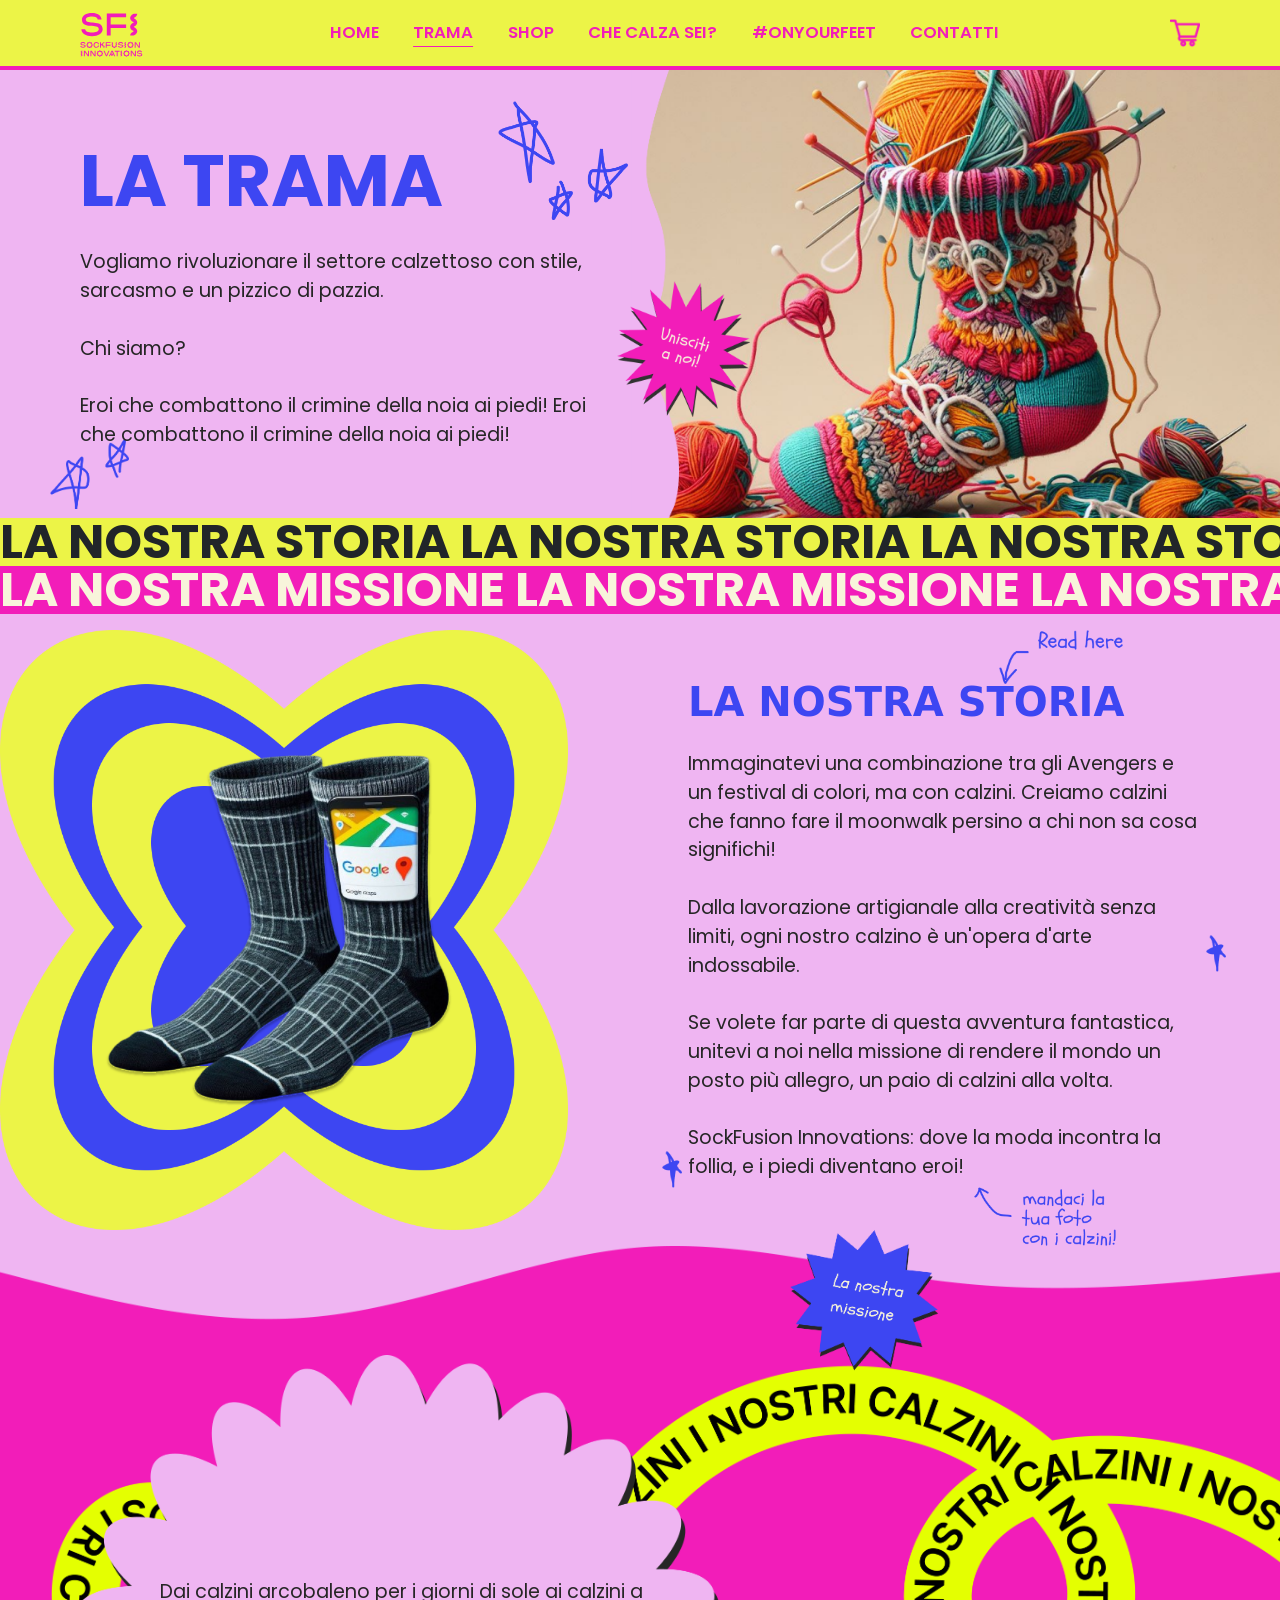
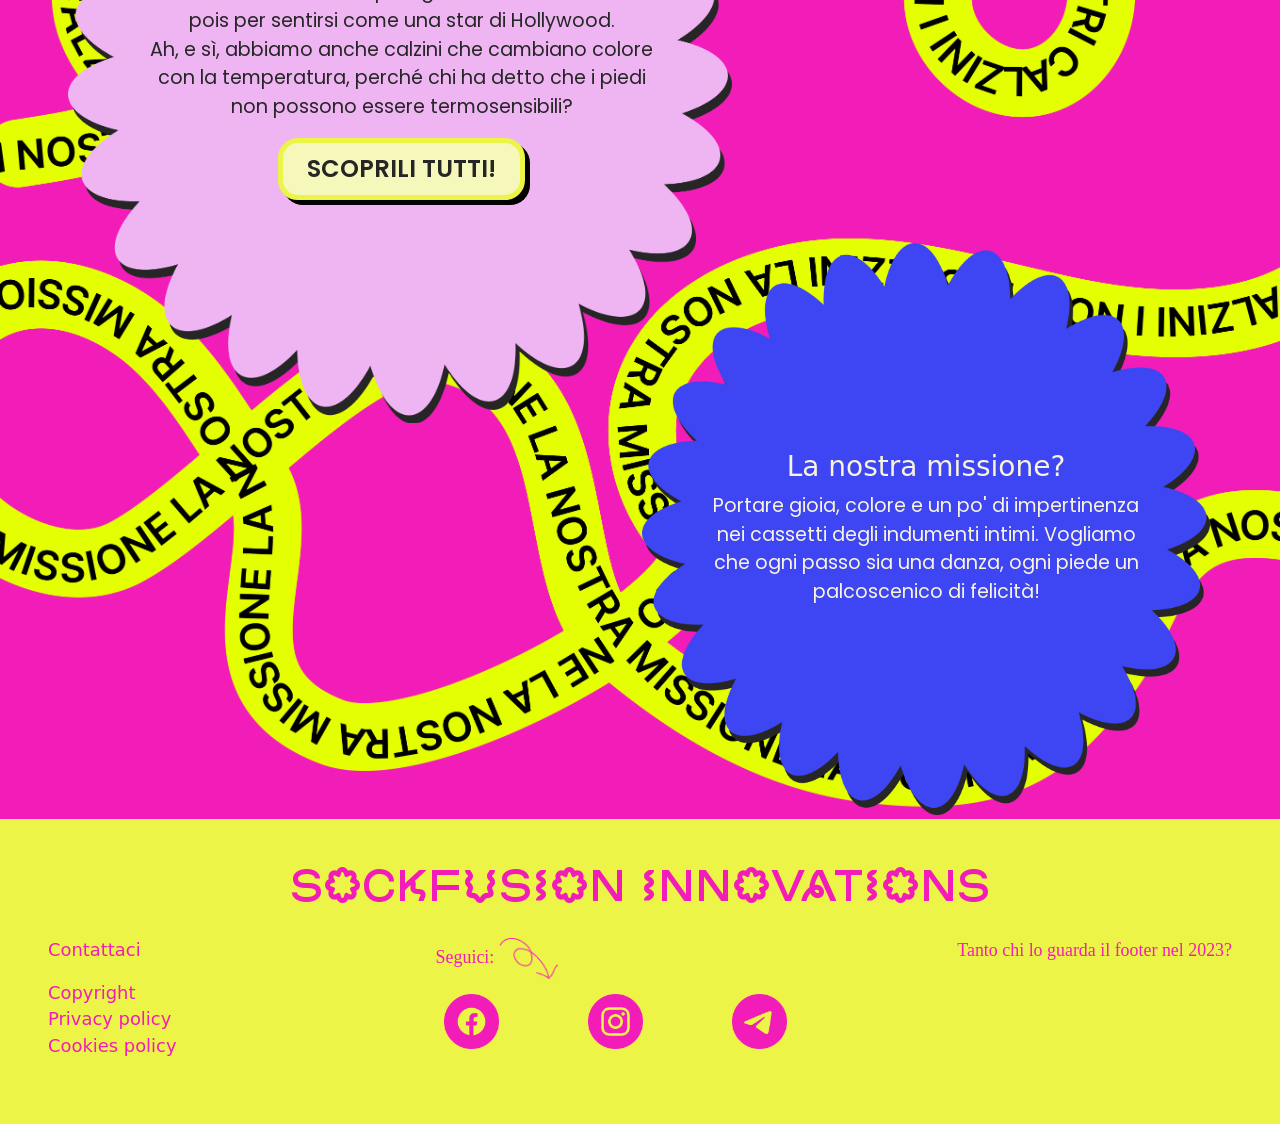
<file: 1_trama.html>
<!DOCTYPE html>
<html lang="it">
<head>
  <meta charset="UTF-8">
  <title>SFI | Trama</title>
  <meta name="viewport" content="width=device-width, initial-scale=1">
  <link href="https://cdn.jsdelivr.net/npm/bootstrap@5.3.2/dist/css/bootstrap.min.css" rel="stylesheet" integrity="sha384-T3c6CoIi6uLrA9TneNEoa7RxnatzjcDSCmG1MXxSR1GAsXEV/Dwwykc2MPK8M2HN" crossorigin="anonymous">
  <script src="https://cdn.jsdelivr.net/npm/bootstrap@5.3.2/dist/js/bootstrap.bundle.min.js" integrity="sha384-C6RzsynM9kWDrMNeT87bh95OGNyZPhcTNXj1NW7RuBCsyN/o0jlpcV8Qyq46cDfL" crossorigin="anonymous"></script>
  <link href="stili.css" rel="stylesheet" type="text/css">
  <link href="tramaCss.css" rel="stylesheet" type="text/css">
  <script src="https://cdnjs.cloudflare.com/ajax/libs/gsap/3.12.2/gsap.min.js"></script>
  <link href="font/font.css" rel="stylesheet" type="text/css">
  <script src="script.js"></script>
</head>
<body onload="onLoadCart()">


<!-- navbar -->

<nav class="navbar navbar-expand-md sticky-top grid-border grid-border-sm">
    <div class="container-fluid px-0">
        <a class="navbar-brand logo py-0" href="index.html"><img class="logo" src="immagini/logo.svg" alt="logo"></a>
        <button class="navbar-toggler shadow-none border-0 rounded-circle custom-toggler pe-0 py-0" type="button" data-bs-toggle="offcanvas" data-bs-target="#offcanvasNavbar" aria-controls="offcanvasNavbar">
            <span class="navbar-toggler-icon"></span>
        </button>
        <div class="sidebar offcanvas offcanvas-start" tabindex="-1" id="offcanvasNavbar" aria-labelledby="offcanvasNavbarLabel">
            <div class="offcanvas-header grid-border grid-border-sm py-2">
                <h5 class="offcanvas-title logo " id="offcanvasNavbarLabel"><img class="logo" src="immagini/logo.svg" alt="logo"></h5>
                <button type="button" class="shadow-none border-0 p-0" data-bs-dismiss="offcanvas" aria-label="Close" >
                    <img alt="" src="immagini/close.png" class="close-btn">
                </button>
            </div>
            <div class="offcanvas-body align-text-center p-0 flex">
                <ul class="navbar-nav justify-content-md-around  align-items-md-center justify-content-xl-evenly flex-grow-1 mx-lg-5 mx-md-1 px-lg-3 px-xl-5 px-md-0">
                    <li class="nav-item ms-md-5 me-md-0 grid-border-sm">
                        <a class="nav-link " aria-current="page" href="index.html">HOME</a>
                    </li>

                    <li class="nav-item mx-md-0 grid-border-sm">
                        <a class="nav-link active" href="1_trama.html">TRAMA</a>

                    </li>

                    <li class="nav-item mx-md-0  grid-border-sm">
                        <a class="nav-link" href="2_shop.html">SHOP</a>

                    </li>

                    <li class="nav-item mx-md-0 grid-border-sm">
                        <a class="nav-link" href="4_calza.html">CHE CALZA SEI?</a>

                    </li>

                    <li class="nav-item mx-md-0 grid-border-sm">
                        <a class="nav-link"  href="5_gallery.html">#ONYOURFEET</a>
                    </li>

                    <li class="nav-item me-md-5 ms-md-0 grid-border-sm">
                        <a class="nav-link" href="6_contatti.html">CONTATTI</a>
                    </li>

                </ul>

                <div id="carrello" class="d-flex align-items-center py-2 py-md-0 position-relative">
                    <img alt="" src="immagini/shopping-cart%20(1).png" class="cart">
                    <div id="counterCart" class="nonCart position-absolute">0</div>
                </div>
            </div>
        </div>
    </div>
</nav>



<!--- contenuto -->


<div class="container-fluid">
  <div class="row pink header position-relative">
    <img src="immagini/trama/stelline_3.png" alt="" class="position-absolute stars-3 d-lg-block">
    <img src="immagini/trama/stelline_2.png" alt="" class="position-absolute stars-2 d-lg-block">
    <div class="col-sm-6 grid-border-left grid-border-sm d-flex align-items-center py-3 py-sm-0">
      <div>
        <h1 class="inter bolder tBlue pb-3 title"> LA TRAMA</h1>
        <div class="position-relative">
          <p class="inter tBlack my-0 p pe-sm-4">
            Vogliamo rivoluzionare il settore calzettoso con stile, sarcasmo e un pizzico di pazzia.
            <br> <br>
            Chi siamo?
            <br> <br>
            Eroi che combattono il crimine della noia ai piedi!
            Eroi che combattono il crimine della noia ai piedi!



          </p>

          <img src="immagini/trama/sticker-uniscitiAnoi.png" alt="" class="position-absolute XSsticker z-3 pulse-on-hover">

        </div>
      </div>

    </div>
    <div class="col-sm-6 px-md-0 background-sm px-0 img-First">
      <div class="wave"></div>
    </div>
  </div>
</div>

<!-- strisce che scorrono con scritte -->

<div class="container-fluid wrapper w-100 p-0 m-0 yellow">
  <div class="scroll ">
    <div class="RightToLeft  inter bolder">
      <p>LA NOSTRA STORIA LA NOSTRA STORIA LA NOSTRA STORIA LA NOSTRA STORIA LA NOSTRA STORIA</p>
      <p>LA NOSTRA STORIA LA NOSTRA STORIA LA NOSTRA STORIA LA NOSTRA STORIA LA NOSTRA STORIA</p>
    </div>
  </div>
</div>
<div class="container-fluid wrapper w-100 p-0 m-0 fucsia">
  <div class="scroll ">
    <div class="LeftToRight tWhite inter bolder">
      <p>LA NOSTRA MISSIONE LA NOSTRA MISSIONE LA NOSTRA MISSIONE LA NOSTRA MISSIONE LA NOSTRA MISSIONE</p>
      <p>LA NOSTRA MISSIONE LA NOSTRA MISSIONE LA NOSTRA MISSIONE LA NOSTRA MISSIONE LA NOSTRA MISSIONE</p>
    </div>
  </div>
</div>

<!-- seconda sezione-->

<div class="container-fluid pink">
  <div class="row pink d-flex py-3">
    <div class="col-sm-6 order-2 order-sm-1 px-md-0 px-0 position-relative d-flex align-items-center">
      <div class="c-background mt-sm-0 mt-3"></div>
    </div>
    <div class="col-sm-6 order-1 order-sm-2 d-flex align-items-center grid-border grid-border-sm ps-md-5 ps-xxl-0 pt-4 pt-sm-0 ps-sm-3">
      <div class="position-relative">
        <img src="immagini/trama/Cread_here.png" alt="" class="position-absolute read-here d-lg-block">
        <img src="immagini/trama/stellina_1.png" alt="" class="position-absolute star-1 d-lg-block">
        <img src="immagini/trama/stellina_1.png" alt="" class="position-absolute starr-2 d-lg-block">
        <img src="immagini/trama/Cmandaci_foto.png" alt="" class="position-absolute send-pic d-lg-block">
        <div class="my-md-5">
          <h2 class="h1 tBlue fw-bold mb-4 my-4">LA NOSTRA STORIA</h2>
          <p class="p inter tBlack  my-md-2 my-0">
            Immaginatevi una combinazione tra gli Avengers e un festival di colori, ma con calzini. Creiamo calzini che fanno fare il moonwalk persino a chi non sa cosa significhi!<br><br>

            Dalla lavorazione artigianale alla creatività senza limiti, ogni nostro calzino è un'opera d'arte indossabile.<br><br>

            Se volete far parte di questa avventura fantastica, unitevi a noi nella missione di rendere il mondo un posto più allegro, un paio di calzini alla volta.<br><br>

            SockFusion Innovations: dove la moda incontra la follia, e i piedi diventano eroi!
          </p>
        </div>
      </div>
    </div>
  </div>
  <div class="row position-relative">
    <img src="immagini/trama/sticker-missione.png" alt="" class="position-absolute z-3 XSsticker2 roll">
    <img src="immagini/trama/onda_horizontal.png" alt="" class= "wave-hor">
  </div>
</div>

<!-- terza sezione -->

<!-- <div class="container-fluid fucsia total-background c-height">
  <div class="row position-relative grid-border grid-border-sm" style="height: 70vh">
    <div class="col-md-6 position-absolute Lpink-sticker">
      <div class="position-relative WPsticker">
        <p class="p inter tBlack">
          Dai calzini arcobaleno per i giorni di sole ai calzini a pois per sentirsi come una star di Hollywood, abbiamo tutto ciò che il vostro cuore (e i vostri piedi) desidera.<br><br>

          Ah, e sì, abbiamo anche calzini che cambiano colore con la temperatura, perché chi ha detto che i piedi non possono essere termosensibili?
        </p>
        <br>
        <div class="bottone px-md-4 py-md-2 btn-yellow tBlack">
          <a href="shop.html" style="text-decoration: none; color:#262626">SCOPRILI TUTTI!</a>
        </div>
        <img src="immagini/trama/click_here.png" alt="" class="position-absolute z-3 click-here">
      </div>
    </div>
    <div class="col-md-5 position-absolute Lblue-sticker">
      <div class="WBsticker">
        <h3 class="tWhite">
          La nostra missione?
        </h3>
        <br>
        <p class="p inter tWhite">
          Portare gioia, colore e un po' di impertinenza nei cassetti degli indumenti intimi. Vogliamo che ogni passo sia una danza, ogni piede un palcoscenico di felicità!
        </p>
      </div>
    </div>
  </div>
</div> -->

<div class="container-fluid fucsia total-background grid-border grid-border-sm" id="md-sm">
    <div class="row">
      <div class="col-md-7 col-sm-9  d-flex justify-content-center align-items-center flex-column Lpink-sticker">
        <div>


          <p class="inter tBlack text-center TS-padding mb-0">
            Dai calzini arcobaleno per i giorni di sole ai calzini a pois per sentirsi come una star di Hollywood.<br>
            Ah, e sì, abbiamo anche calzini che cambiano colore con la temperatura, perché chi ha detto che i piedi non possono essere termosensibili?
          </p>

            <div onclick="location.href='2_shop.html';" class="bottone c-btn mt-md-3 mt-sm-4  px-sm-4 py-2 btn-yellow tBlack">
              <a href="2_shop.html">SCOPRILI TUTTI!</a>
            </div>



        </div>
      </div>
    </div>
  <div class="row margin-flower">
    <div class="col-md-6 offset-md-6 offset-sm-5 col-sm-7 d-flex justify-content-center align-items-center text-center flex-column Lblue-sticker">
      <div>

       <h3 class="tWhite TS-padding">
        La nostra missione?
       </h3>
        <p class=" inter tWhite TS-padding mb-0">
          Portare gioia, colore e un po' di impertinenza nei cassetti degli indumenti intimi. Vogliamo che ogni passo sia una danza, ogni piede un palcoscenico di felicità!
        </p>
      </div>
    </div>
  </div>

</div>
<div class="container-fluid fucsia total-background" id="xs">
  <div class="row position-relative c-overflow">

      <div class="col-12 position-relative d-flex justify-content-center align-items-center Spink-sticker">
       <div>
         <p class="inter tBlack text-center">
           Dai calzini arcobaleno per i giorni di sole ai calzini a pois per sentirsi come una star di Hollywood.<br>
           Abbiamo anche calzini che cambiano colore con la temperatura, scoprili tutti!
         </p>

         <div class="bottone c-btn px-3 py-2  btn-yellow tBlack">
           <a href="2_shop.html">SCOPRILI TUTTI!</a>
         </div>
       </div>


      </div>
      <div class="col-12 position-relative d-flex justify-content-center align-items-center Sblue-sticker">
        <div class="align-text-center">
          <h3 class="tWhite text-center">
            La nostra missione?
          </h3>

          <p class=" inter tWhite text-center">
            Portare gioia, colore e un po' di impertinenza nei cassetti degli indumenti intimi. Vogliamo che ogni passo sia una danza, ogni piede un palcoscenico di felicità!
          </p>
        </div>

      </div>
  </div>
</div>
<!-- footer   -->

<div class="footer p-md-5 p-3 m-0 w-100">

  <div class="row text-center">
    <div class="col-12 comba"><h1>SOCKFUSION INNOVATIONS</h1></div>
  </div>


  <div class="row mt-3">
    <div class="col-md-3 col-6">
      <p><a class="fw-bolder nav-link" href="6_contatti.html">
        Contattaci
      </a></p>
      <p class="small">
        Copyright<br>
        Privacy policy<br>
        Cookies policy
      </p>
    </div>

    <div class="col-md-6 col-6 d-flex  justify-content-center ">
      <div class="m-0 p-0">
        <div class="row">
          <div class="col-md-12 col-6">
            <p  id="seguici" class="schoolbell" style="display: inline-block;" >Seguici:</p>
            <img id="freccia" src="immagini/freccia.png" alt="">
          </div>
          <div class="col-md-12 col-6">
            <div class="row">
              <div class="col-md-4 col-12">
                <img class="m-2 icona" src="immagini/facebook.png" alt="">
              </div>
              <div class="col-md-4 col-12">
                <img class="m-2 icona" src="immagini/instagram.png" alt="">
              </div>
              <div class="col-md-4 col-12">
                <img class="m-2 icona" src="immagini/telegram.png" alt="">
              </div>
            </div>
          </div>
        </div>
        <!--<div class="row">
          <div class="col-md-12 col-4">
            <p class="schoolbell" style="display: inline-block;" >Seguici:</p>
            <img src="immagini/freccia.png" width="60px">
          </div>
          <div class="col-md-4 d-flex justify-content-center ">
            <img class="m-2 icona" src="immagini/facebook.png" >
          </div>
          <div class="col-md-4 col-12 d-flex justify-content-center">
            <img class="m-2 icona" src="immagini/instagram.png">
          </div>
          <div class="col-md-4 col-12 d-flex justify-content-center">
            <img class="m-2 icona" src="immagini/telegram.png">
          </div>
        </div> -->

      </div>
    </div>

    <div class="col-md-3 ">
      <p class="schoolbell text-md-end text-center">Tanto chi lo guarda il footer nel 2023?</p>
    </div>
  </div>


</div>
</body>
</html>
</file>
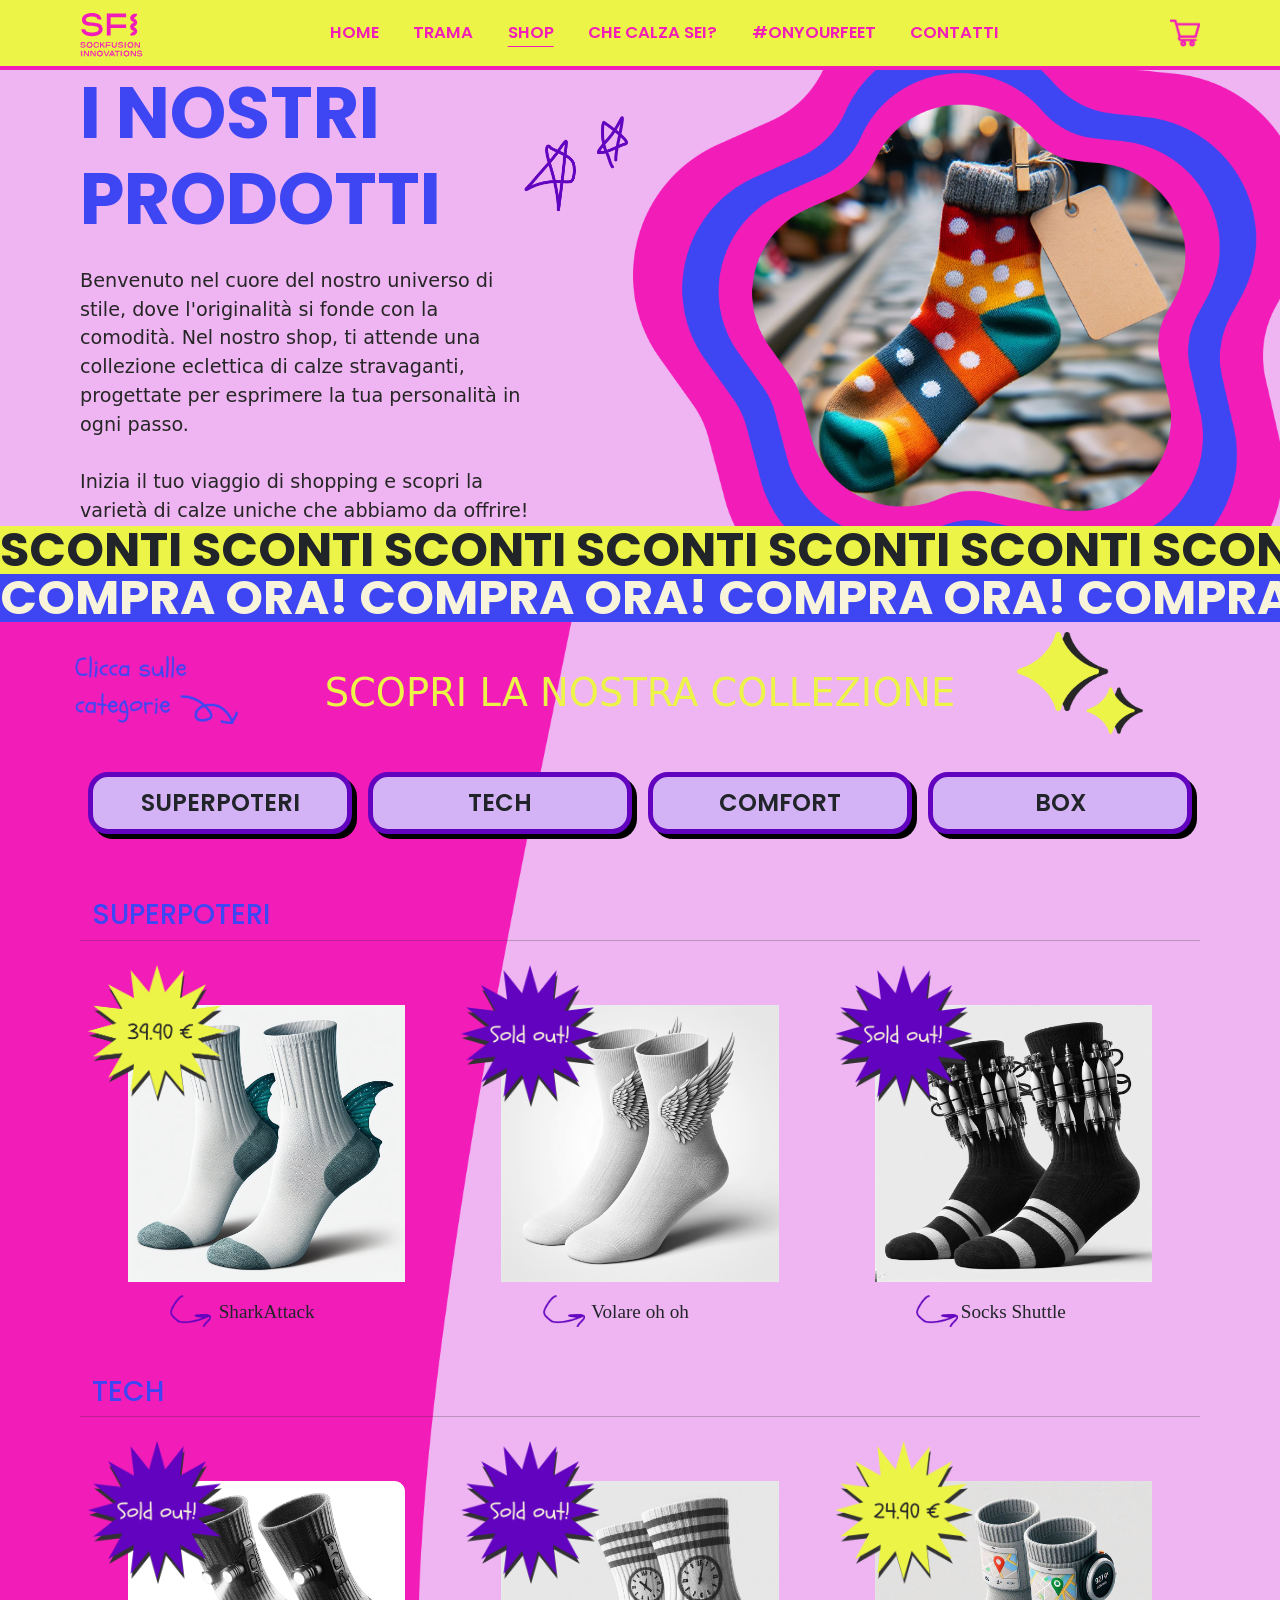
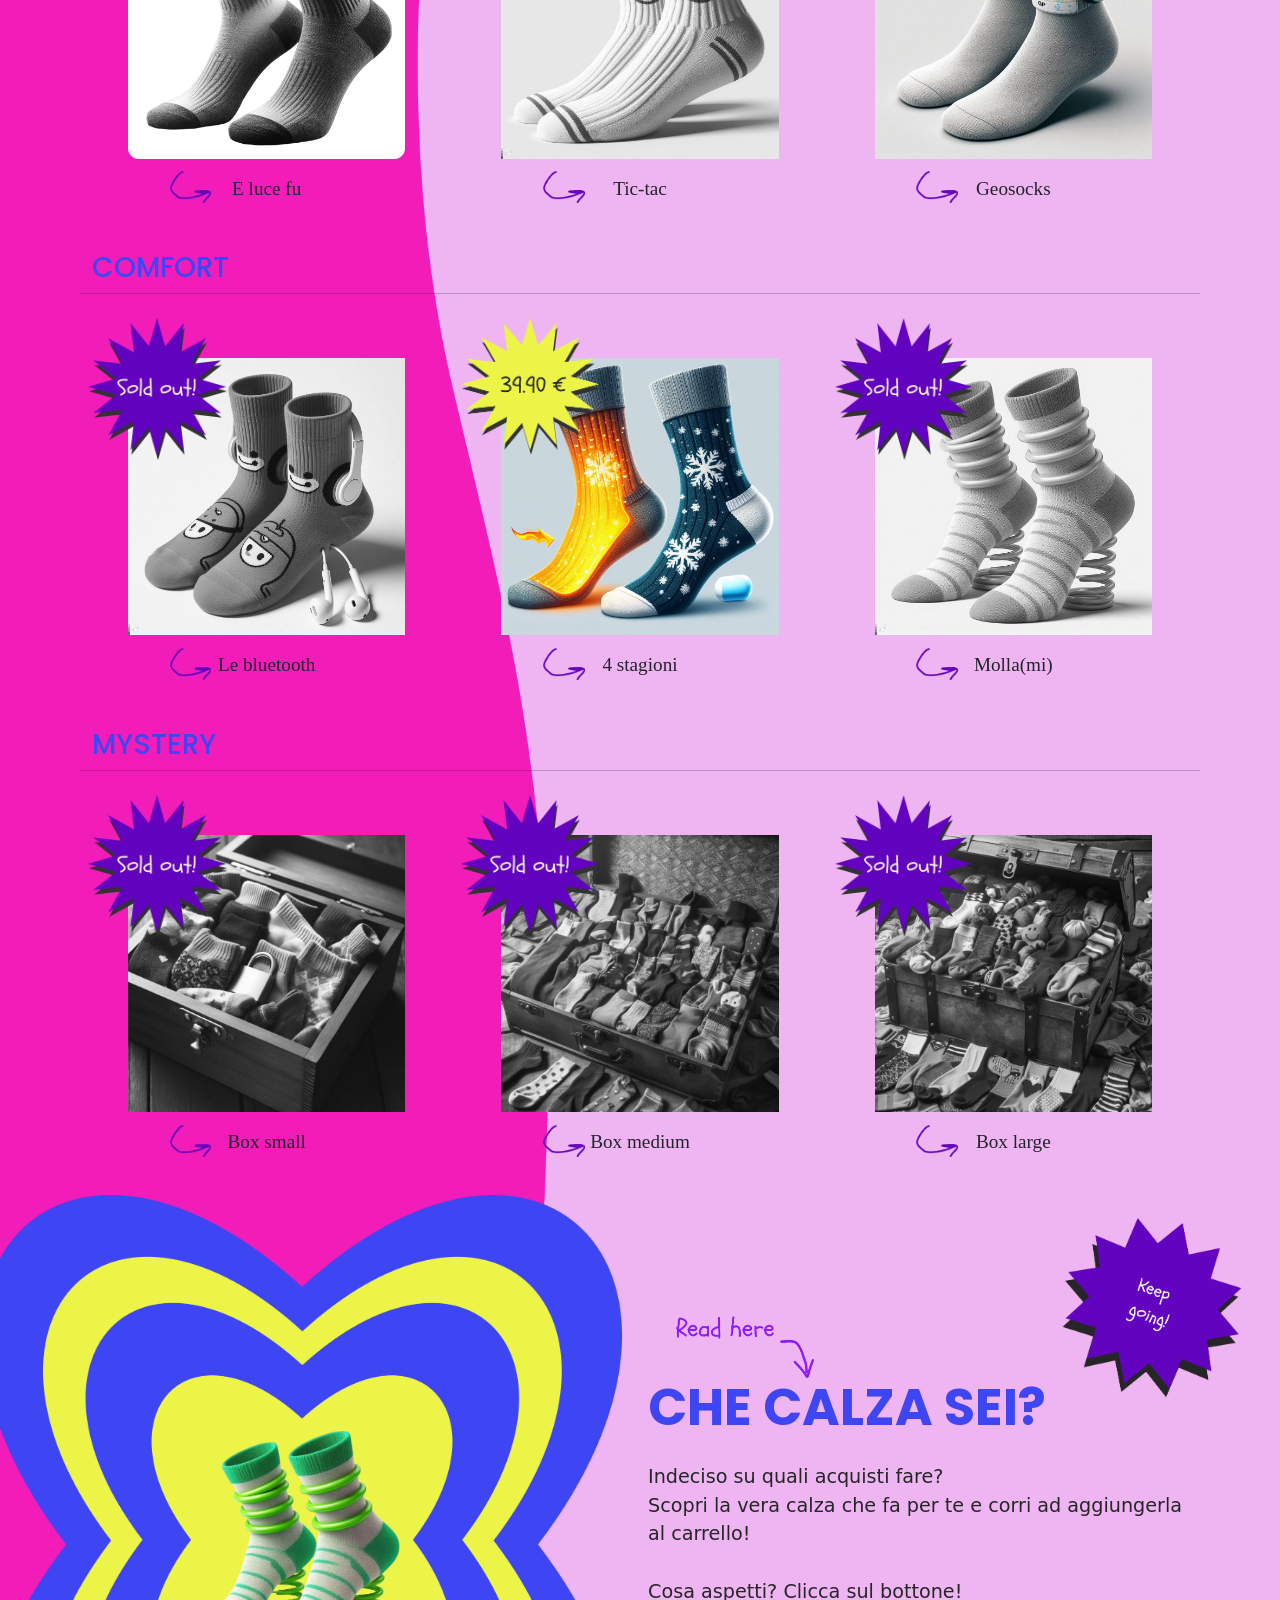
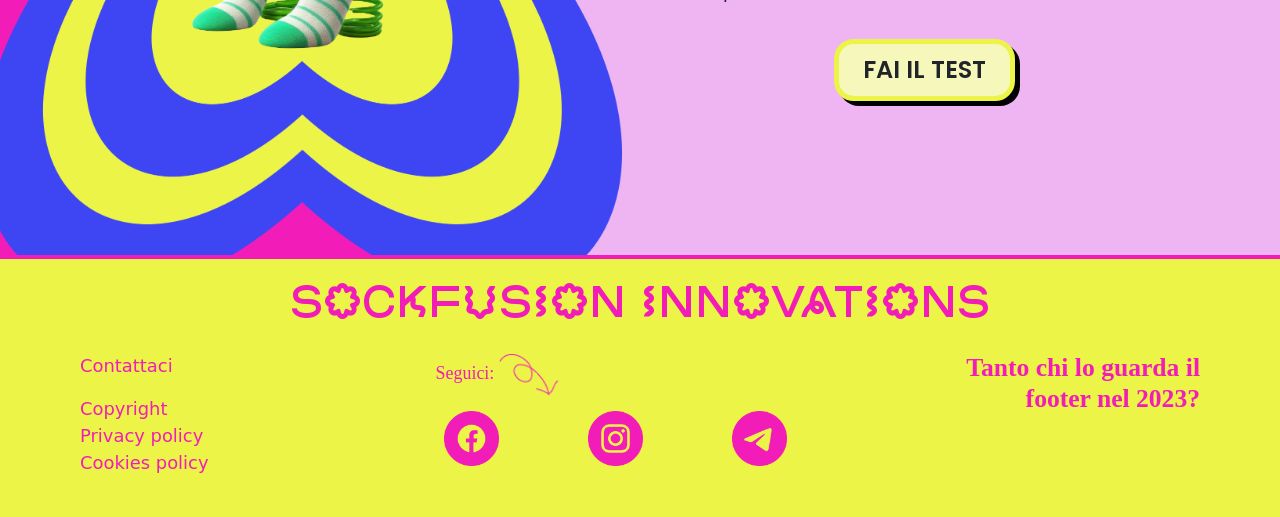
<file: 2_shop.html>
<!DOCTYPE html>
<html lang="it">
<head>
    <meta charset="UTF-8">
    <title>SFI | Shop</title>
    <meta name="viewport" content="width=device-width, initial-scale=1">
    <link href="https://cdn.jsdelivr.net/npm/bootstrap@5.3.2/dist/css/bootstrap.min.css" rel="stylesheet" integrity="sha384-T3c6CoIi6uLrA9TneNEoa7RxnatzjcDSCmG1MXxSR1GAsXEV/Dwwykc2MPK8M2HN" crossorigin="anonymous">
    <script src="https://cdn.jsdelivr.net/npm/bootstrap@5.3.2/dist/js/bootstrap.bundle.min.js" integrity="sha384-C6RzsynM9kWDrMNeT87bh95OGNyZPhcTNXj1NW7RuBCsyN/o0jlpcV8Qyq46cDfL" crossorigin="anonymous"></script>
    <link href="stili.css" rel="stylesheet" type="text/css">
    <link href="shopCss.css" rel="stylesheet" type="text/css">
    <script src="script.js"></script>
    <link href="https://unpkg.com/aos@2.3.1/dist/aos.css" rel="stylesheet">
    <script src="https://unpkg.com/aos@2.3.1/dist/aos.js"></script>
</head>
<body onload="onLoadCart()">
<script>
    AOS.init({offset:200,
        duration:1000}
    );
</script>
<nav class="navbar navbar-expand-md sticky-top grid-border grid-border-sm">
    <div class="container-fluid px-0">
        <a class="navbar-brand logo py-0" href="index.html"><img class="logo" src="immagini/logo.svg" alt="logo"></a>
        <button class="navbar-toggler shadow-none border-0 rounded-circle custom-toggler pe-0 py-0" type="button" data-bs-toggle="offcanvas" data-bs-target="#offcanvasNavbar" aria-controls="offcanvasNavbar">
            <span class="navbar-toggler-icon"></span>
        </button>
        <div class="sidebar offcanvas offcanvas-start" tabindex="-1" id="offcanvasNavbar" aria-labelledby="offcanvasNavbarLabel">
            <div class="offcanvas-header grid-border grid-border-sm py-2">
                <h5 class="offcanvas-title logo " id="offcanvasNavbarLabel"><img class="logo" src="immagini/logo.svg" alt="logo"></h5>
                <button type="button" class="shadow-none border-0 p-0" data-bs-dismiss="offcanvas" aria-label="Close" >
                    <img alt="" src="immagini/close.png" class="close-btn">
                </button>
            </div>
            <div class="offcanvas-body align-text-center p-0 flex">
                <ul class="navbar-nav justify-content-md-around  align-items-md-center justify-content-xl-evenly flex-grow-1 mx-lg-5 mx-md-1 px-lg-3 px-xl-5 px-md-0">
                    <li class="nav-item ms-md-5 me-md-0 grid-border-sm">
                        <a class="nav-link " aria-current="page" href="index.html">HOME</a>
                    </li>

                    <li class="nav-item mx-md-0 grid-border-sm">
                        <a class="nav-link " href="1_trama.html">TRAMA</a>

                    </li>

                    <li class="nav-item mx-md-0  grid-border-sm">
                        <a class="nav-link active" href="2_shop.html">SHOP</a>

                    </li>

                    <li class="nav-item mx-md-0 grid-border-sm">
                        <a class="nav-link" href="4_calza.html">CHE CALZA SEI?</a>

                    </li>

                    <li class="nav-item mx-md-0 grid-border-sm">
                        <a class="nav-link"  href="5_gallery.html">#ONYOURFEET</a>
                    </li>

                    <li class="nav-item me-md-5 ms-md-0 grid-border-sm">
                        <a class="nav-link" href="6_contatti.html">CONTATTI</a>
                    </li>

                </ul>

                <div id="carrello" class="d-flex align-items-center py-2 py-md-0 position-relative">
                    <img alt="" src="immagini/shopping-cart%20(1).png" class="cart">
                    <div id="counterCart" class="nonCart position-absolute">0</div>
                </div>
            </div>
        </div>
    </div>
</nav>
<!-- contenuto -->
<div class=" container-fluid pink" >
    <div class="row header position-relative" style="overflow-x: hidden">
        <img src="immagini/shop/s1.png" class="position-absolute star1" alt="">
        <div class="col-sm-5 d-flex flex-column align-self-center position-relative grid-border grid-border-sm d-flex align-items-center pe-sm-0 pt-5 pt-md-0">
            <div>
                <h1 class="inter title bolder tBlue position-relative" >
                    I NOSTRI <br>PRODOTTI
                </h1>
                <p class="mb-sm-0 pt-sm-3 tBlack" >
                <span id="text-hide"> Benvenuto nel cuore del nostro universo di stile, dove l'originalità si fonde con la comodità. Nel nostro shop, ti attende una collezione eclettica di calze stravaganti, progettate per esprimere la tua personalità in ogni passo.
                <br><br>
                Inizia il tuo viaggio di shopping e scopri la varietà di calze uniche che abbiamo da offrire! </span>
                    <span id="text-hide2" >Inizia il tuo viaggio di shopping e scopri la varietà di calze uniche che abbiamo da offrire, mi raccomando, ricordati di pagare!</span>
                </p>
            </div>


        </div>
        <div class="col-sm-7 px-sm-0 px-0" id="background1" data-aos="fade-left" >
            <div class="pbackground">

            </div>
        </div>
    </div>
</div>
<div class="container-fluid wrapper w-100 p-0 m-0 yellow">
    <div class="scroll ">
        <div class="RightToLeft  inter bolder">
            <p>SCONTI SCONTI SCONTI SCONTI SCONTI SCONTI SCONTI SCONTI SCONTI SCONTI SCONTI SCONTI</p>
            <p>SCONTI SCONTI SCONTI SCONTI SCONTI SCONTI SCONTI SCONTI SCONTI SCONTI SCONTI SCONTI</p>
        </div>
    </div>
</div>
<div class="container-fluid wrapper w-100 p-0 m-0 blu">
    <div class="scroll ">
        <div class="LeftToRight tWhite inter bolder">
            <p>COMPRA ORA! COMPRA ORA! COMPRA ORA! COMPRA ORA! COMPRA ORA! COMPRA ORA! COMPRA ORA!</p>
            <p>COMPRA ORA! COMPRA ORA! COMPRA ORA! COMPRA ORA! COMPRA ORA! COMPRA ORA! COMPRA ORA!</p>
        </div>
    </div>
</div>

<div class="container-fluid pVector pink" >
    <div style="position:relative;">
        <h2 class="py-sm-2 py-md-5 tYellow py-sm-0 py-3" style="text-align: center" > SCOPRI LA NOSTRA COLLEZIONE</h2>
        <img src="immagini/shop/stelleshop.png" class="starshop pulse-on-hover" alt="" >
        <img src="immagini/shop/scritta1.png" alt="" class="textshop1 position-absolute" >
    </div>
    <div class="row grid-border grid-border-sm" >
        <div class="col-md-3 col-6 my-3 my-md-0 ps-0  px-md-2">
            <div class="bottone btn-purple py-2 superpower" style="width: 100%; text-align: center" data-val="superpower" data-active="none" onclick="filterButtons(this)">
                SUPERPOTERI
            </div>
        </div>
        <div class="col-md-3 col-6 my-3 my-md-0 pe-0  px-md-2">
            <div class="bottone btn-purple py-2 tech" style="width: 100%;text-align: center" data-val="tech" data-active="none" onclick="filterButtons(this)">
                TECH
            </div>
        </div>
        <div class="col-md-3 col-6 mb-3 ps-0 px-md-2">
            <div class="bottone btn-purple py-2 comfort" style="width: 100%;text-align: center" data-val="comfort" data-active="none" onclick="filterButtons(this)">
                COMFORT
            </div>
        </div>
        <div class="col-md-3 col-6 mb-3 pe-0  px-md-2">
            <div class="bottone btn-purple py-2 mystery" style="width: 100%;text-align: center" data-val="mystery" data-active="none" onclick="filterButtons(this)">
                BOX
            </div>


        </div>
    </div>

    <div class="row grid-border grid-border-sm d-flex justify-content-between pt-sm-5 products" id="superpower">
        <h3 class="inter tBlue">SUPERPOTERI</h3>
        <hr>
        <div class="col-sm-4 px-sm-2 px-lg-4 px-xl-5 col-6 ps-0 pe-4 mt-3 mt-sm-0 mb-4 mb-sm-0">
            <div class="grid-item mt-md-5 " style="position: relative" >
                <a href="3_prodotto.html" onmouseover="document.getElementById('shark').style.display = 'none'; document.getElementById('shape1').style.display = 'inline';" onmouseout="document.getElementById('shape1').style.display = 'none'; document.getElementById('shark').style.display = 'inline';">
                    <img src="immagini/shop/sharkattack.png" id="shark" class="imgshop" alt="shark attack">
                    <img src="immagini/shop/formashark.png" id="shape1" class="shape1" alt="shark attack">
                </a>
                <img src="immagini/shop/stellina.png" class="price-position" alt="">
                <img src="immagini/shop/freccianome.png" class="arrow position-absolute" alt="">
                <p style="text-align: center" class="pt-md-3 schoolbell" >SharkAttack</p>
            </div>

        </div>
        <div class="col-sm-4 px-sm-2 px-lg-4 px-xl-5 col-6 ps-4 pe-0 mt-3 mt-sm-0">
            <div class="grid-item mt-md-5 " style="position: relative" >
                <a href="#" onmouseover="document.getElementById('volare').style.display = 'none'; document.getElementById('shape2').style.display = 'inline';" onmouseout="document.getElementById('shape2').style.display = 'none'; document.getElementById('volare').style.display = 'inline';">
                    <img src="immagini/shop/volare.png" id="volare" class="imgshop biancoenero" alt="volare oh oh">
                    <img src="immagini/shop/forma2.png" id="shape2" class="shape1 biancoenero" alt="volare oh oh">
                </a>
                <img src="immagini/shop/stellinasoldout.png" class="price-position" alt="">
                <img src="immagini/shop/freccianome.png" class="arrow position-absolute" alt="">
                <p style="text-align: center" class="pt-md-3 schoolbell" >Volare oh oh</p>
            </div>


        </div>
        <div class="col-sm-4 px-sm-2 px-lg-4 px-xl-5 col-6 ps-0 pe-4 ">
            <div class="grid-item mt-md-5" style="position: relative" >
                <a href="#" onmouseover="document.getElementById('razzi').style.display = 'none'; document.getElementById('shape3').style.display = 'inline';" onmouseout="document.getElementById('shape3').style.display = 'none'; document.getElementById('razzi').style.display = 'inline';">
                    <img src="immagini/shop/razzi.png" id="razzi" class="imgshop biancoenero" alt="Socks Shuttle">
                    <img src="immagini/shop/forma3.png" id="shape3" class="shape1 biancoenero" alt="Socks Shuttle">
                </a>
                <img src="immagini/shop/stellinasoldout.png" class="price-position" alt="">
                <img src="immagini/shop/freccianome.png" class="arrow position-absolute" alt="">
                <p style="text-align: center" class="pt-md-3 schoolbell" >Socks Shuttle</p>
            </div>

        </div>
    </div>

    <div class="row grid-border grid-border-sm d-flex justify-content-between pt-sm-5  products" id="tech">
        <h3 class="inter tBlue">TECH</h3>
        <hr>
        <div class="col-sm-4 px-sm-2 px-lg-4 px-xl-5 col-6 ps-0 pe-4 mt-3 mt-sm-0 mb-4 mb-sm-0">
            <div class="grid-item mt-md-5 " style="position: relative" >
                <a href="#" onmouseover="document.getElementById('torcia').style.display = 'none'; document.getElementById('shape4').style.display = 'inline';" onmouseout="document.getElementById('shape4').style.display = 'none'; document.getElementById('torcia').style.display = 'inline';">
                    <img src="immagini/shop/torcia.png" id="torcia" class="imgshop biancoenero" alt="E luce fu">
                    <img src="immagini/shop/forma6.png" id="shape4" class="shape1 biancoenero" alt="E luce fu">
                </a>
                <img src="immagini/shop/stellinasoldout.png" class="price-position" alt="">
                <img src="immagini/shop/freccianome.png" class="arrow position-absolute" alt="">
                <p style="text-align: center" class="pt-md-3 schoolbell" >E luce fu</p>
            </div>

        </div>
        <div class="col-sm-4 px-sm-2 px-lg-4 px-xl-5 col-6 ps-4 pe-0 mt-3 mt-sm-0">
            <div class="grid-item mt-md-5 " style="position: relative" >
                <a href="#" onmouseover="document.getElementById('tempo').style.display = 'none'; document.getElementById('shape5').style.display = 'inline';" onmouseout="document.getElementById('shape5').style.display = 'none'; document.getElementById('tempo').style.display = 'inline';">
                    <img src="immagini/shop/tempo.png" id="tempo" class="imgshop biancoenero" alt="Tic-tac">
                    <img src="immagini/shop/forma5.png" id="shape5" class="shape1 biancoenero" alt="Tic-tac">
                </a>
                <img src="immagini/shop/stellinasoldout.png" class="price-position" alt="">
                <img src="immagini/shop/freccianome.png" class="arrow position-absolute" alt="">
                <p style="text-align: center" class="pt-md-3 schoolbell" >Tic-tac</p>
            </div>

        </div>
        <div class="col-sm-4 px-sm-2 px-lg-4 px-xl-5 col-6 ps-0 pe-4">
            <div class="grid-item mt-md-5 " style="position: relative" >
                <a href="3.1_prodotto2.html" onmouseover="document.getElementById('geo').style.display = 'none'; document.getElementById('shape6').style.display = 'inline';" onmouseout="document.getElementById('shape6').style.display = 'none'; document.getElementById('geo').style.display = 'inline';">
                    <img src="immagini/shop/tech1.png" id="geo" class="imgshop" alt="Geosocks">
                    <img src="immagini/shop/forma.png" id="shape6" class="shape1" alt="Geosocks">
                </a>
                <img src="immagini/shop/stellinaventi.png" class="price-position" alt="">
                <img src="immagini/shop/freccianome.png" class="arrow position-absolute" alt="">
                <p style="text-align: center" class="pt-md-3 schoolbell" >Geosocks</p>
            </div>

        </div>
    </div>
    <div class="row grid-border grid-border-sm d-flex justify-content-between pt-sm-5  products" id="comfort">
        <h3 class="inter tBlue">COMFORT</h3>
        <hr>
        <div class="col-sm-4 px-sm-2 px-lg-4 px-xl-5 col-6 ps-0 pe-4 mt-3 mt-sm-0 mb-4 mb-sm-0">
            <div class="grid-item mt-md-5" style="position: relative" >
                <a href="#" onmouseover="document.getElementById('music').style.display = 'none'; document.getElementById('shape7').style.display = 'inline';" onmouseout="document.getElementById('shape7').style.display = 'none'; document.getElementById('music').style.display = 'inline';">
                    <img src="immagini/shop/music.png" id="music" class="imgshop biancoenero" alt="Le bluetooth">
                    <img src="immagini/shop/forma7.png" id="shape7" class="shape1 biancoenero" alt="Le bluetooth">
                </a>
                <img src="immagini/shop/stellinasoldout.png" class="price-position" alt="">
                <img src="immagini/shop/freccianome.png" class="arrow position-absolute" alt="">
                <p style="text-align: center" class="pt-md-3 schoolbell" >Le bluetooth</p>
            </div>

        </div>
        <div class="col-sm-4 px-sm-2 px-lg-4 px-xl-5 col-6 ps-4 pe-0 mt-3 mt-sm-0">
            <div class="grid-item mt-md-5 " style="position: relative" >
                <a href="3.2_prodotto3.html" onmouseover="document.getElementById('temperatura').style.display = 'none'; document.getElementById('shape8').style.display = 'inline';" onmouseout="document.getElementById('shape8').style.display = 'none'; document.getElementById('temperatura').style.display = 'inline';">
                    <img src="immagini/shop/temperatura.png" id="temperatura" class="imgshop" alt="4 stagioni">
                    <img src="immagini/shop/forma8.png" id="shape8" class="shape1" alt="4 stagioni">
                </a>
                <img src="immagini/shop/stellina.png" class="price-position" alt="">
                <img src="immagini/shop/freccianome.png" class="arrow position-absolute" alt="">
                <p style="text-align: center" class="pt-md-3 schoolbell" >4 stagioni</p>
            </div>

        </div>
        <div class="col-sm-4 px-sm-2 px-lg-4 px-xl-5 col-6 ps-0 pe-4">
            <div class="grid-item mt-md-5 " style="position: relative" >
                <a href="#" onmouseover="document.getElementById('molla').style.display = 'none'; document.getElementById('shape9').style.display = 'inline';" onmouseout="document.getElementById('shape9').style.display = 'none'; document.getElementById('molla').style.display = 'inline';">
                    <img src="immagini/shop/molla.png" id="molla" class="imgshop biancoenero" alt="Molla(mi)">
                    <img src="immagini/shop/forma9.png" id="shape9" class="shape1 biancoenero" alt="Molla(mi)">
                </a>
                <img src="immagini/shop/stellinasoldout.png" class="price-position" alt="">
                <img src="immagini/shop/freccianome.png" class="arrow position-absolute" alt="">
                <p style="text-align: center" class="pt-md-3 schoolbell" >Molla(mi)</p>
            </div>

        </div>
    </div>
    <div class="row grid-border grid-border-sm d-flex justify-content-between pt-sm-5  products" id="mystery">
        <h3 class="inter tBlue">MYSTERY</h3>
        <hr>
        <div class="col-sm-4 px-sm-2 px-lg-4 px-xl-5 col-6 ps-0 pe-4 mt-3 mt-sm-0 mb-4 mb-sm-0">
            <div class="grid-item mt-md-5 " style="position: relative" >
                <a href="#" onmouseover="document.getElementById('mysterys').style.display = 'none'; document.getElementById('shape11').style.display = 'inline';" onmouseout="document.getElementById('shape11').style.display = 'none'; document.getElementById('mysterys').style.display = 'inline';">
                    <img src="immagini/shop/mysterys.png" id="mysterys" class="imgshop biancoenero" alt="Box small">
                    <img src="immagini/shop/forma11.png" id="shape11" class="shape1 biancoenero" alt="Box small">
                </a>
                <img src="immagini/shop/stellinasoldout.png" class="price-position" alt="">
                <img src="immagini/shop/freccianome.png" class="arrow position-absolute" alt="">
                <p style="text-align: center" class="pt-md-3 schoolbell" >Box small</p>
            </div>

        </div>
        <div class="col-sm-4 px-sm-2 px-lg-4 px-xl-5 col-6 ps-4 pe-0 mt-3 mt-sm-0">
            <div class="grid-item mt-md-5 " style="position: relative" >
                <a href="#" onmouseover="document.getElementById('mysterym').style.display = 'none'; document.getElementById('shape12').style.display = 'inline';" onmouseout="document.getElementById('shape12').style.display = 'none'; document.getElementById('mysterym').style.display = 'inline';">
                    <img src="immagini/shop/mysterym.png" id="mysterym" class="imgshop biancoenero" alt="Box medium">
                    <img src="immagini/shop/forma12.png" id="shape12" class="shape1 biancoenero" alt="Box medium">
                </a>
                <img src="immagini/shop/stellinasoldout.png" class="price-position" alt="">
                <img src="immagini/shop/freccianome.png" class="arrow position-absolute" alt="">
                <p style="text-align: center" class="pt-md-3 schoolbell" >Box medium</p>
            </div>

        </div>
        <div class="col-sm-4 px-sm-2 px-lg-4 px-xl-5 col-6 ps-0 pe-4">
            <div class="grid-item mt-md-5 " style="position: relative" >
                <a href="#" onmouseover="document.getElementById('mysteryl').style.display = 'none'; document.getElementById('shape13').style.display = 'inline';" onmouseout="document.getElementById('shape13').style.display = 'none'; document.getElementById('mysteryl').style.display = 'inline';">
                    <img src="immagini/shop/mysteryl.png" id="mysteryl" class="imgshop biancoenero" alt="Box large">
                    <img src="immagini/shop/forma13.png" id="shape13" class="shape1 biancoenero" alt="Box large">
                </a>
                <img src="immagini/shop/stellinasoldout.png" class="price-position" alt="">
                <img src="immagini/shop/freccianome.png" class="arrow position-absolute" alt="">
                <p style="text-align: center" class="pt-md-3 schoolbell" >Box large</p>
            </div>

        </div>
    </div>

    <!--
    <div class="row px-md-5 px-4 d-flex justify-content-between pt-md-5">
        <div class="col-md-4 px-md-5 col-6 ps-0 pe-4 mt-5 mt-md-0">
            <div class="grid-item mt-md-5 " style="position: relative" >
                <a href="#" onmouseover="document.getElementById('tech1').style.display = 'none'; document.getElementById('shape1').style.display = 'inline';" onmouseout="document.getElementById('shape1').style.display = 'none'; document.getElementById('tech1').style.display = 'inline';">
                    <img src="immagini/shop/tech1.png" id="tech1" class="imgshop">
                    <img src="immagini/shop/forma.png" id="shape1" class="shape1">
                </a>
                <img src="immagini/shop/stellina.png" class="price-position">

            </div>
            <p style="text-align: center" class="pt-md-3 schoolbell" >Calza</p>
        </div>
        <div class="col-md-4 px-md-5 col-6 ps-4 pe-0 mt-5 mt-md-0">
            <div class="grid-item mt-md-5 " style="position: relative" >
                <a href="#" onmouseover="document.getElementById('volare').style.display = 'none'; document.getElementById('shape2').style.display = 'inline';" onmouseout="document.getElementById('shape2').style.display = 'none'; document.getElementById('volare').style.display = 'inline';">
                    <img src="immagini/shop/volare.png" id="volare" class="imgshop">
                    <img src="immagini/shop/forma2.png" id="shape2" class="shape1">
                </a>
                <img src="immagini/shop/stellina.png" class="price-position">

            </div>
            <p style="text-align: center" class="pt-md-3 schoolbell" >Calza</p>
        </div>
        <div class="col-md-4 px-md-5 col-6 ps-0 pe-4 ">
            <div class="grid-item mt-md-5" style="position: relative" >
                <a href="#" onmouseover="document.getElementById('razzi').style.display = 'none'; document.getElementById('shape3').style.display = 'inline';" onmouseout="document.getElementById('shape3').style.display = 'none'; document.getElementById('razzi').style.display = 'inline';">
                    <img src="immagini/shop/razzi.png" id="razzi" class="imgshop">
                    <img src="immagini/shop/forma3.png" id="shape3" class="shape1">
                </a>
                <img src="immagini/shop/stellina.png" class="price-position">

            </div>
            <p style="text-align: center" class="pt-md-3 schoolbell" >Calza</p>
        </div>
    <div>

    <div class="row px-md-5 px-4 d-flex justify-content-between pt-md-5">
        <div class="col-md-4 px-md-5 col-6 ps-4 pe-0">
            <div class="grid-item mt-md-5 " style="position: relative" >
                <a href="#" onmouseover="document.getElementById('astuccio').style.display = 'none'; document.getElementById('shape4').style.display = 'inline';" onmouseout="document.getElementById('shape4').style.display = 'none'; document.getElementById('astuccio').style.display = 'inline';">
                    <img src="immagini/shop/astuccio.png" id="astuccio" class="imgshop">
                    <img src="immagini/shop/forma4.png" id="shape4" class="shape1">
                </a>
                <img src="immagini/shop/stellina.png" class="price-position">

            </div>
            <p style="text-align: center" class="pt-md-3 schoolbell" >Calza</p>
        </div>
        <div class="col-md-4 px-md-5 col-6 ps-0 pe-4">
            <div class="grid-item mt-md-5 " style="position: relative" >
                <a href="#" onmouseover="document.getElementById('tempo').style.display = 'none'; document.getElementById('shape5').style.display = 'inline';" onmouseout="document.getElementById('shape5').style.display = 'none'; document.getElementById('tempo').style.display = 'inline';">
                    <img src="immagini/shop/tempo.png" id="tempo" class="imgshop">
                    <img src="immagini/shop/forma5.png" id="shape5" class="shape1">
                </a>
                <img src="immagini/shop/stellina.png" class="price-position">

            </div>
            <p style="text-align: center" class="pt-md-3 schoolbell" >Calza</p>
        </div>
        <div class="col-md-4 px-md-5 col-6 ps-4 pe-0">
            <div class="grid-item mt-md-5 " style="position: relative" >
                <a href="#" onmouseover="document.getElementById('torcia').style.display = 'none'; document.getElementById('shape6').style.display = 'inline';" onmouseout="document.getElementById('shape6').style.display = 'none'; document.getElementById('torcia').style.display = 'inline';">
                    <img src="immagini/shop/torcia.png" id="torcia" class="imgshop">
                    <img src="immagini/shop/forma6.png" id="shape6" class="shape1">
                </a>
                <img src="immagini/shop/stellina.png" class="price-position">

            </div>
            <p style="text-align: center" class="pt-md-3 schoolbell" >Calza</p>
        </div>
    <div>



    <div class="row px-md-5 px-4 d-flex justify-content-between pt-md-5">
        <div class="col-md-4 px-md-5 col-6 ps-4 pe-0">
            <div class="grid-item mt-md-5 " style="position: relative" >
                <a href="#" onmouseover="document.getElementById('elegante').style.display = 'none'; document.getElementById('shape10').style.display = 'inline';" onmouseout="document.getElementById('shape10').style.display = 'none'; document.getElementById('elegante').style.display = 'inline';">
                    <img src="immagini/shop/elegante.png" id="elegante" class="imgshop">
                    <img src="immagini/shop/forma10.png" id="shape10" class="shape1">
                </a>
                <img src="immagini/shop/stellina.png" class="price-position">

            </div>
            <p style="text-align: center" class="pt-md-3 schoolbell" >Calza</p>
        </div>
        <div class="col-md-4 px-md-5 col-6 ps-0 pe-4">
            <div class="grid-item mt-md-5 " style="position: relative" >
                <img src="immagini/shop/mysterys.png"  class="imgshop">
                <img src="immagini/shop/stellina.png" class="price-position">

            </div>
            <p style="text-align: center" class="pt-md-3 schoolbell" >Calza</p>
        </div>
        <div class="col-md-4 px-md-5 col-6 ps-4 pe-0">
            <div class="grid-item mt-md-5 " style="position: relative" >
                <img src="immagini/shop/mysteryl.png"  class="imgshop">
                <img src="immagini/shop/stellina.png" class="price-position">

            </div>
            <p style="text-align: center" class="pt-md-3 schoolbell" >Calza</p>
        </div>
    </div>
    -->
    <div class="row d-flex align-items-center position-relative" style="position: relative">
        <img src="immagini/shop/kg.png" class="position-absolute kg roll" style="z-index: 999" alt="">
        <div class="col-sm-6 px-sm-0 overflow-hidden-x text-center px-0">
            <img src="immagini/shop/s3.png" class="star3" alt="">

            <img class="pbackground2" src="immagini/shop/pBackground2.png" alt="">
            <img class="pbackground2-sm" src="immagini/shop/pBackground2-sm.png" alt="">

        </div>

        <div class="col-sm-6 d-flex align-items-center ps-sm-2 grid-border grid-border-sm " id="fucsia-sm">

            <div class="w-100">

                <h1 class="inter bolder tBlue " style="padding-top: 10vh; position: relative">
                    CHE CALZA SEI?
                    <img src="immagini/shop/scrittaread.png" class="position-absolute read-here" alt="">
                </h1>
                <p class="mb-md-0 py-md-3 py-3 tBlack">
                    Indeciso su quali acquisti fare?<br>
                    Scopri la vera calza che fa per te
                    e corri ad aggiungerla al carrello!
                    <br><br>
                    Cosa aspetti? Clicca sul bottone!
                </p>
                <div onclick="location.href='4_calza.html';" class="bottone mt-md-3 btn-yellow mb-4 px-4 py-2" style="margin: auto;">
                    FAI IL TEST
                </div>


            </div>
        </div>

    </div>
</div>

<!--- footer -->
<div class="footer py-4 grid-border grid-border-sm m-0 w-100 position-relative" style="z-index: 999">

    <div class="row text-center">
        <div class="col-12 comba"><h1>SOCKFUSION INNOVATIONS</h1></div>
    </div>


    <div class="row mt-3">
        <div class="col-sm-3 col-6">
            <p><a class="fw-bolder nav-link" href="6_contatti.html">
                Contattaci
            </a></p>
            <p class="small">
                Copyright<br>
                Privacy policy<br>
                Cookies policy
            </p>
        </div>

        <div class="col-sm-6 col-6 d-flex  justify-content-center ">
            <div class="m-0 p-0">
                <div class="row">
                    <div class="col-sm-12 col-6">
                        <p  id="seguici" class="schoolbell" style="display: inline-block;" >Seguici:</p>
                        <img id="freccia" src="immagini/freccia.png" alt="">
                    </div>
                    <div class="col-sm-12 col-6">
                        <div class="row">
                            <div class="col-sm-4 col-12 d-flex justify-content-end justify-content-sm-start">
                                <img class="m-2 icona grow" src="immagini/facebook.png" alt="">
                            </div>
                            <div class="col-sm-4 col-12 d-flex justify-content-end justify-content-sm-start">
                                <img class="m-2 icona grow" src="immagini/instagram.png" alt="">
                            </div>
                            <div class="col-sm-4 col-12 d-flex justify-content-end justify-content-sm-start">
                                <img class="m-2 icona grow" src="immagini/telegram.png" alt="">
                            </div>
                        </div>
                    </div>
                </div>
                <!--<div class="row">
                  <div class="col-md-12 col-4">
                    <p class="schoolbell" style="display: inline-block;" >Seguici:</p>
                    <img src="immagini/freccia.png" width="60px">
                  </div>
                  <div class="col-md-4 d-flex justify-content-center ">
                    <img class="m-2 icona" src="immagini/facebook.png" >
                  </div>
                  <div class="col-md-4 col-12 d-flex justify-content-center">
                    <img class="m-2 icona" src="immagini/instagram.png">
                  </div>
                  <div class="col-md-4 col-12 d-flex justify-content-center">
                    <img class="m-2 icona" src="immagini/telegram.png">
                  </div>
                </div> -->

            </div>
        </div>

        <div class="col-sm-3">
            <h3 class="schoolbell text-md-end text-center">Tanto chi lo guarda il footer nel 2023?</h3>
        </div>
    </div>


</div>
</body>
</html>
</file>
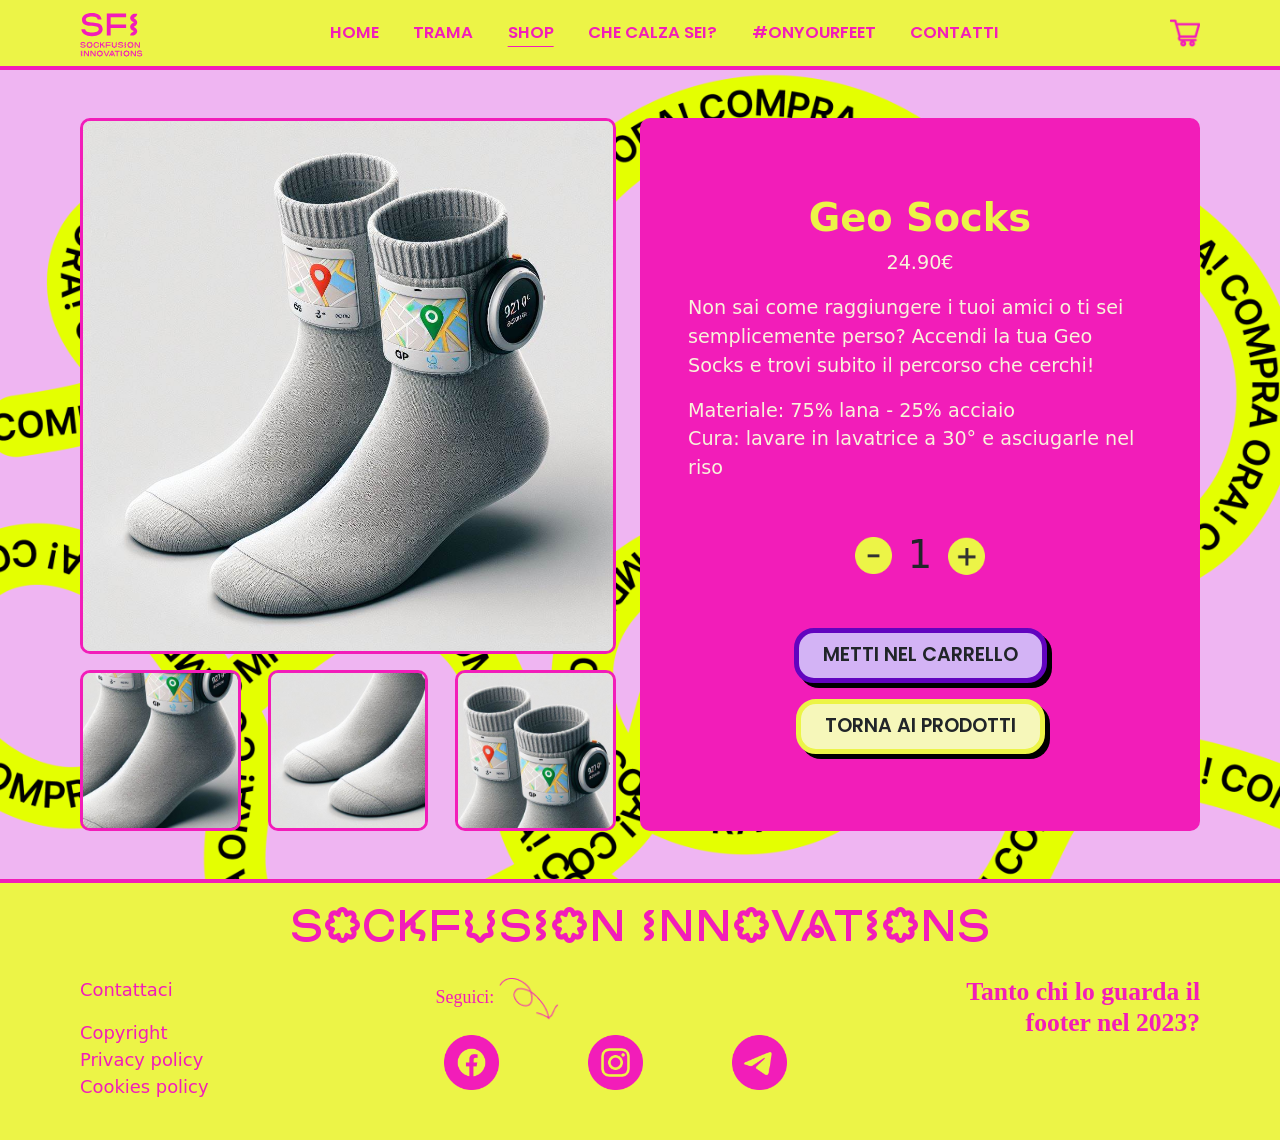
<file: 3.1_prodotto2.html>
<!DOCTYPE html>
<html lang="en">
<head>
  <meta charset="UTF-8">
  <title>Title</title>
  <meta name="viewport" content="width=device-width, initial-scale=1">
  <link href="https://cdn.jsdelivr.net/npm/bootstrap@5.3.2/dist/css/bootstrap.min.css" rel="stylesheet" integrity="sha384-T3c6CoIi6uLrA9TneNEoa7RxnatzjcDSCmG1MXxSR1GAsXEV/Dwwykc2MPK8M2HN" crossorigin="anonymous">
  <script src="https://cdn.jsdelivr.net/npm/bootstrap@5.3.2/dist/js/bootstrap.bundle.min.js" integrity="sha384-C6RzsynM9kWDrMNeT87bh95OGNyZPhcTNXj1NW7RuBCsyN/o0jlpcV8Qyq46cDfL" crossorigin="anonymous"></script>
  <link href="stili.css" rel="stylesheet" type="text/css">
  <link href="prodottoCss.css" rel="stylesheet" type="text/css">
  <script src="https://cdnjs.cloudflare.com/ajax/libs/gsap/3.12.2/gsap.min.js"></script>
  <script src="script.js"></script>
  <link href="font/font.css" rel="stylesheet" type="text/css">

</head>
<body onload="onLoadCart()">
<nav class="navbar navbar-expand-md sticky-top grid-border grid-border-sm">
  <div class="container-fluid px-0">
    <a class="navbar-brand logo py-0" href="index.html"><img class="logo" src="immagini/logo.svg" alt="logo"></a>
    <button class="navbar-toggler shadow-none border-0 rounded-circle custom-toggler pe-0 py-0" type="button" data-bs-toggle="offcanvas" data-bs-target="#offcanvasNavbar" aria-controls="offcanvasNavbar">
      <span class="navbar-toggler-icon"></span>
    </button>
    <div class="sidebar offcanvas offcanvas-start" tabindex="-1" id="offcanvasNavbar" aria-labelledby="offcanvasNavbarLabel">
      <div class="offcanvas-header grid-border grid-border-sm py-2">
        <h5 class="offcanvas-title logo " id="offcanvasNavbarLabel"><img class="logo" src="immagini/logo.svg" alt="logo"></h5>
        <button type="button" class="shadow-none border-0 p-0" data-bs-dismiss="offcanvas" aria-label="Close" >
          <img alt="" src="immagini/close.png" class="close-btn">
        </button>
      </div>
      <div class="offcanvas-body align-text-center p-0 flex">
        <ul class="navbar-nav justify-content-md-around  align-items-md-center justify-content-xl-evenly flex-grow-1 mx-lg-5 mx-md-1 px-lg-3 px-xl-5 px-md-0">
          <li class="nav-item ms-md-5 me-md-0 grid-border-sm">
            <a class="nav-link " aria-current="page" href="index.html">HOME</a>
          </li>

          <li class="nav-item mx-md-0 grid-border-sm">
            <a class="nav-link " href="1_trama.html">TRAMA</a>

          </li>

          <li class="nav-item mx-md-0  grid-border-sm">
            <a class="nav-link active" href="2_shop.html">SHOP</a>

          </li>

          <li class="nav-item mx-md-0 grid-border-sm">
            <a class="nav-link" href="4_calza.html">CHE CALZA SEI?</a>

          </li>

          <li class="nav-item mx-md-0 grid-border-sm">
            <a class="nav-link"  href="5_gallery.html">#ONYOURFEET</a>
          </li>

          <li class="nav-item me-md-5 ms-md-0 grid-border-sm">
            <a class="nav-link" href="6_contatti.html">CONTATTI</a>
          </li>

        </ul>

        <div id="carrello" class="d-flex align-items-center py-2 py-md-0 position-relative">
          <img alt="" src="immagini/shopping-cart%20(1).png" class="cart">
          <div id="counterCart" class="nonCart position-absolute">0</div>
        </div>
      </div>
    </div>
  </div>
</nav>
<div class=" container-fluid backgroundprodotto pink">
  <div class="row grid-border grid-border-sm py-3 py-md-5">
    <div id="carousel-md" class="col-md-6 pe-4 ps-0" >
      <img class="border-rounded border-fucsia" src="immagini/shop/tech1.png" id="thumbanil_active" style="width: 100%" alt="">
      <div class="d-flex justify-content-between pt-3">
        <img class="border-rounded border-fucsia thumbnail" src="immagini/prodotto/smart_1.png" style="width: 30%" onclick="switchImg(this)" alt="">
        <img class="border-rounded border-fucsia thumbnail" src="immagini/prodotto/smart_2.png" style="width: 30%" onclick="switchImg(this)" alt="">
        <img class="border-rounded border-fucsia thumbnail" src="immagini/prodotto/smart_3.png" style="width: 30%" onclick="switchImg(this)" alt="">
      </div>


    </div>
    <div id="carousel-sm" class="col-md-6 px-0 mb-4  " >
      <div id="demo" class="carousel slide" data-bs-ride="carousel">

        <!-- Indicators/dots -->
        <div class="carousel-indicators">
          <button type="button" data-bs-target="#demo" data-bs-slide-to="0" class="active"></button>
          <button type="button" data-bs-target="#demo" data-bs-slide-to="1"></button>
          <button type="button" data-bs-target="#demo" data-bs-slide-to="2"></button>
          <button type="button" data-bs-target="#demo" data-bs-slide-to="3"></button>
        </div>

        <!-- The slideshow/carousel -->
        <div class="carousel-inner">
          <div class="carousel-item active ">
            <img src="immagini/shop/tech1.png" alt="" class="d-block border-rounded border-fucsia" style="width:100%">
          </div>
          <div class="carousel-item ">
            <img src="immagini/prodotto/smart_1.png" alt="" class="d-block border-rounded border-fucsia" style="width:100%">
          </div>
          <div class="carousel-item ">
            <img src="immagini/prodotto/smart_2.png" alt="" class="d-block border-rounded border-fucsia" style="width:100%">
          </div>
          <div class="carousel-item  ">
            <img src="immagini/prodotto/smart_3.png" alt="" class="d-block border-rounded border-fucsia" style="width:100%">
          </div>

        </div>

        <!-- Left and right controls/icons -->
        <button class="carousel-control-prev" type="button" data-bs-target="#demo" data-bs-slide="prev">
          <span class="carousel-control-prev-icon"></span>
        </button>
        <button class="carousel-control-next" type="button" data-bs-target="#demo" data-bs-slide="next">
          <span class="carousel-control-next-icon"></span>
        </button>
      </div>



    </div>
    <div class="col-md-6 pe-md-0 px-0">
      <div class="fucsia px-5 py-md-0 py-5 py-md-3 border-rounded h-100 d-flex align-items-center">
        <div>


          <div class="d-flex justify-content-center">
            <h2 class="align-center tYellow bolder">Geo Socks </h2>
          </div>
          <div class="d-flex justify-content-center tWhite">
            <p>24.90€</p>
          </div>
          <p CLASS="tWhite">
            Non sai come raggiungere i tuoi amici o ti sei semplicemente perso? Accendi la tua Geo Socks e trovi subito il percorso che cerchi!
          </p>
          <p CLASS="tWhite">
            Materiale: 75% lana - 25% acciaio<br>
            Cura: lavare in lavatrice a 30° e asciugarle nel riso
          </p>
          <div class="d-flex justify-content-center align-items-center my-md-5">
            <img src="immagini/prodotto/less.png" style="width: 8%" id="less" onclick="addP(this)" alt="">

            <h2 class="mb-0 mx-3" id="p_counter">1</h2>
            <img src="immagini/prodotto/more.png" style="width: 8%" id="more" onclick="addP(this)" alt="">
          </div>

          <div class="d-flex justify-content-center my-3">
            <div class="bottone btn-purple px-md-4 py-md-2 px-2 py-1" onclick="addCart()">
              <p class="m-0">METTI NEL CARRELLO</p>
            </div>
          </div>

          <div class="d-flex justify-content-center ">
            <div onclick="location.href='2_shop.html';" class="bottone btn-yellow px-md-4 py-md-2 px-2 py-1">
              <p class="m-0">TORNA AI PRODOTTI</p>
            </div>
          </div>


        </div>
      </div>
    </div>

  </div>
</div>
<div class="footer py-4 grid-border grid-border-sm m-0 w-100 position-relative" style="z-index: 999">

  <div class="row text-center">
    <div class="col-12 comba"><h1>SOCKFUSION INNOVATIONS</h1></div>
  </div>


  <div class="row mt-3">
    <div class="col-sm-3 col-6">
      <p><a class="fw-bolder nav-link" href="6_contatti.html">
        Contattaci
      </a></p>
      <p class="small">
        Copyright<br>
        Privacy policy<br>
        Cookies policy
      </p>
    </div>

    <div class="col-sm-6 col-6 d-flex  justify-content-center ">
      <div class="m-0 p-0">
        <div class="row">
          <div class="col-sm-12 col-6">
            <p  id="seguici" class="schoolbell" style="display: inline-block;" >Seguici:</p>
            <img id="freccia" src="immagini/freccia.png" alt="">
          </div>
          <div class="col-sm-12 col-6">
            <div class="row">
              <div class="col-sm-4 col-12 d-flex justify-content-end justify-content-sm-start">
                <img class="m-2 icona grow" src="immagini/facebook.png" alt="">
              </div>
              <div class="col-sm-4 col-12 d-flex justify-content-end justify-content-sm-start">
                <img class="m-2 icona grow" src="immagini/instagram.png" alt="">
              </div>
              <div class="col-sm-4 col-12 d-flex justify-content-end justify-content-sm-start">
                <img class="m-2 icona grow" src="immagini/telegram.png" alt="">
              </div>
            </div>
          </div>
        </div>
        <!--<div class="row">
          <div class="col-md-12 col-4">
            <p class="schoolbell" style="display: inline-block;" >Seguici:</p>
            <img src="immagini/freccia.png" width="60px">
          </div>
          <div class="col-md-4 d-flex justify-content-center ">
            <img class="m-2 icona" src="immagini/facebook.png" >
          </div>
          <div class="col-md-4 col-12 d-flex justify-content-center">
            <img class="m-2 icona" src="immagini/instagram.png">
          </div>
          <div class="col-md-4 col-12 d-flex justify-content-center">
            <img class="m-2 icona" src="immagini/telegram.png">
          </div>
        </div> -->

      </div>
    </div>

    <div class="col-sm-3">
      <h3 class="schoolbell text-md-end text-center">Tanto chi lo guarda il footer nel 2023?</h3>
    </div>
  </div>


</div>
</body>
</html>
</file>
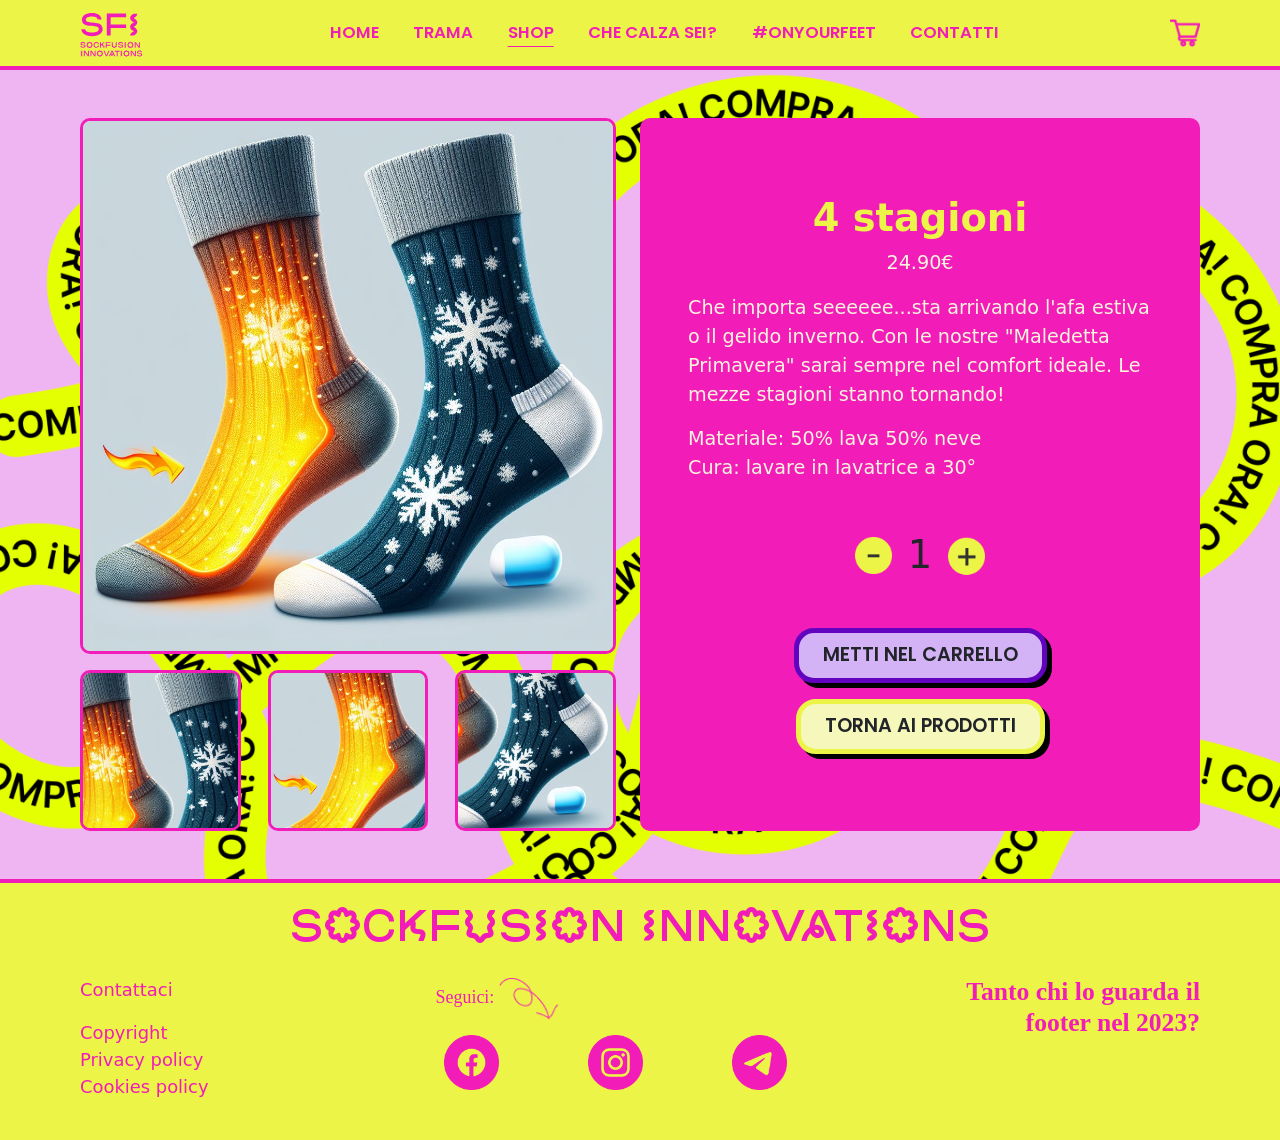
<file: 3.2_prodotto3.html>
<!DOCTYPE html>
<html lang="en">
<head>
  <meta charset="UTF-8">
  <title>Title</title>
  <meta name="viewport" content="width=device-width, initial-scale=1">
  <link href="https://cdn.jsdelivr.net/npm/bootstrap@5.3.2/dist/css/bootstrap.min.css" rel="stylesheet" integrity="sha384-T3c6CoIi6uLrA9TneNEoa7RxnatzjcDSCmG1MXxSR1GAsXEV/Dwwykc2MPK8M2HN" crossorigin="anonymous">
  <script src="https://cdn.jsdelivr.net/npm/bootstrap@5.3.2/dist/js/bootstrap.bundle.min.js" integrity="sha384-C6RzsynM9kWDrMNeT87bh95OGNyZPhcTNXj1NW7RuBCsyN/o0jlpcV8Qyq46cDfL" crossorigin="anonymous"></script>
  <link href="stili.css" rel="stylesheet" type="text/css">
  <link href="prodottoCss.css" rel="stylesheet" type="text/css">
  <script src="https://cdnjs.cloudflare.com/ajax/libs/gsap/3.12.2/gsap.min.js"></script>
  <script src="script.js"></script>
  <link href="font/font.css" rel="stylesheet" type="text/css">

</head>
<body onload="onLoadCart()">
<nav class="navbar navbar-expand-md sticky-top grid-border grid-border-sm">
  <div class="container-fluid px-0">
    <a class="navbar-brand logo py-0" href="index.html"><img class="logo" src="immagini/logo.svg" alt="logo"></a>
    <button class="navbar-toggler shadow-none border-0 rounded-circle custom-toggler pe-0 py-0" type="button" data-bs-toggle="offcanvas" data-bs-target="#offcanvasNavbar" aria-controls="offcanvasNavbar">
      <span class="navbar-toggler-icon"></span>
    </button>
    <div class="sidebar offcanvas offcanvas-start" tabindex="-1" id="offcanvasNavbar" aria-labelledby="offcanvasNavbarLabel">
      <div class="offcanvas-header grid-border grid-border-sm py-2">
        <h5 class="offcanvas-title logo " id="offcanvasNavbarLabel"><img class="logo" src="immagini/logo.svg" alt="logo"></h5>
        <button type="button" class="shadow-none border-0 p-0" data-bs-dismiss="offcanvas" aria-label="Close" >
          <img alt="" src="immagini/close.png" class="close-btn">
        </button>
      </div>
      <div class="offcanvas-body align-text-center p-0 flex">
        <ul class="navbar-nav justify-content-md-around  align-items-md-center justify-content-xl-evenly flex-grow-1 mx-lg-5 mx-md-1 px-lg-3 px-xl-5 px-md-0">
          <li class="nav-item ms-md-5 me-md-0 grid-border-sm">
            <a class="nav-link " aria-current="page" href="index.html">HOME</a>
          </li>

          <li class="nav-item mx-md-0 grid-border-sm">
            <a class="nav-link " href="1_trama.html">TRAMA</a>

          </li>

          <li class="nav-item mx-md-0  grid-border-sm">
            <a class="nav-link active" href="2_shop.html">SHOP</a>

          </li>

          <li class="nav-item mx-md-0 grid-border-sm">
            <a class="nav-link" href="4_calza.html">CHE CALZA SEI?</a>

          </li>

          <li class="nav-item mx-md-0 grid-border-sm">
            <a class="nav-link"  href="5_gallery.html">#ONYOURFEET</a>
          </li>

          <li class="nav-item me-md-5 ms-md-0 grid-border-sm">
            <a class="nav-link" href="6_contatti.html">CONTATTI</a>
          </li>

        </ul>

        <div id="carrello" class="d-flex align-items-center py-2 py-md-0 position-relative">
          <img alt="" src="immagini/shopping-cart%20(1).png" class="cart">
          <div id="counterCart" class="nonCart position-absolute">0</div>
        </div>
      </div>
    </div>
  </div>
</nav>
<div class=" container-fluid backgroundprodotto pink">
  <div class="row grid-border grid-border-sm py-3 py-md-5">
    <div id="carousel-md" class="col-md-6 pe-4 ps-0" >
      <img class="border-rounded border-fucsia" src="immagini/shop/temperatura.png" id="thumbanil_active" style="width: 100%" alt="">
      <div class="d-flex justify-content-between pt-3">
        <img class="border-rounded border-fucsia thumbnail" src="immagini/prodotto/temp_1.png" style="width: 30%" onclick="switchImg(this)" alt="">
        <img class="border-rounded border-fucsia thumbnail" src="immagini/prodotto/temp_2.png" style="width: 30%" onclick="switchImg(this)" alt="">
        <img class="border-rounded border-fucsia thumbnail" src="immagini/prodotto/temp_3.png" style="width: 30%" onclick="switchImg(this)" alt="">
      </div>


    </div>
    <div id="carousel-sm" class="col-md-6 px-0 mb-4  " >
      <div id="demo" class="carousel slide" data-bs-ride="carousel">

        <!-- Indicators/dots -->
        <div class="carousel-indicators">
          <button type="button" data-bs-target="#demo" data-bs-slide-to="0" class="active"></button>
          <button type="button" data-bs-target="#demo" data-bs-slide-to="1"></button>
          <button type="button" data-bs-target="#demo" data-bs-slide-to="2"></button>
          <button type="button" data-bs-target="#demo" data-bs-slide-to="3"></button>
        </div>

        <!-- The slideshow/carousel -->
        <div class="carousel-inner">
          <div class="carousel-item active ">
            <img src="immagini/shop/temperatura.png" alt="" class="d-block border-rounded border-fucsia" style="width:100%">
          </div>
          <div class="carousel-item ">
            <img src="immagini/prodotto/temp_1.png" alt="" class="d-block border-rounded border-fucsia" style="width:100%">
          </div>
          <div class="carousel-item ">
            <img src="immagini/prodotto/temp_2.png" alt="" class="d-block border-rounded border-fucsia" style="width:100%">
          </div>
          <div class="carousel-item  ">
            <img src="immagini/prodotto/temp_3.png" alt="" class="d-block border-rounded border-fucsia" style="width:100%">
          </div>

        </div>

        <!-- Left and right controls/icons -->
        <button class="carousel-control-prev" type="button" data-bs-target="#demo" data-bs-slide="prev">
          <span class="carousel-control-prev-icon"></span>
        </button>
        <button class="carousel-control-next" type="button" data-bs-target="#demo" data-bs-slide="next">
          <span class="carousel-control-next-icon"></span>
        </button>
      </div>



    </div>
    <div class="col-md-6 pe-md-0 px-0">
      <div class="fucsia px-5 py-md-0 py-5 py-md-3 border-rounded h-100 d-flex align-items-center">
        <div>


          <div class="d-flex justify-content-center">
            <h2 class="align-center tYellow bolder">4 stagioni</h2>
          </div>
          <div class="d-flex justify-content-center tWhite">
            <p>24.90€</p>
          </div>
          <p CLASS="tWhite">
            Che importa seeeeee...sta arrivando l'afa estiva o il gelido inverno. Con le nostre "Maledetta Primavera" sarai sempre nel comfort ideale. Le mezze stagioni stanno tornando!
          </p>
          <p CLASS="tWhite">
            Materiale: 50% lava 50% neve<br>
            Cura: lavare in lavatrice a 30°
          </p>
          <div class="d-flex justify-content-center align-items-center my-md-5">
            <img src="immagini/prodotto/less.png" style="width: 8%" id="less" onclick="addP(this)" alt="">

            <h2 class="mb-0 mx-3" id="p_counter">1</h2>
            <img src="immagini/prodotto/more.png" style="width: 8%" id="more" onclick="addP(this)" alt="">
          </div>

          <div class="d-flex justify-content-center my-3">
            <div class="bottone btn-purple px-md-4 py-md-2 px-2 py-1" onclick="addCart()">
              <p class="m-0">METTI NEL CARRELLO</p>
            </div>
          </div>

          <div class="d-flex justify-content-center ">
            <div onclick="location.href='2_shop.html';" class="bottone btn-yellow px-md-4 py-md-2 px-2 py-1">
              <p class="m-0">TORNA AI PRODOTTI</p>
            </div>
          </div>


        </div>
      </div>
    </div>

  </div>
</div>
<div class="footer py-4 grid-border grid-border-sm m-0 w-100 position-relative" style="z-index: 999">

  <div class="row text-center">
    <div class="col-12 comba"><h1>SOCKFUSION INNOVATIONS</h1></div>
  </div>


  <div class="row mt-3">
    <div class="col-sm-3 col-6">
      <p><a class="fw-bolder nav-link" href="6_contatti.html">
        Contattaci
      </a></p>
      <p class="small">
        Copyright<br>
        Privacy policy<br>
        Cookies policy
      </p>
    </div>

    <div class="col-sm-6 col-6 d-flex  justify-content-center ">
      <div class="m-0 p-0">
        <div class="row">
          <div class="col-sm-12 col-6">
            <p  id="seguici" class="schoolbell" style="display: inline-block;" >Seguici:</p>
            <img id="freccia" src="immagini/freccia.png" alt="">
          </div>
          <div class="col-sm-12 col-6">
            <div class="row">
              <div class="col-sm-4 col-12 d-flex justify-content-end justify-content-sm-start">
                <img class="m-2 icona grow" src="immagini/facebook.png" alt="">
              </div>
              <div class="col-sm-4 col-12 d-flex justify-content-end justify-content-sm-start">
                <img class="m-2 icona grow" src="immagini/instagram.png" alt="">
              </div>
              <div class="col-sm-4 col-12 d-flex justify-content-end justify-content-sm-start">
                <img class="m-2 icona grow" src="immagini/telegram.png" alt="">
              </div>
            </div>
          </div>
        </div>
        <!--<div class="row">
          <div class="col-md-12 col-4">
            <p class="schoolbell" style="display: inline-block;" >Seguici:</p>
            <img src="immagini/freccia.png" width="60px">
          </div>
          <div class="col-md-4 d-flex justify-content-center ">
            <img class="m-2 icona" src="immagini/facebook.png" >
          </div>
          <div class="col-md-4 col-12 d-flex justify-content-center">
            <img class="m-2 icona" src="immagini/instagram.png">
          </div>
          <div class="col-md-4 col-12 d-flex justify-content-center">
            <img class="m-2 icona" src="immagini/telegram.png">
          </div>
        </div> -->

      </div>
    </div>

    <div class="col-sm-3">
      <h3 class="schoolbell text-md-end text-center">Tanto chi lo guarda il footer nel 2023?</h3>
    </div>
  </div>


</div>
</body>
</html>
</file>
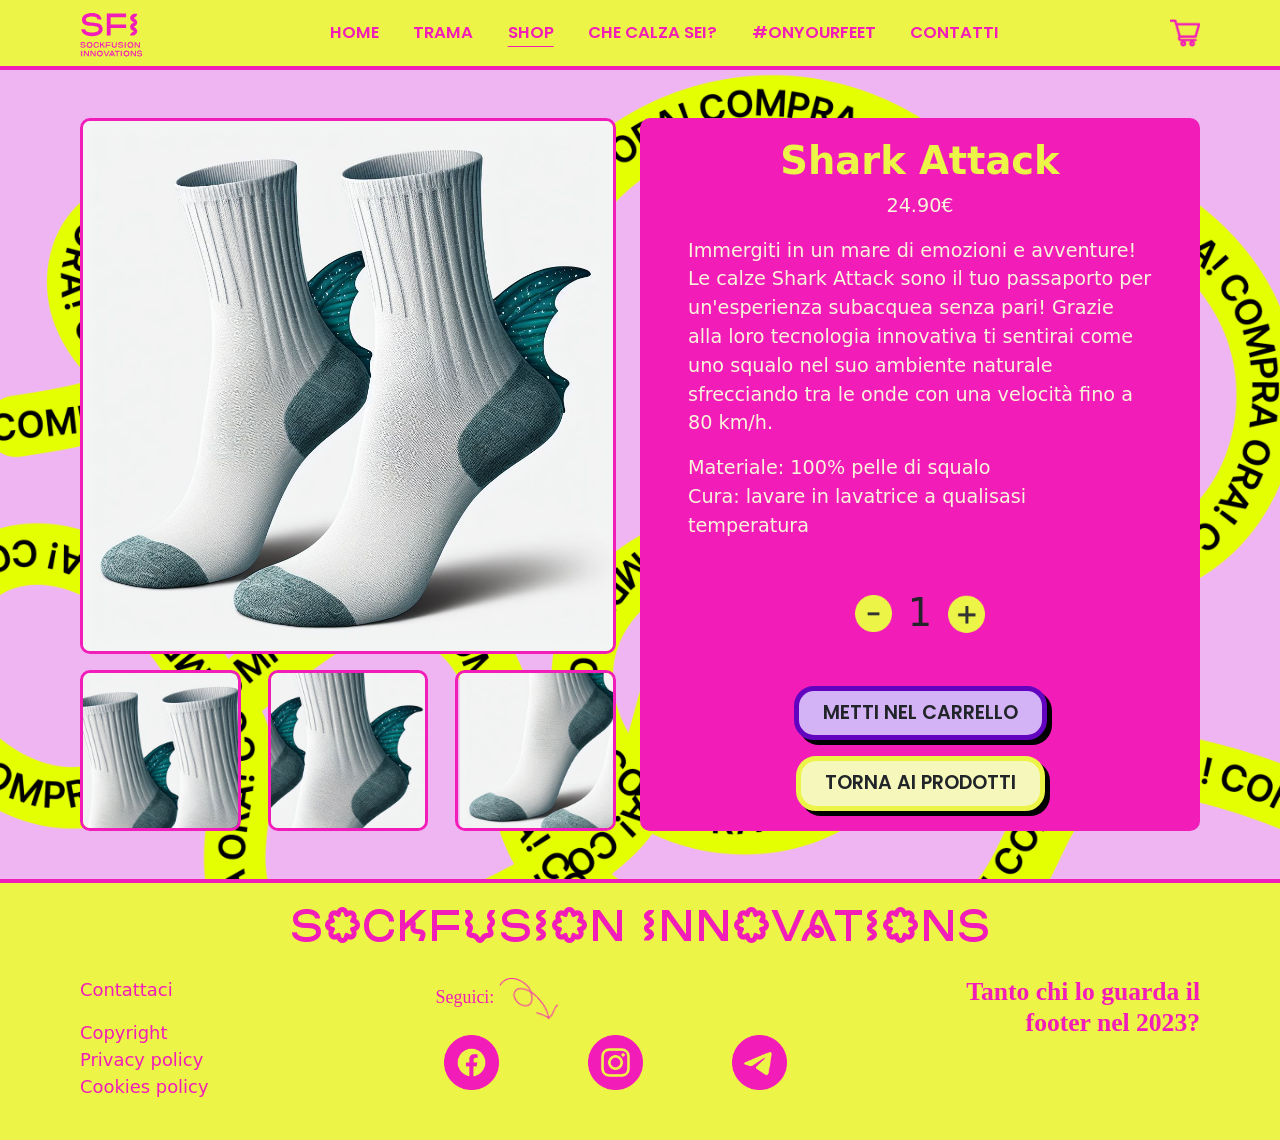
<file: 3_prodotto.html>
<!DOCTYPE html>
<html lang="en">
<head>
  <meta charset="UTF-8">
  <title>Title</title>
  <meta name="viewport" content="width=device-width, initial-scale=1">
  <link href="https://cdn.jsdelivr.net/npm/bootstrap@5.3.2/dist/css/bootstrap.min.css" rel="stylesheet" integrity="sha384-T3c6CoIi6uLrA9TneNEoa7RxnatzjcDSCmG1MXxSR1GAsXEV/Dwwykc2MPK8M2HN" crossorigin="anonymous">
  <script src="https://cdn.jsdelivr.net/npm/bootstrap@5.3.2/dist/js/bootstrap.bundle.min.js" integrity="sha384-C6RzsynM9kWDrMNeT87bh95OGNyZPhcTNXj1NW7RuBCsyN/o0jlpcV8Qyq46cDfL" crossorigin="anonymous"></script>
  <link href="stili.css" rel="stylesheet" type="text/css">
  <link href="prodottoCss.css" rel="stylesheet" type="text/css">
  <script src="https://cdnjs.cloudflare.com/ajax/libs/gsap/3.12.2/gsap.min.js"></script>
  <script src="script.js"></script>

</head>
<body onload="onLoadCart()">
<nav class="navbar navbar-expand-md sticky-top grid-border grid-border-sm">
  <div class="container-fluid px-0">
    <a class="navbar-brand logo py-0" href="index.html"><img class="logo" src="immagini/logo.svg" alt="logo"></a>
    <button class="navbar-toggler shadow-none border-0 rounded-circle custom-toggler pe-0 py-0" type="button" data-bs-toggle="offcanvas" data-bs-target="#offcanvasNavbar" aria-controls="offcanvasNavbar">
      <span class="navbar-toggler-icon"></span>
    </button>
    <div class="sidebar offcanvas offcanvas-start" tabindex="-1" id="offcanvasNavbar" aria-labelledby="offcanvasNavbarLabel">
      <div class="offcanvas-header grid-border grid-border-sm py-2">
        <h5 class="offcanvas-title logo " id="offcanvasNavbarLabel"><img class="logo" src="immagini/logo.svg" alt="logo"></h5>
        <button type="button" class="shadow-none border-0 p-0" data-bs-dismiss="offcanvas" aria-label="Close" >
          <img alt="" src="immagini/close.png" class="close-btn">
        </button>
      </div>
      <div class="offcanvas-body align-text-center p-0 flex">
        <ul class="navbar-nav justify-content-md-around  align-items-md-center justify-content-xl-evenly flex-grow-1 mx-lg-5 mx-md-1 px-lg-3 px-xl-5 px-md-0">
          <li class="nav-item ms-md-5 me-md-0 grid-border-sm">
            <a class="nav-link " aria-current="page" href="index.html">HOME</a>
          </li>

          <li class="nav-item mx-md-0 grid-border-sm">
            <a class="nav-link " href="1_trama.html">TRAMA</a>

          </li>

          <li class="nav-item mx-md-0  grid-border-sm">
            <a class="nav-link active" href="2_shop.html">SHOP</a>

          </li>

          <li class="nav-item mx-md-0 grid-border-sm">
            <a class="nav-link" href="4_calza.html">CHE CALZA SEI?</a>

          </li>

          <li class="nav-item mx-md-0 grid-border-sm">
            <a class="nav-link"  href="5_gallery.html">#ONYOURFEET</a>
          </li>

          <li class="nav-item me-md-5 ms-md-0 grid-border-sm">
            <a class="nav-link" href="6_contatti.html">CONTATTI</a>
          </li>

        </ul>

        <div id="carrello" class="d-flex align-items-center py-2 py-md-0 position-relative">
          <img alt="" src="immagini/shopping-cart%20(1).png" class="cart">
          <div id="counterCart" class="nonCart position-absolute">0</div>
        </div>
      </div>
    </div>
  </div>
</nav>
<div class=" container-fluid backgroundprodotto pink">
  <div class="row grid-border grid-border-sm py-3 py-md-5">
    <div id="carousel-md" class="col-md-6 pe-4 ps-0" >
      <img class="border-rounded border-fucsia" src="immagini/index/fin_Socks.png" id="thumbanil_active" style="width: 100%" alt="">
      <div class="d-flex justify-content-between pt-3">
        <img class="border-rounded border-fucsia thumbnail" src="immagini/prodotto/fin_1.png" style="width: 30%" onclick="switchImg(this)" alt="">
        <img class="border-rounded border-fucsia thumbnail" src="immagini/prodotto/fin_2.png" style="width: 30%" onclick="switchImg(this)" alt="">
        <img class="border-rounded border-fucsia thumbnail" src="immagini/prodotto/fin_3.png" style="width: 30%" onclick="switchImg(this)" alt="">
      </div>
    </div>
    <div id="carousel-sm" class="col-md-6 px-0 mb-4">
      <div id="demo" class="carousel slide" data-bs-ride="carousel">

        <!-- Indicators/dots -->
        <div class="carousel-indicators">
          <button type="button" data-bs-target="#demo" data-bs-slide-to="0" class="active"></button>
          <button type="button" data-bs-target="#demo" data-bs-slide-to="1"></button>
          <button type="button" data-bs-target="#demo" data-bs-slide-to="2"></button>
          <button type="button" data-bs-target="#demo" data-bs-slide-to="3"></button>
        </div>

        <!-- The slideshow/carousel -->
        <div class="carousel-inner">
          <div class="carousel-item active ">
            <img src="immagini/shop/tech1.png" alt="" class="d-block border-rounded border-fucsia" style="width:100%">
          </div>
          <div class="carousel-item ">
            <img src="immagini/prodotto/fin_1.png" alt="" class="d-block border-rounded border-fucsia" style="width:100%">
          </div>
          <div class="carousel-item ">
            <img src="immagini/prodotto/fin_2.png" alt="" class="d-block border-rounded border-fucsia" style="width:100%">
          </div>
          <div class="carousel-item  ">
            <img src="immagini/prodotto/fin_3.png" alt="" class="d-block border-rounded border-fucsia" style="width:100%">
          </div>
        </div>

        <!-- Left and right controls/icons -->
        <button class="carousel-control-prev" type="button" data-bs-target="#demo" data-bs-slide="prev">
          <span class="carousel-control-prev-icon"></span>
        </button>
        <button class="carousel-control-next" type="button" data-bs-target="#demo" data-bs-slide="next">
          <span class="carousel-control-next-icon"></span>
        </button>
      </div>
    </div>
    <div class="col-md-6 pe-md-0 px-0">
      <div class="fucsia px-5 py-md-0 py-5 py-md-3 border-rounded h-100 d-flex align-items-center">
        <div>


          <div class="d-flex justify-content-center">
            <h2 class="align-center tYellow bolder">Shark Attack</h2>
          </div>
          <div class="d-flex justify-content-center tWhite">
            <p>24.90€</p>
          </div>
          <p CLASS="tWhite">
            Immergiti in un mare di emozioni e avventure! <br>
            Le calze Shark Attack sono il tuo passaporto per un'esperienza subacquea senza pari! Grazie alla loro tecnologia innovativa ti sentirai come uno squalo nel suo ambiente naturale  sfrecciando tra le onde con una velocità fino a 80 km/h.
          </p>
          <p CLASS="tWhite">
            Materiale: 100% pelle di squalo<br>
            Cura: lavare in lavatrice a qualisasi temperatura
          </p>
          <div class="d-flex justify-content-center align-items-center my-md-5">
            <img src="immagini/prodotto/less.png" style="width: 8%" id="less" onclick="addP(this)" alt="">

            <h2 class="mb-0 mx-3" id="p_counter">1</h2>
            <img src="immagini/prodotto/more.png" style="width: 8%" id="more" onclick="addP(this)" alt="">
          </div>

          <div class="d-flex justify-content-center my-3">
            <div class="bottone btn-purple px-md-4 py-md-2 px-2 py-1" onclick="addCart()">
              <p class="m-0">METTI NEL CARRELLO</p>
            </div>
          </div>

          <div class="d-flex justify-content-center ">
            <div onclick="location.href='2_shop.html';" class="bottone btn-yellow px-md-4 py-md-2 px-2 py-1">
              <p class="m-0">TORNA AI PRODOTTI</p>
            </div>
          </div>


        </div>
      </div>
    </div>

  </div>
</div>
<div class="footer py-4 grid-border grid-border-sm m-0 w-100 position-relative" style="z-index: 999">

  <div class="row text-center">
    <div class="col-12 comba"><h1>SOCKFUSION INNOVATIONS</h1></div>
  </div>


  <div class="row mt-3">
    <div class="col-sm-3 col-6">
      <p><a class="fw-bolder nav-link" href="6_contatti.html">
        Contattaci
      </a></p>
      <p class="small">
        Copyright<br>
        Privacy policy<br>
        Cookies policy
      </p>
    </div>

    <div class="col-sm-6 col-6 d-flex  justify-content-center ">
      <div class="m-0 p-0">
        <div class="row">
          <div class="col-sm-12 col-6">
            <p  id="seguici" class="schoolbell" style="display: inline-block;" >Seguici:</p>
            <img id="freccia" src="immagini/freccia.png" alt="">
          </div>
          <div class="col-sm-12 col-6">
            <div class="row">
              <div class="col-sm-4 col-12 d-flex justify-content-end justify-content-sm-start">
                <img class="m-2 icona grow" src="immagini/facebook.png" alt="">
              </div>
              <div class="col-sm-4 col-12 d-flex justify-content-end justify-content-sm-start">
                <img class="m-2 icona grow" src="immagini/instagram.png" alt="">
              </div>
              <div class="col-sm-4 col-12 d-flex justify-content-end justify-content-sm-start">
                <img class="m-2 icona grow" src="immagini/telegram.png" alt="">
              </div>
            </div>
          </div>
        </div>
        <!--<div class="row">
          <div class="col-md-12 col-4">
            <p class="schoolbell" style="display: inline-block;" >Seguici:</p>
            <img src="immagini/freccia.png" width="60px">
          </div>
          <div class="col-md-4 d-flex justify-content-center ">
            <img class="m-2 icona" src="immagini/facebook.png" >
          </div>
          <div class="col-md-4 col-12 d-flex justify-content-center">
            <img class="m-2 icona" src="immagini/instagram.png">
          </div>
          <div class="col-md-4 col-12 d-flex justify-content-center">
            <img class="m-2 icona" src="immagini/telegram.png">
          </div>
        </div> -->

      </div>
    </div>

    <div class="col-sm-3">
      <h3 class="schoolbell text-md-end text-center">Tanto chi lo guarda il footer nel 2023?</h3>
    </div>
  </div>


</div>
</body>
</html>
</file>
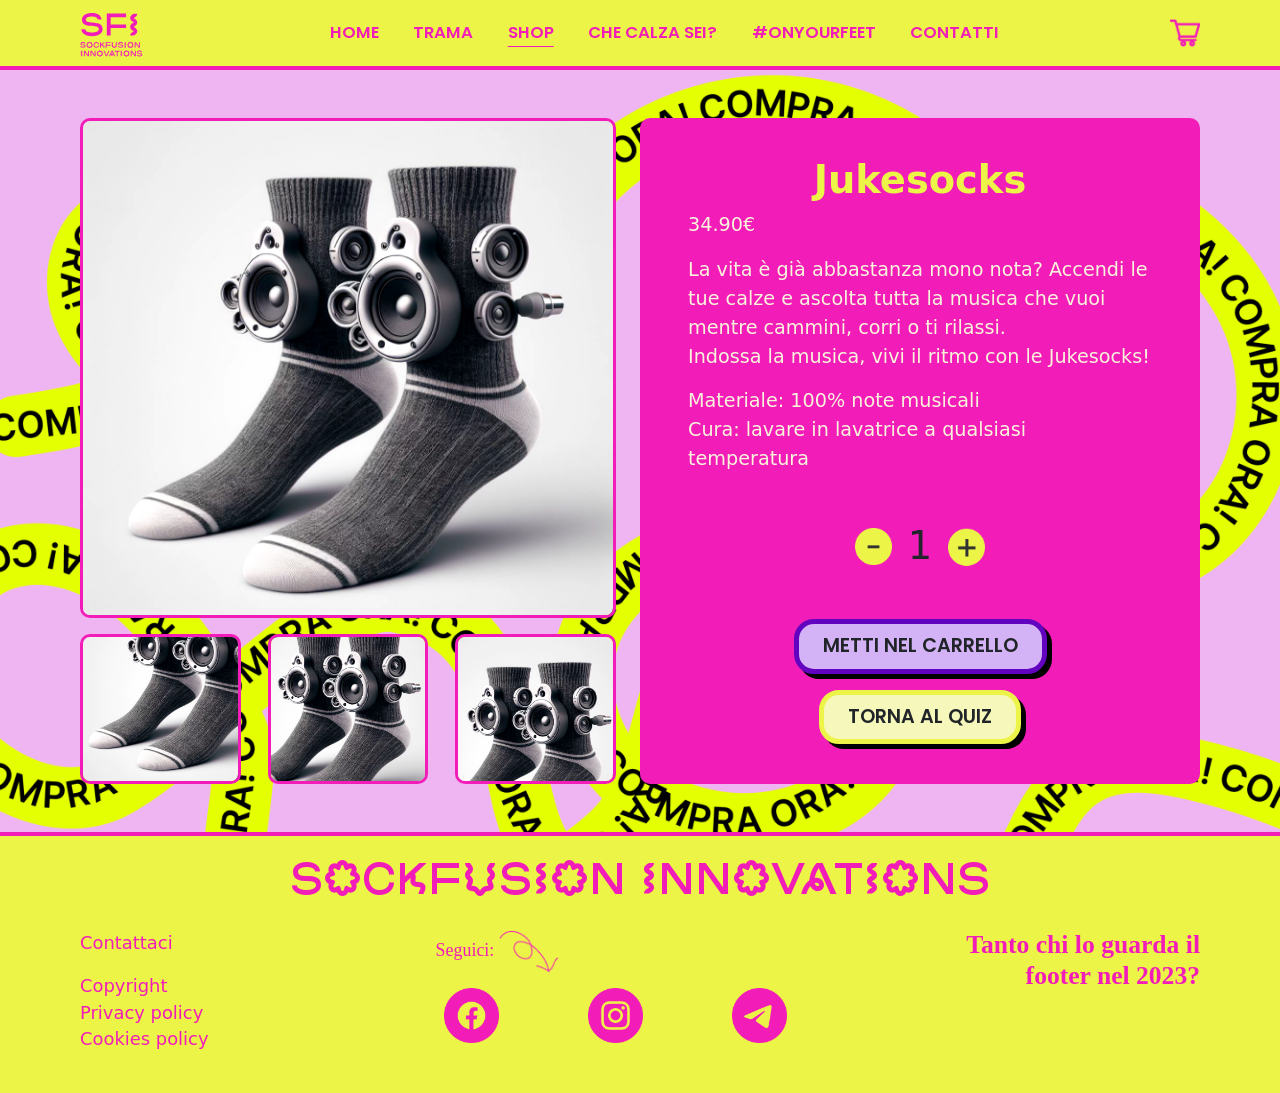
<file: 4.1_prodottoJukeSocks.html>
<!DOCTYPE html>
<html lang="en">
<head>
  <meta charset="UTF-8">
  <title>Title</title>
  <meta name="viewport" content="width=device-width, initial-scale=1">
  <link href="https://cdn.jsdelivr.net/npm/bootstrap@5.3.2/dist/css/bootstrap.min.css" rel="stylesheet" integrity="sha384-T3c6CoIi6uLrA9TneNEoa7RxnatzjcDSCmG1MXxSR1GAsXEV/Dwwykc2MPK8M2HN" crossorigin="anonymous">
  <script src="https://cdn.jsdelivr.net/npm/bootstrap@5.3.2/dist/js/bootstrap.bundle.min.js" integrity="sha384-C6RzsynM9kWDrMNeT87bh95OGNyZPhcTNXj1NW7RuBCsyN/o0jlpcV8Qyq46cDfL" crossorigin="anonymous"></script>
  <link href="stili.css" rel="stylesheet" type="text/css">
  <link href="prodottoCss.css" rel="stylesheet" type="text/css">
  <script src="https://cdnjs.cloudflare.com/ajax/libs/gsap/3.12.2/gsap.min.js"></script>
  <script src="script.js"></script>

</head>
<body onload="onLoadCart()">
<nav class="navbar navbar-expand-md sticky-top grid-border grid-border-sm">
  <div class="container-fluid px-0">
    <a class="navbar-brand logo py-0" href="index.html"><img class="logo" src="immagini/logo.svg" alt="logo"></a>
    <button class="navbar-toggler shadow-none border-0 rounded-circle custom-toggler pe-0 py-0" type="button" data-bs-toggle="offcanvas" data-bs-target="#offcanvasNavbar" aria-controls="offcanvasNavbar">
      <span class="navbar-toggler-icon"></span>
    </button>
    <div class="sidebar offcanvas offcanvas-start" tabindex="-1" id="offcanvasNavbar" aria-labelledby="offcanvasNavbarLabel">
      <div class="offcanvas-header grid-border grid-border-sm py-2">
        <h5 class="offcanvas-title logo " id="offcanvasNavbarLabel"><img class="logo" src="immagini/logo.svg" alt="logo"></h5>
        <button type="button" class="shadow-none border-0 p-0" data-bs-dismiss="offcanvas" aria-label="Close" >
          <img src="immagini/close.png" class="close-btn" alt="">
        </button>
      </div>
      <div class="offcanvas-body align-text-center p-0 flex">
        <ul class="navbar-nav justify-content-md-around  align-items-md-center justify-content-xl-evenly flex-grow-1 mx-lg-5 mx-md-1 px-lg-3 px-xl-5 px-md-0">
          <li class="nav-item ms-md-5 me-md-0 grid-border-sm">
            <a class="nav-link" aria-current="page" href="index.html">HOME</a>
          </li>

          <li class="nav-item mx-md-0 grid-border-sm">
            <a class="nav-link " href="1_trama.html">TRAMA</a>
          </li>

          <li class="nav-item mx-md-0  grid-border-sm">
            <a class="nav-link active" href="2_shop.html">SHOP</a>
          </li>

          <li class="nav-item mx-md-0 grid-border-sm">
            <a class="nav-link" href="4_calza.html">CHE CALZA SEI?</a>
          </li>

          <li class="nav-item mx-md-0 grid-border-sm">
            <a class="nav-link"  href="5_gallery.html">#ONYOURFEET</a>
          </li>

          <li class="nav-item me-md-5 ms-md-0 grid-border-sm">
            <a class="nav-link" href="6_contatti.html">CONTATTI</a>
          </li>

        </ul>

        <div id="carrello" class="d-flex align-items-center py-2 py-md-0 position-relative">
          <img src="immagini/shopping-cart%20(1).png" class="cart" alt="">
          <div id="counterCart" class="nonCart position-absolute">0</div>
        </div>
      </div>
    </div>
  </div>
</nav>

<div class=" container-fluid backgroundprodotto pink">
  <div class="row grid-border grid-border-sm py-3 py-md-5">
    <div id="carousel-md" class="col-md-6 pe-4 ps-0" >
      <img class="border-rounded border-fucsia" src="immagini/calza/JukeSocks.png" id="thumbanil_active" style="width: 100%" alt="">
      <div class="d-flex justify-content-between pt-3">
        <img class="border-rounded border-fucsia thumbnail" alt="" src="immagini/calza/Jukesocks1.png" style="width: 30%" onclick="switchImg(this)">
        <img class="border-rounded border-fucsia thumbnail" alt="" src="immagini/calza/Jukesocks2.png" style="width: 30%" onclick="switchImg(this)">
        <img class="border-rounded border-fucsia thumbnail" alt="" src="immagini/calza/Jukesocks3.png" style="width: 30%" onclick="switchImg(this)">
      </div>

    </div>
    <div id="carousel-sm" class="col-md-6 px-0 mb-4">
      <div id="demo" class="carousel slide" data-bs-ride="carousel">

        <!-- Indicators/dots -->
        <div class="carousel-indicators">
          <button type="button" data-bs-target="#demo" data-bs-slide-to="0" class="active"></button>
          <button type="button" data-bs-target="#demo" data-bs-slide-to="1"></button>
          <button type="button" data-bs-target="#demo" data-bs-slide-to="2"></button>
          <button type="button" data-bs-target="#demo" data-bs-slide-to="3"></button>
        </div>

        <!-- The slideshow/carousel -->
        <div class="carousel-inner">
          <div class="carousel-item active ">
            <img src="immagini/calza/JukeSocks.png" alt="JukeSocks" class="d-block border-rounded border-fucsia" style="width:100%">
          </div>
          <div class="carousel-item ">
            <img src="immagini/calza/Jukesocks1.png" alt="JukeSocks" class="d-block border-rounded border-fucsia" style="width:100%">
          </div>
          <div class="carousel-item ">
            <img src="immagini/calza/Jukesocks2.png" alt="JukeSocks" class="d-block border-rounded border-fucsia" style="width:100%">
          </div>
          <div class="carousel-item  ">
            <img src="immagini/calza/Jukesocks3.png" alt="JukeSocks" class="d-block border-rounded border-fucsia" style="width:100%">
          </div>
        </div>

        <!-- Left and right controls/icons -->
        <button class="carousel-control-prev" type="button" data-bs-target="#demo" data-bs-slide="prev">
          <span class="carousel-control-prev-icon"></span>
        </button>
        <button class="carousel-control-next" type="button" data-bs-target="#demo" data-bs-slide="next">
          <span class="carousel-control-next-icon"></span>
        </button>
      </div>

    </div>
    <div class="col-md-6 pe-md-0 px-0">
      <div class="fucsia px-5 py-md-0 py-5 py-md-3 border-rounded h-100 d-flex align-items-center">
        <div>


          <div class="d-flex justify-content-center">
            <h2 class="align-center tYellow bolder">Jukesocks</h2>
          </div>
          <div class="d-flex justify-content-centgit er tWhite">
            <p>34.90€</p>
          </div>
          <p CLASS="tWhite">
            La vita è già abbastanza mono nota?
            Accendi le tue calze e ascolta tutta la musica che vuoi mentre cammini, corri o ti rilassi.
            <br> Indossa la musica, vivi il ritmo con le Jukesocks!
          </p>
          <p CLASS="tWhite">
            Materiale: 100% note musicali<br>
            Cura: lavare in lavatrice a qualsiasi temperatura
          </p>
          <div class="d-flex justify-content-center align-items-center my-md-5">
            <img alt="" src="immagini/prodotto/less.png" style="width: 8%" id="less" onclick="addP(this)">

            <h2 class="mb-0 mx-3" id="p_counter">1</h2>
            <img alt="" src="immagini/prodotto/more.png" style="width: 8%" id="more" onclick="addP(this)">
          </div>

          <div class="d-flex justify-content-center my-3">
            <div class="bottone btn-purple px-md-4 py-md-2 px-2 py-1" onclick="addCart()">
              <p class="m-0">METTI NEL CARRELLO</p>
            </div>
          </div>

          <div class="d-flex justify-content-center ">
            <div onclick="location.href='4_calza.html'" class="bottone btn-yellow px-md-4 py-md-2 px-2 py-1">
              <p class="m-0">TORNA AL QUIZ</p>
            </div>
          </div>


        </div>
      </div>
    </div>

  </div>
</div>
<div class="footer py-4 grid-border grid-border-sm m-0 w-100 position-relative" style="z-index: 999">

  <div class="row text-center">
    <div class="col-12 comba"><h1>SOCKFUSION INNOVATIONS</h1></div>
  </div>


  <div class="row mt-3">
    <div class="col-sm-3 col-6">
      <p><a class="fw-bolder nav-link" href="6_contatti.html">
        Contattaci
      </a></p>
      <p class="small">
        Copyright<br>
        Privacy policy<br>
        Cookies policy
      </p>
    </div>

    <div class="col-sm-6 col-6 d-flex  justify-content-center ">
      <div class="m-0 p-0">
        <div class="row">
          <div class="col-sm-12 col-6">
            <p  id="seguici" class="schoolbell" style="display: inline-block;" >Seguici:</p>
            <img alt="" id="freccia" src="immagini/freccia.png">
          </div>
          <div class="col-sm-12 col-6">
            <div class="row">
              <div class="col-sm-4 col-12 d-flex justify-content-end justify-content-sm-start">
                <img alt="" class="m-2 icona grow" src="immagini/facebook.png" >
              </div>
              <div class="col-sm-4 col-12 d-flex justify-content-end justify-content-sm-start">
                <img alt="" class="m-2 icona grow" src="immagini/instagram.png">
              </div>
              <div class="col-sm-4 col-12 d-flex justify-content-end justify-content-sm-start">
                <img alt="" class="m-2 icona grow" src="immagini/telegram.png">
              </div>
            </div>
          </div>
        </div>
        <!--<div class="row">
          <div class="col-md-12 col-4">
            <p class="schoolbell" style="display: inline-block;" >Seguici:</p>
            <img src="immagini/freccia.png" width="60px">
          </div>
          <div class="col-md-4 d-flex justify-content-center ">
            <img class="m-2 icona" src="immagini/facebook.png" >
          </div>
          <div class="col-md-4 col-12 d-flex justify-content-center">
            <img class="m-2 icona" src="immagini/instagram.png">
          </div>
          <div class="col-md-4 col-12 d-flex justify-content-center">
            <img class="m-2 icona" src="immagini/telegram.png">
          </div>
        </div> -->

      </div>
    </div>

    <div class="col-sm-3">
      <h3 class="schoolbell text-md-end text-center">Tanto chi lo guarda il footer nel 2023?</h3>
    </div>
  </div>


</div>
</body>
</html>
</file>
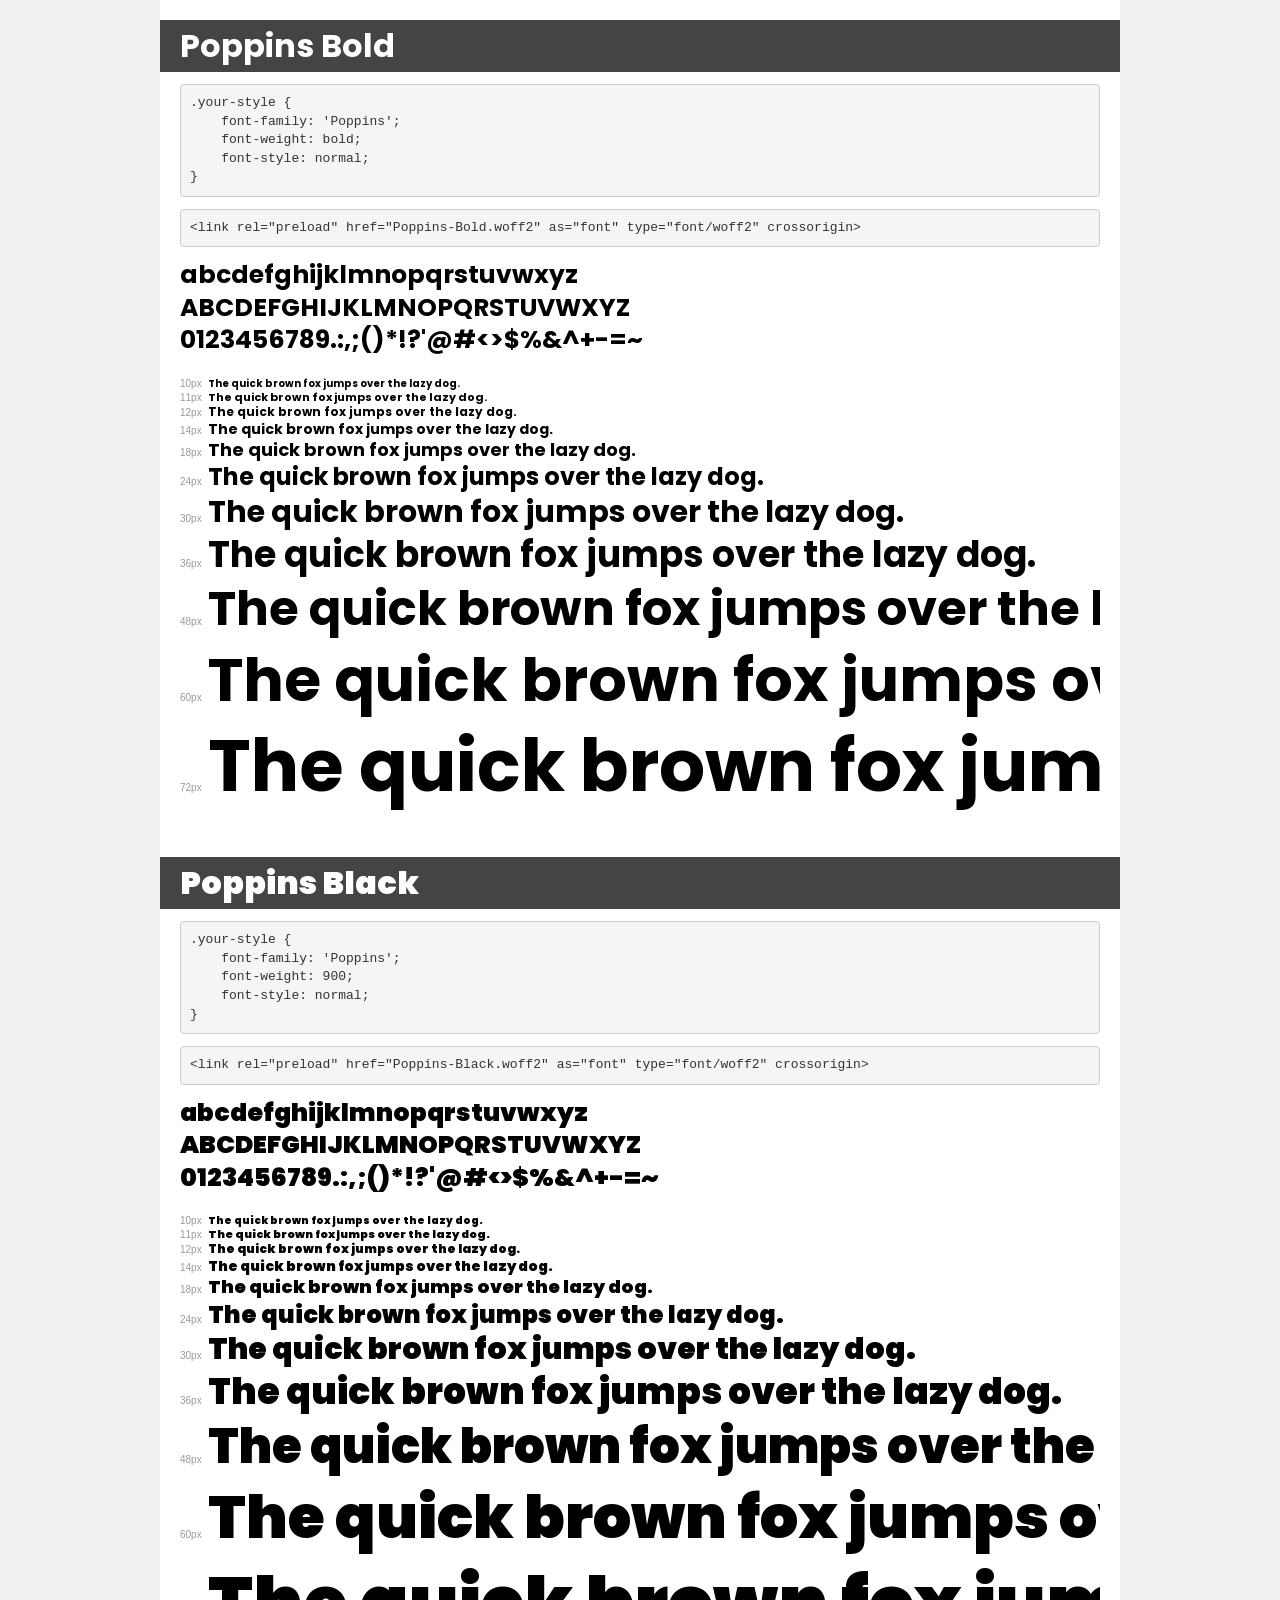
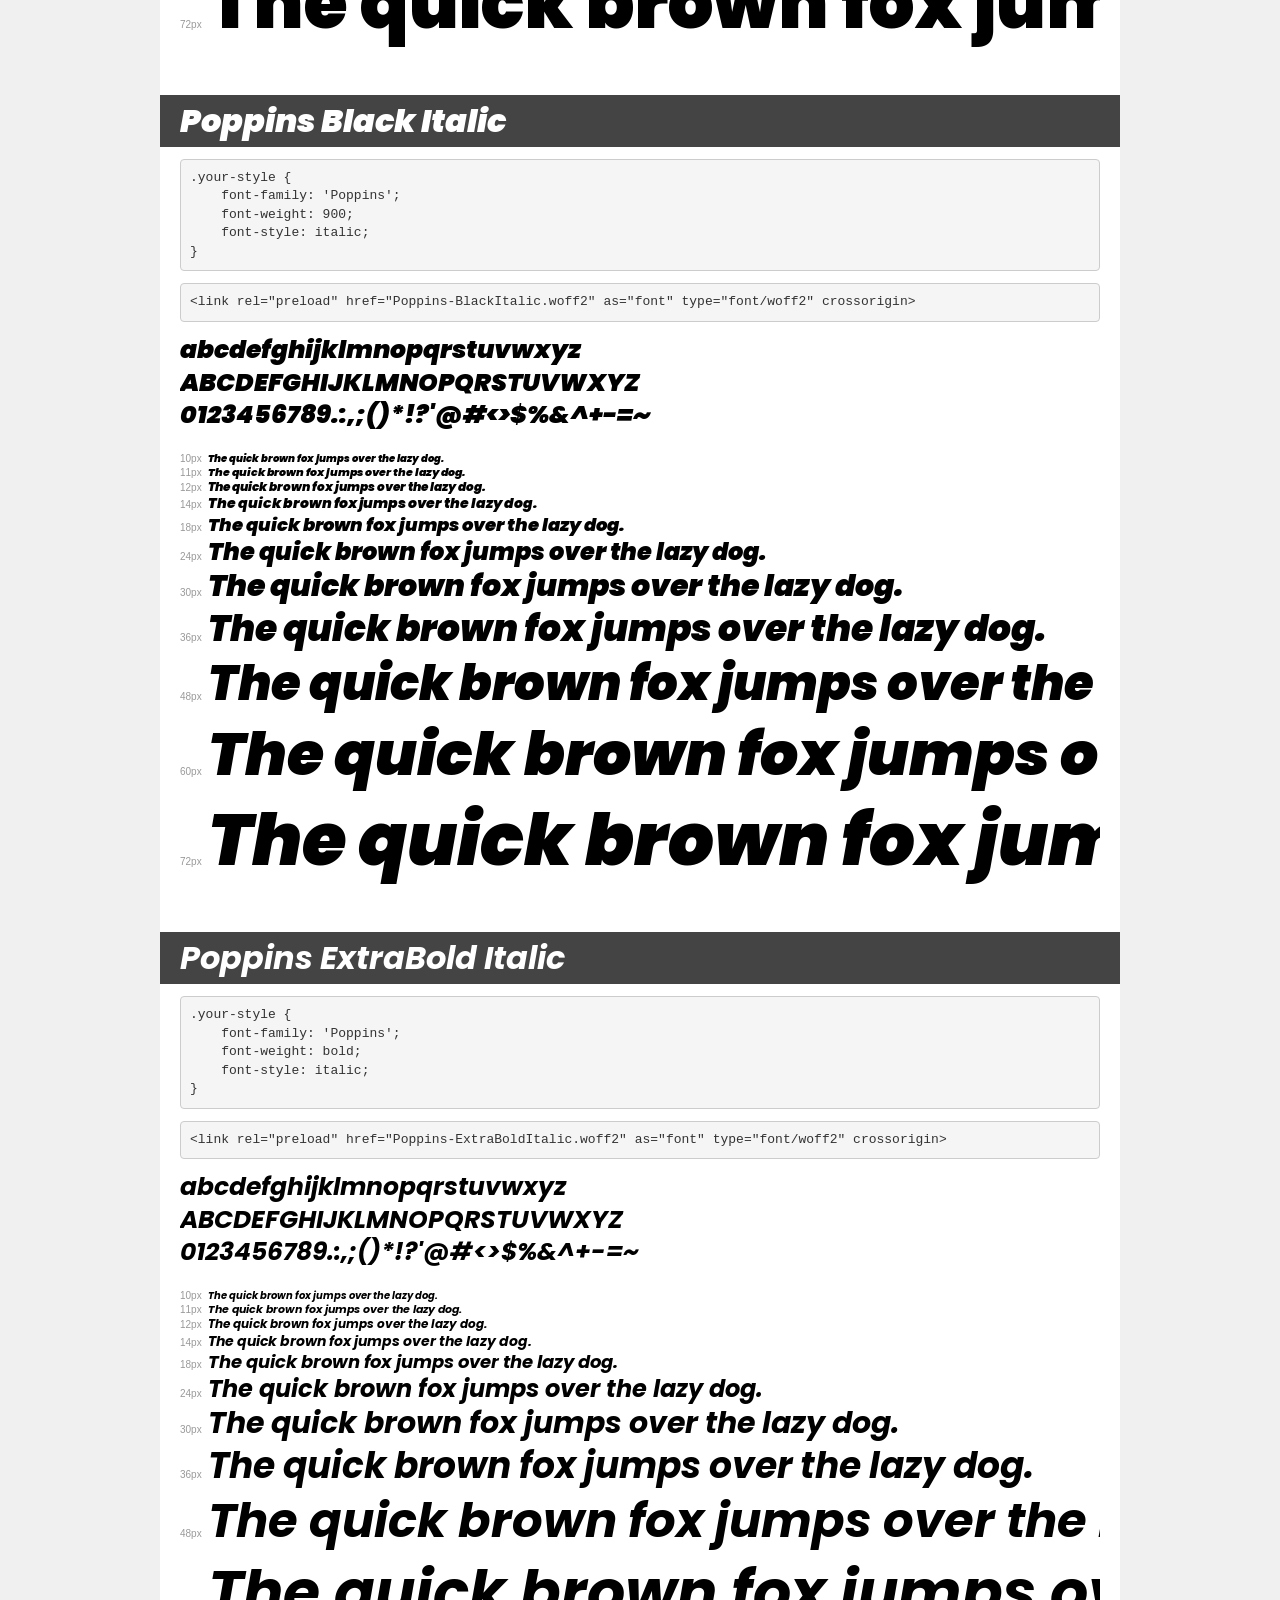
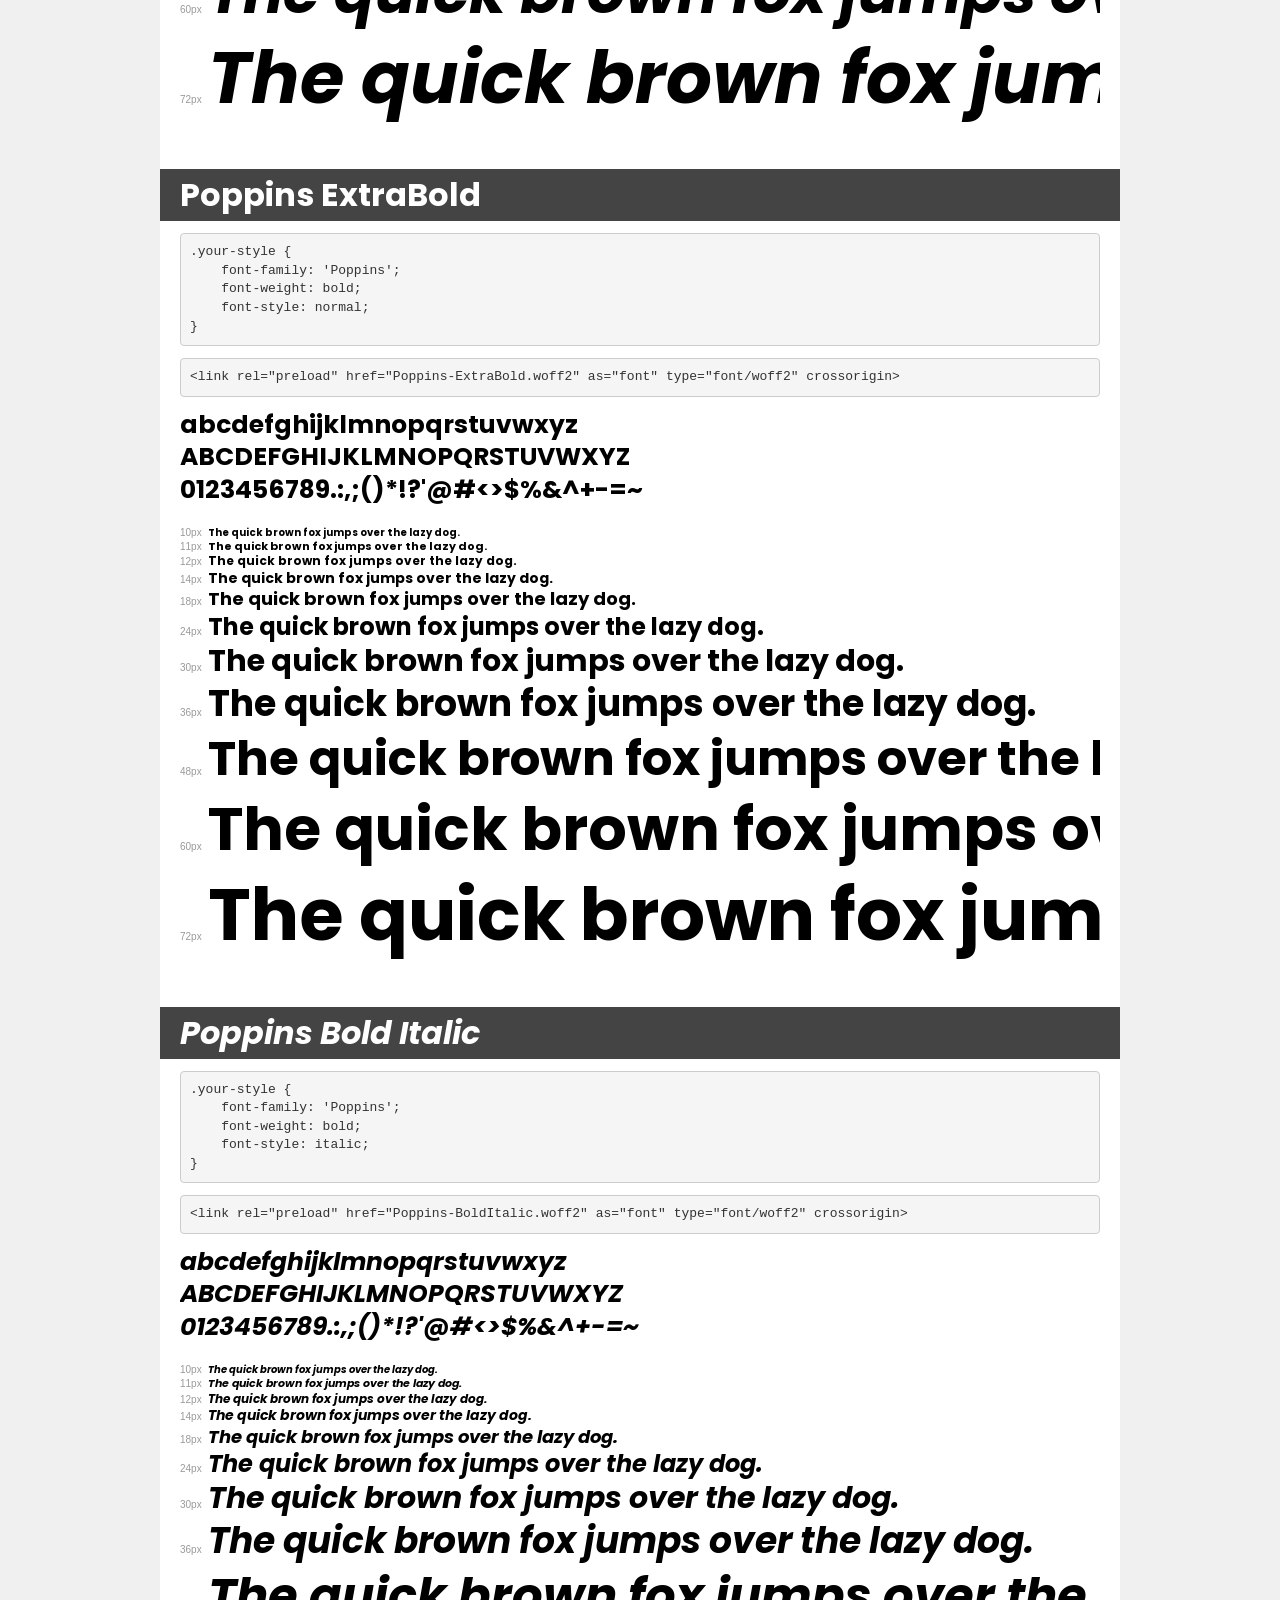
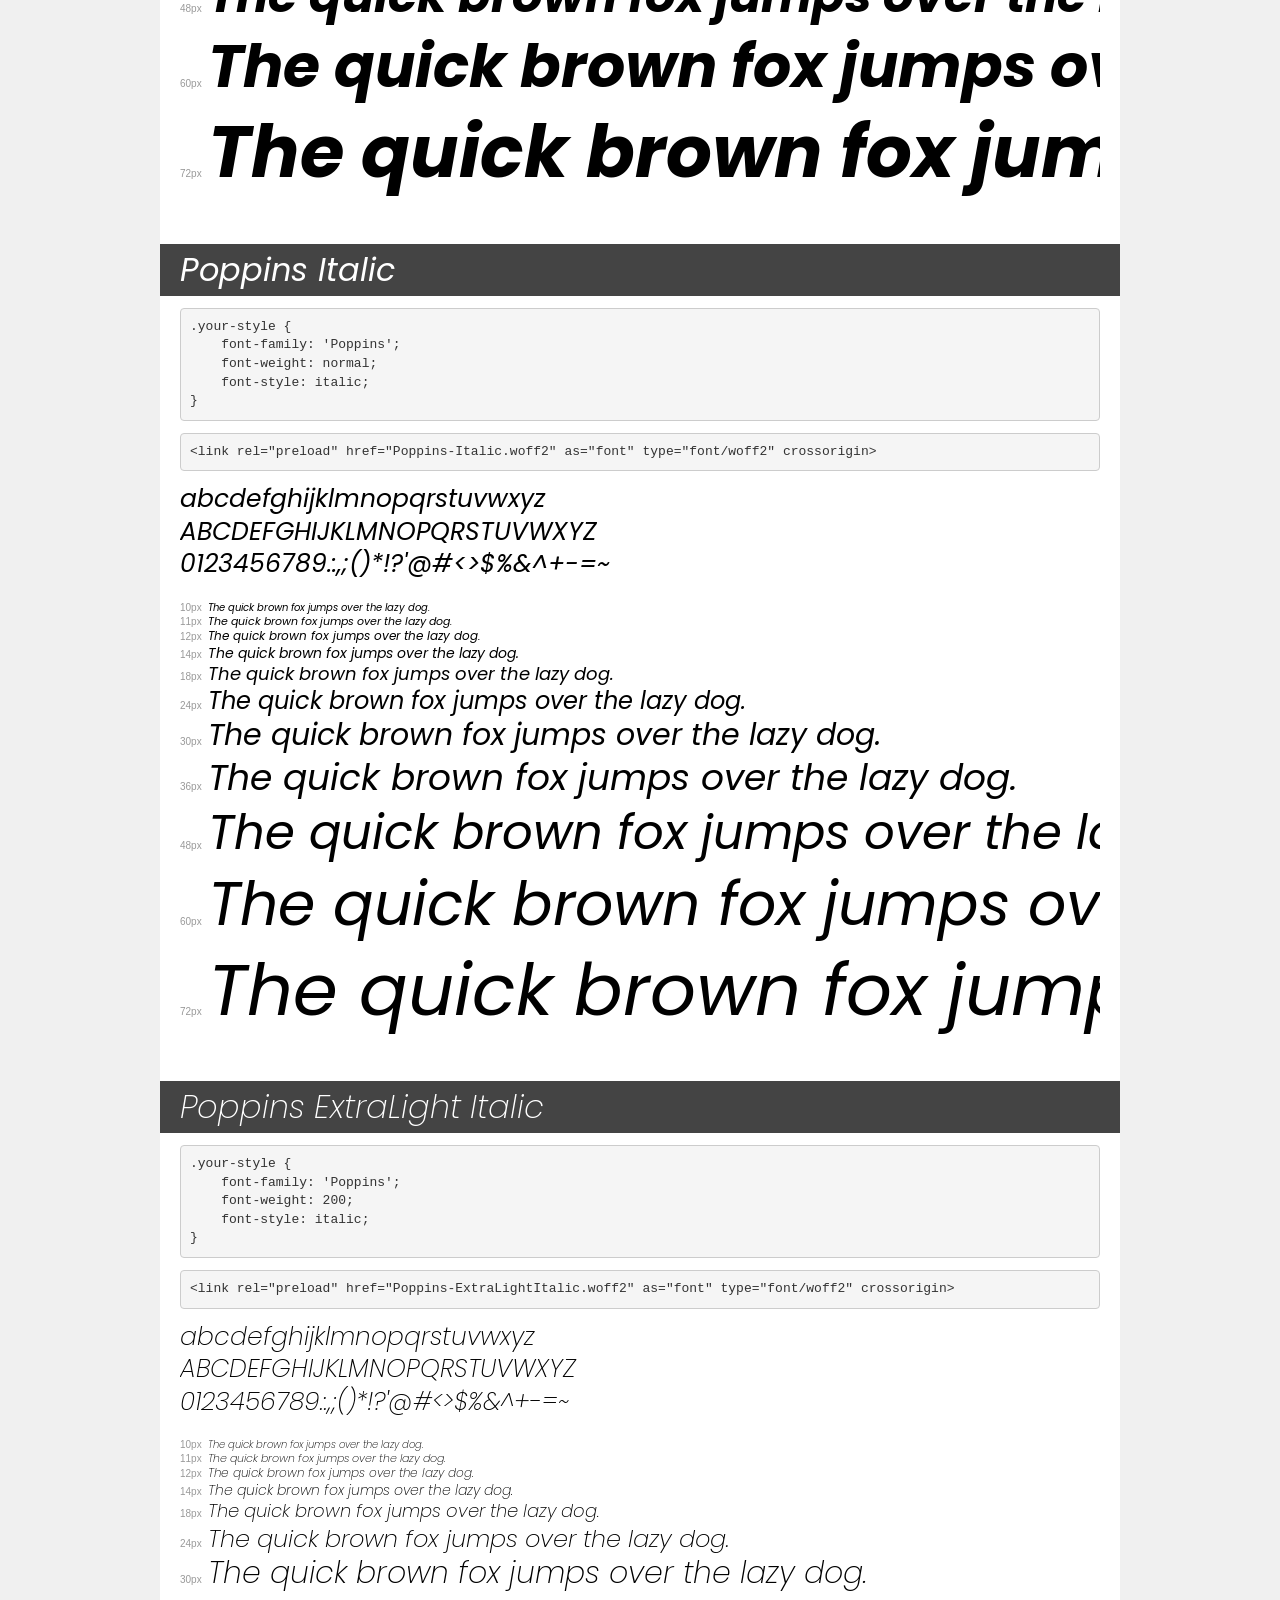
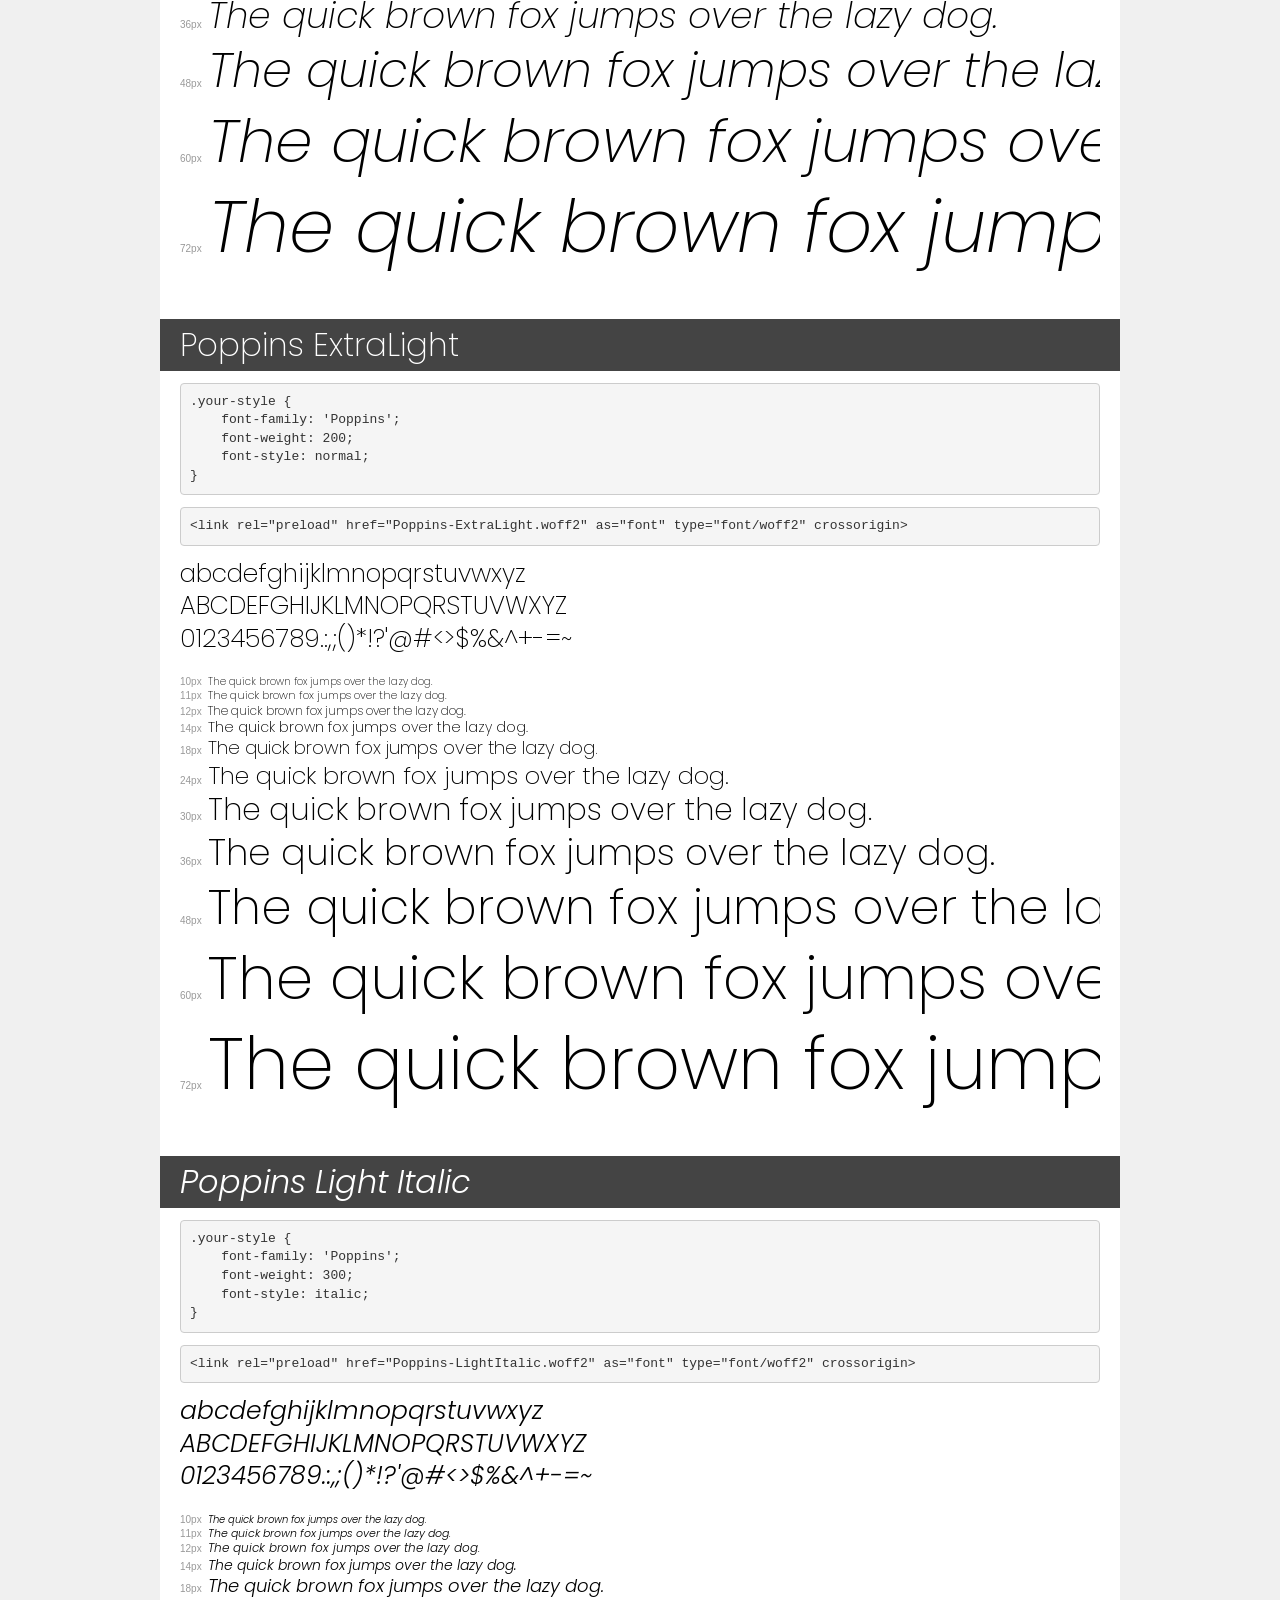
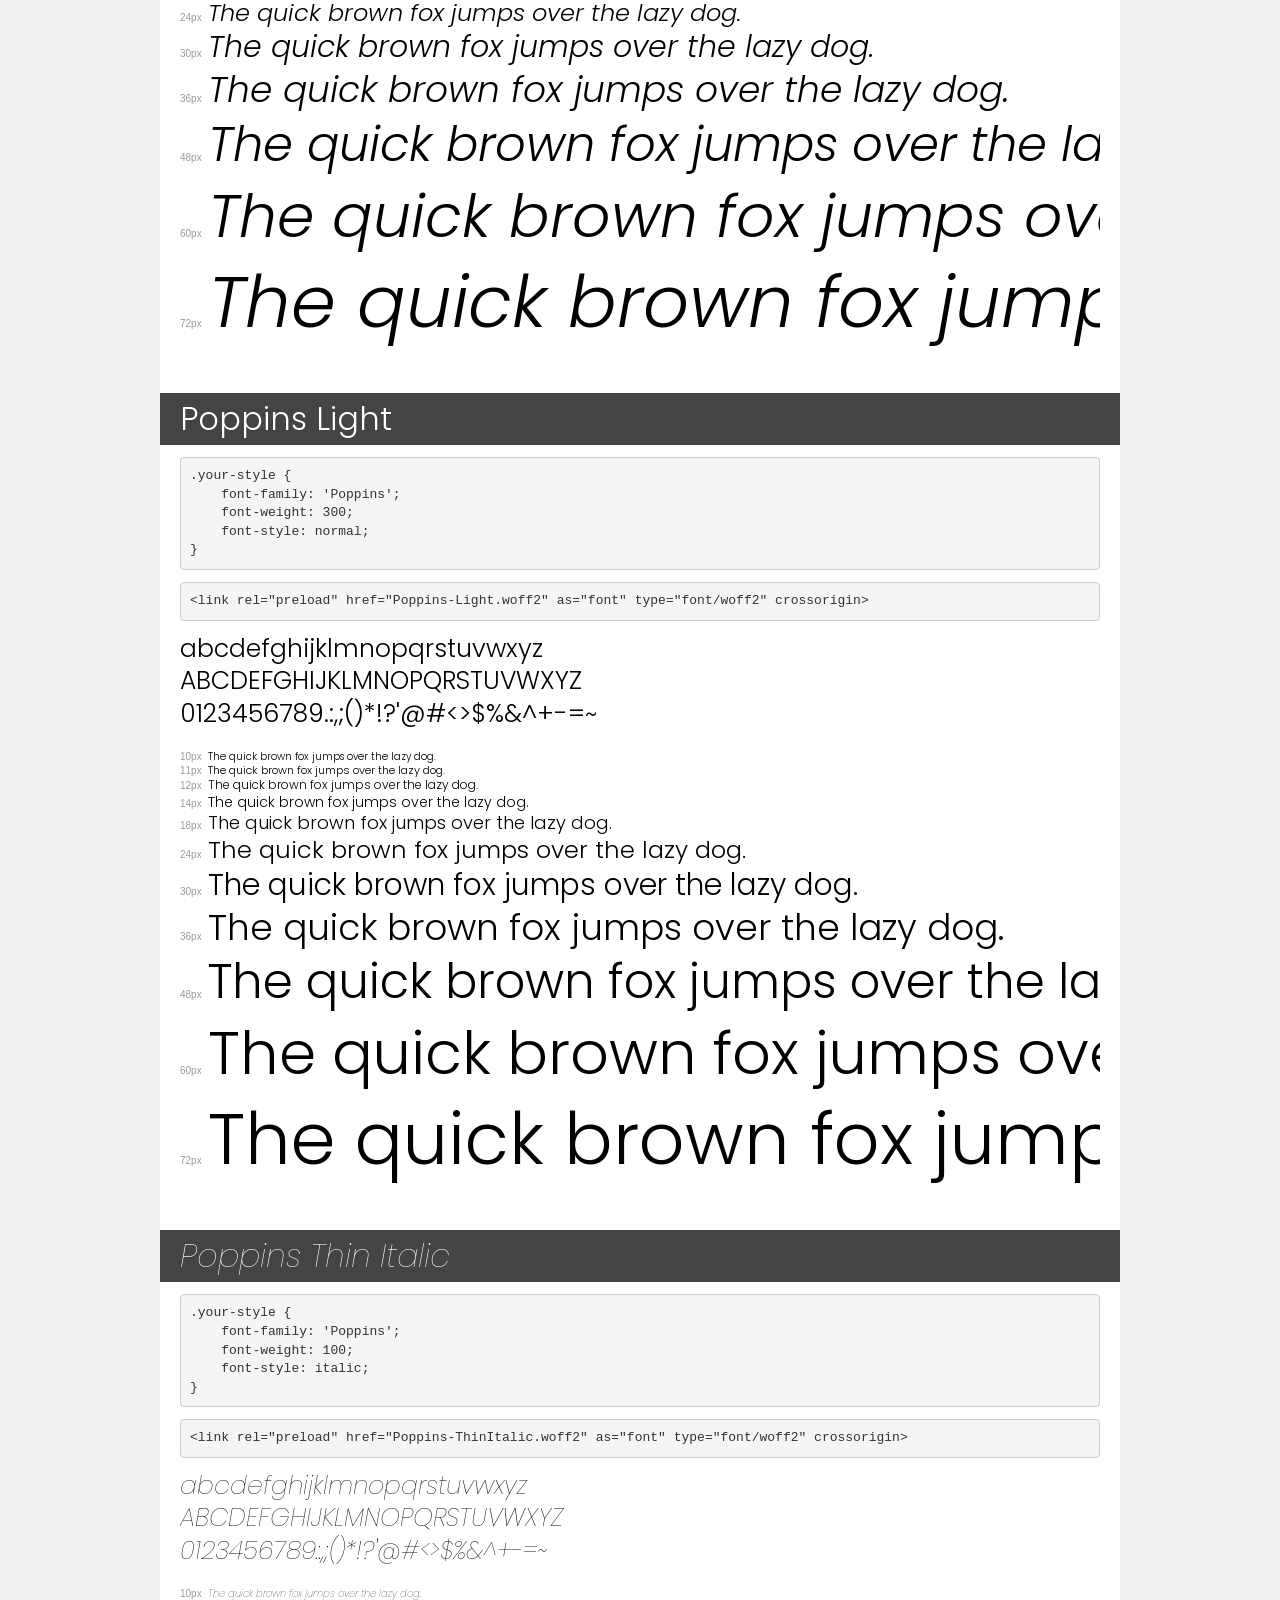
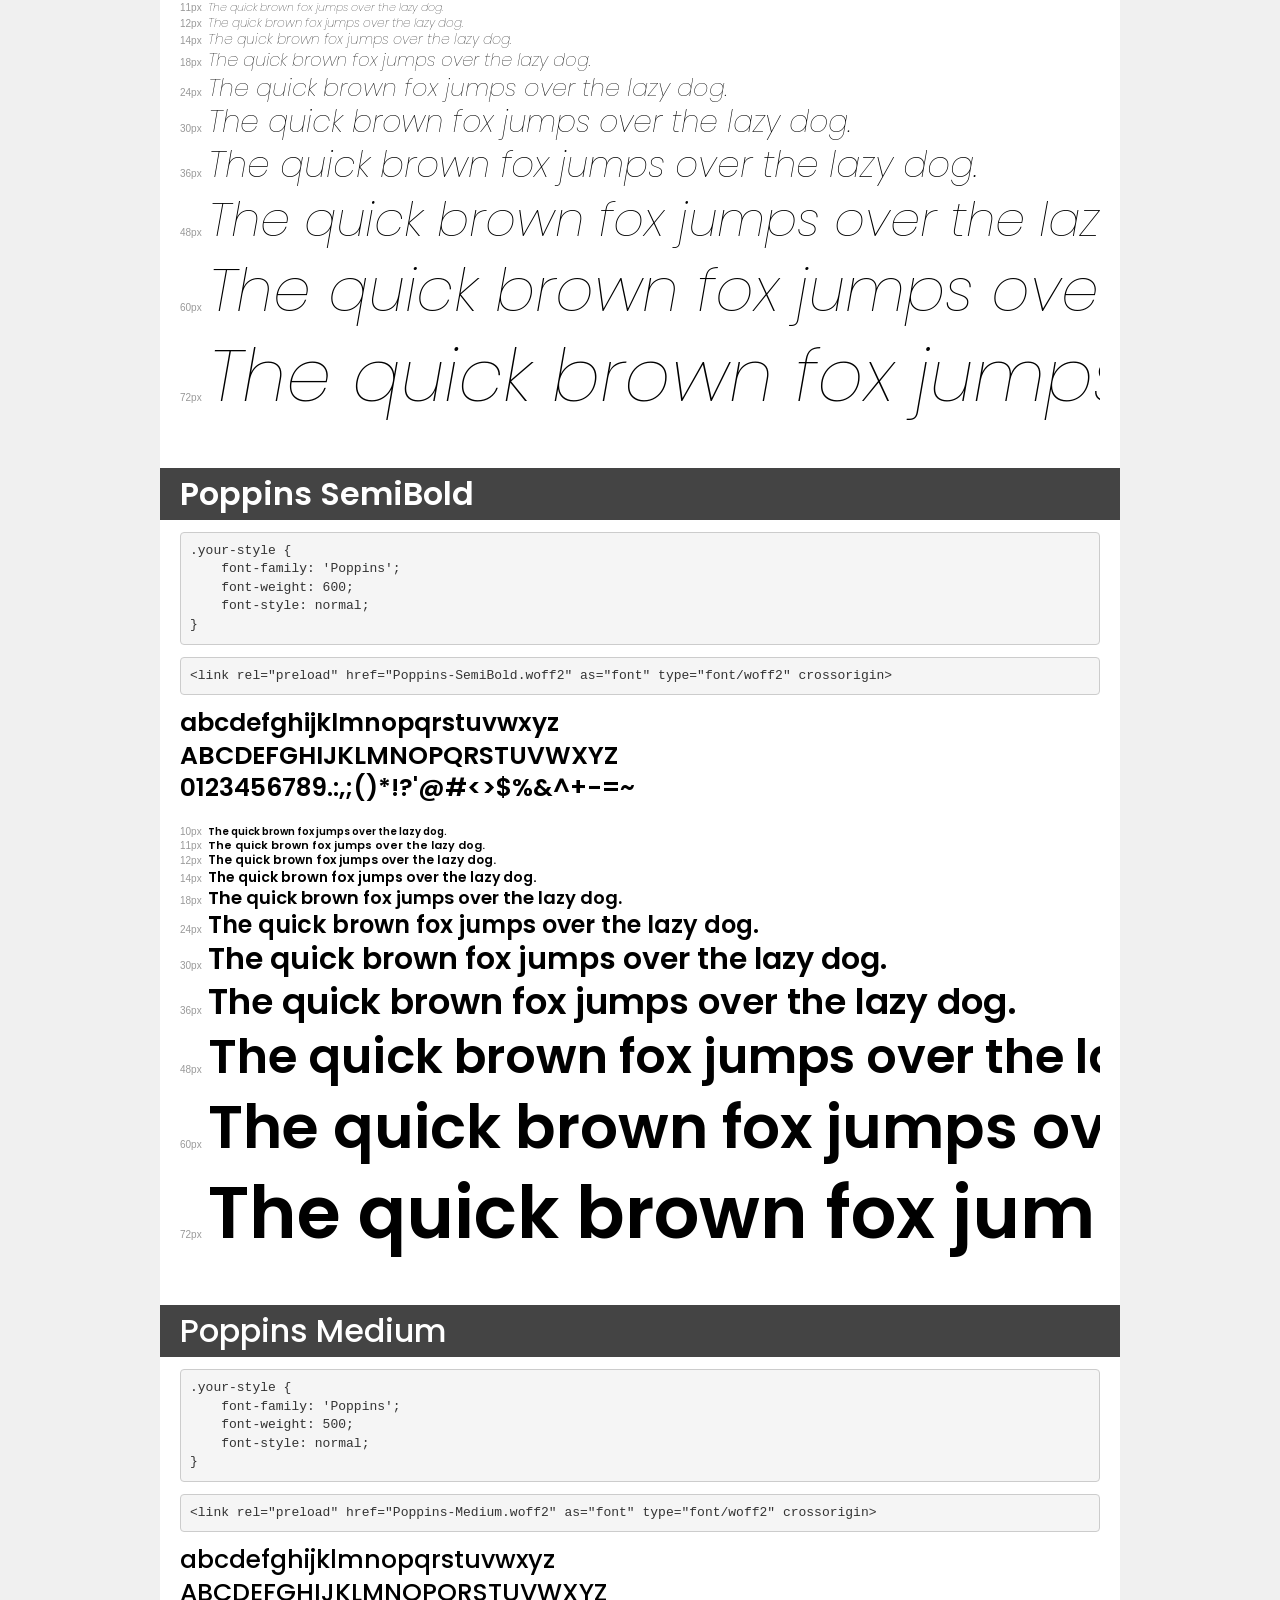
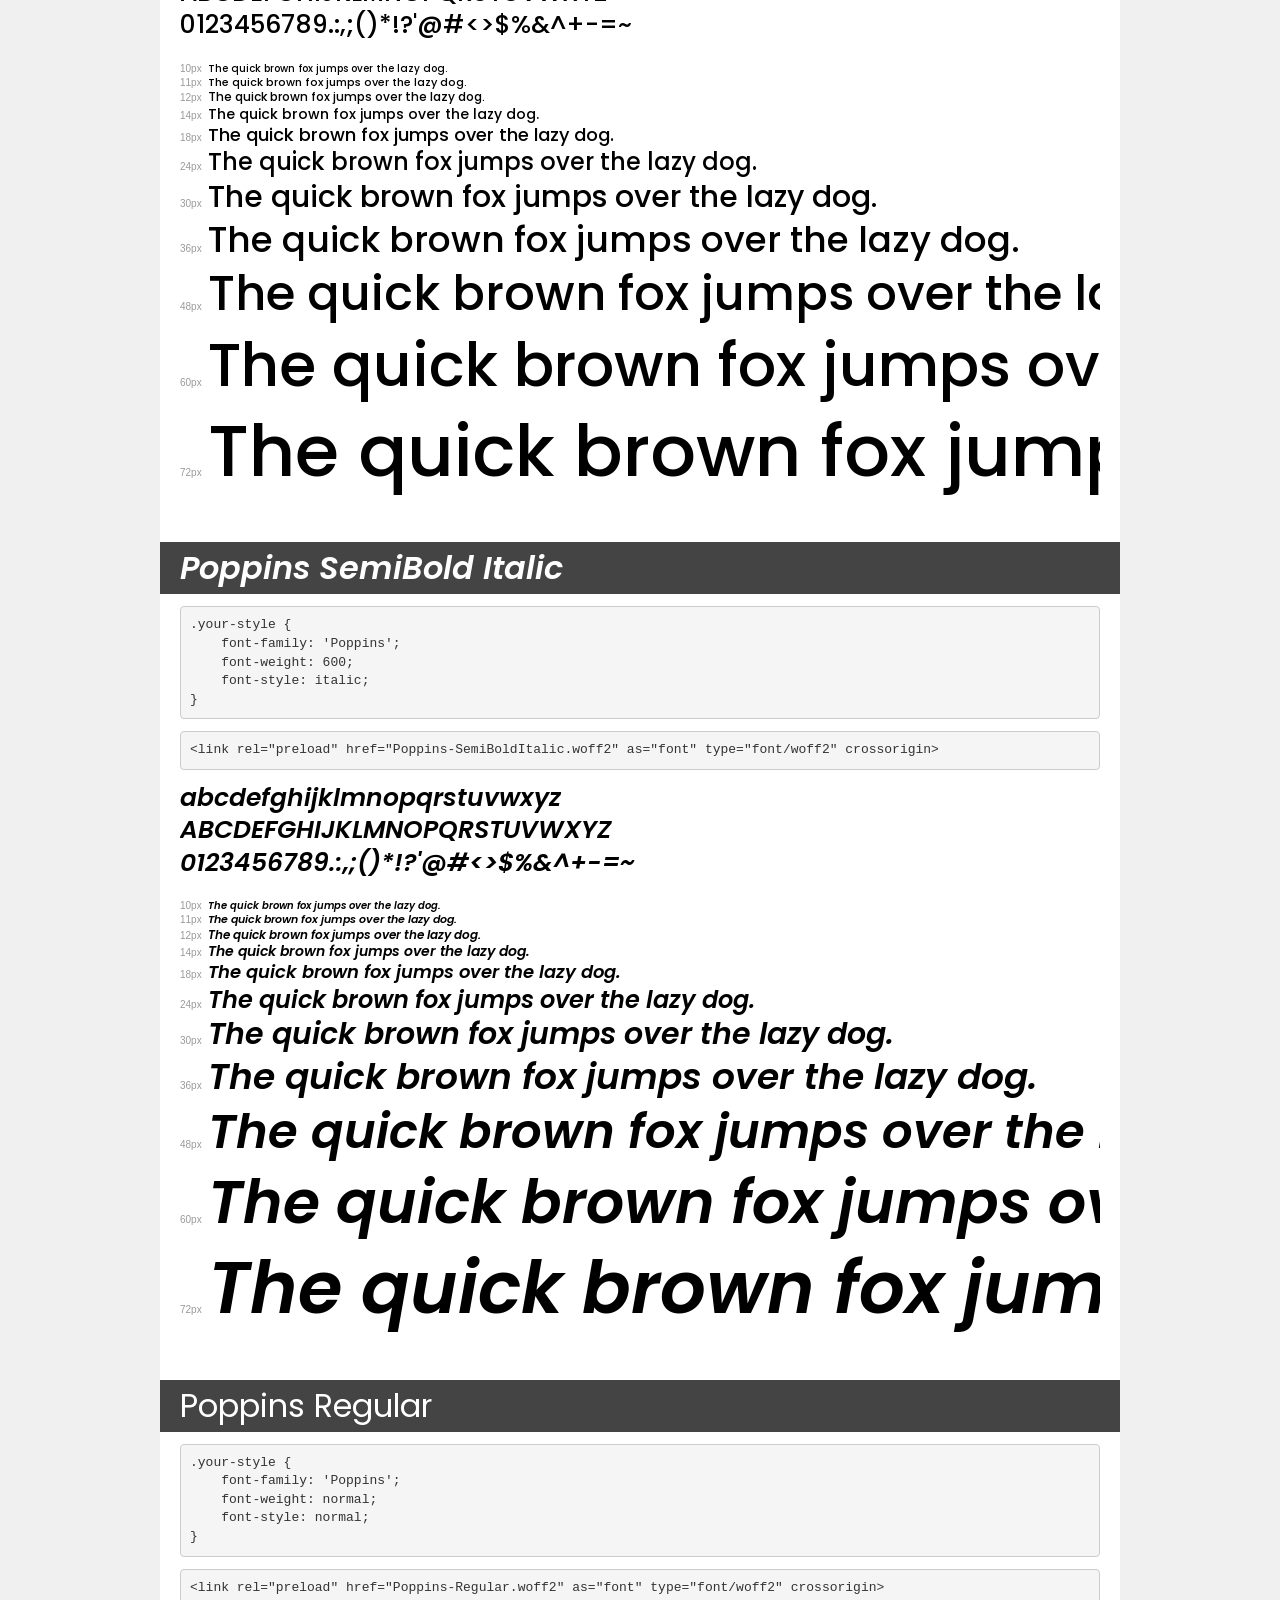
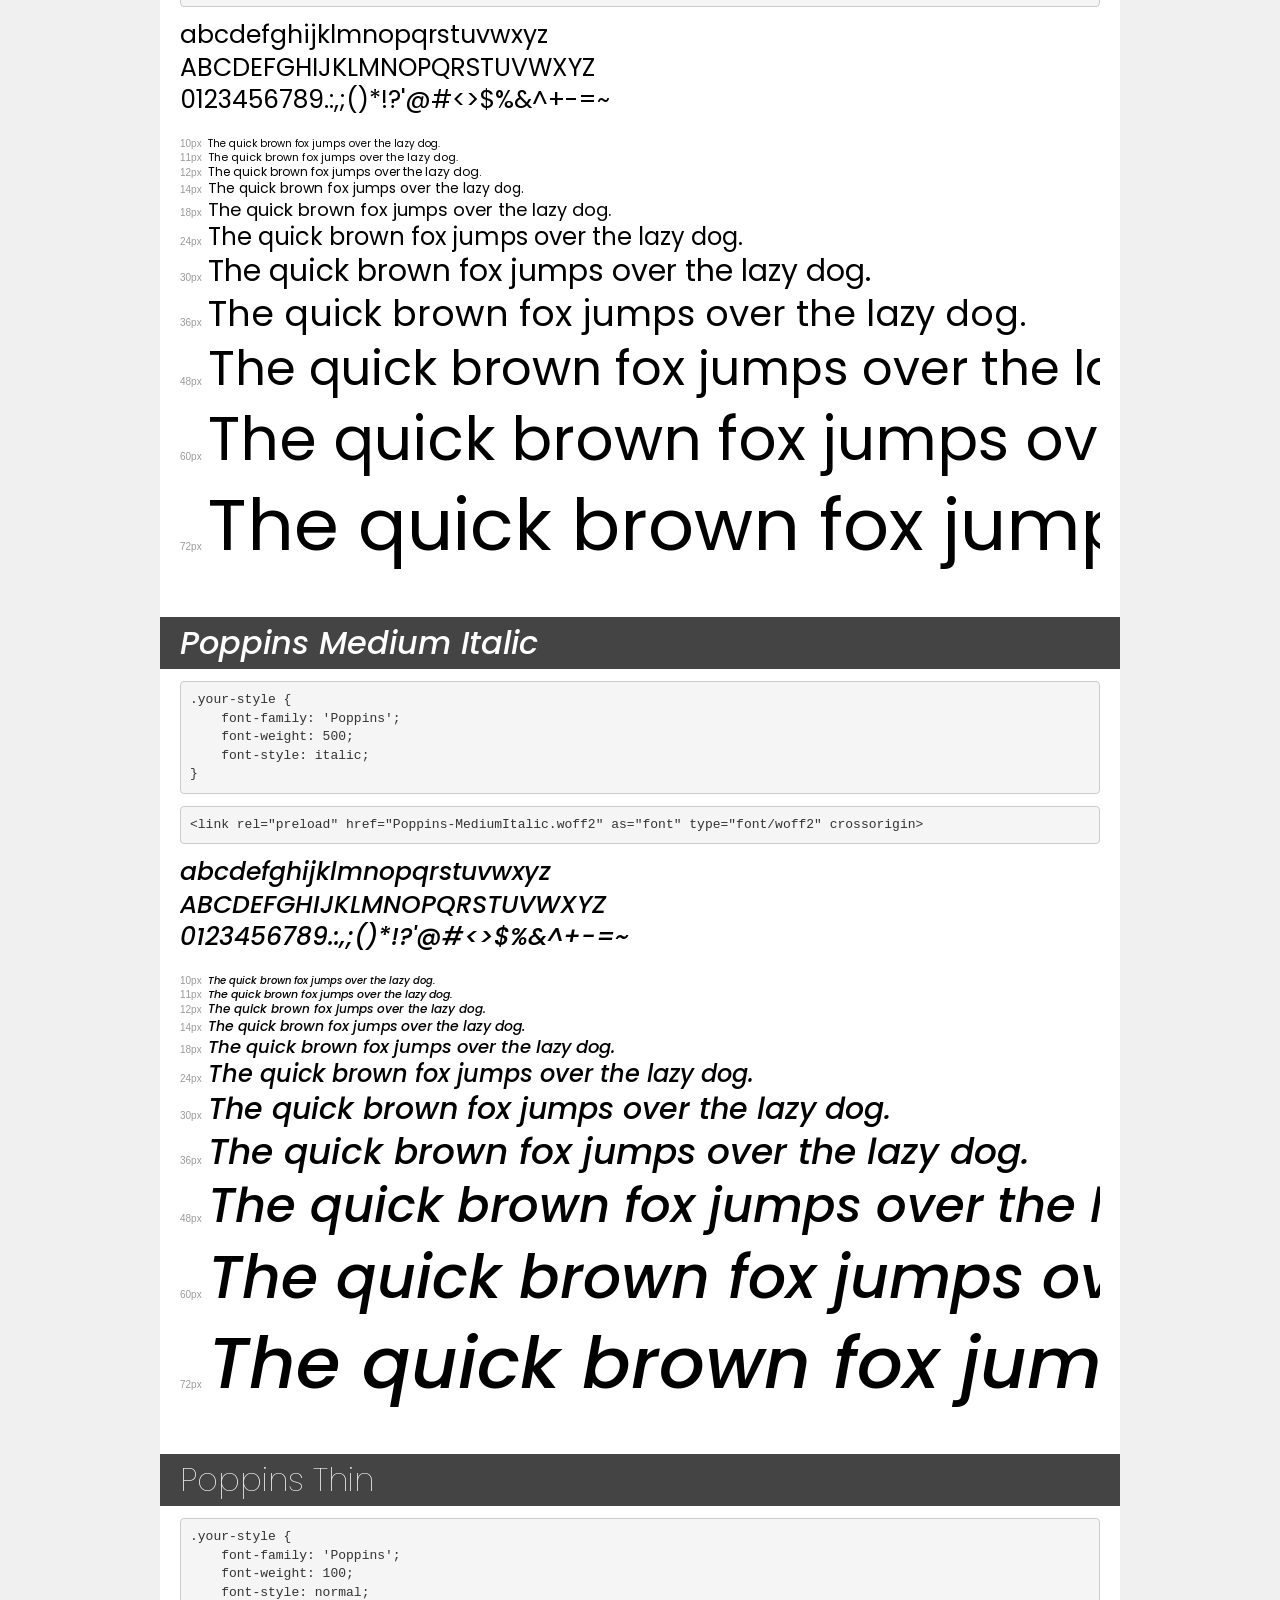
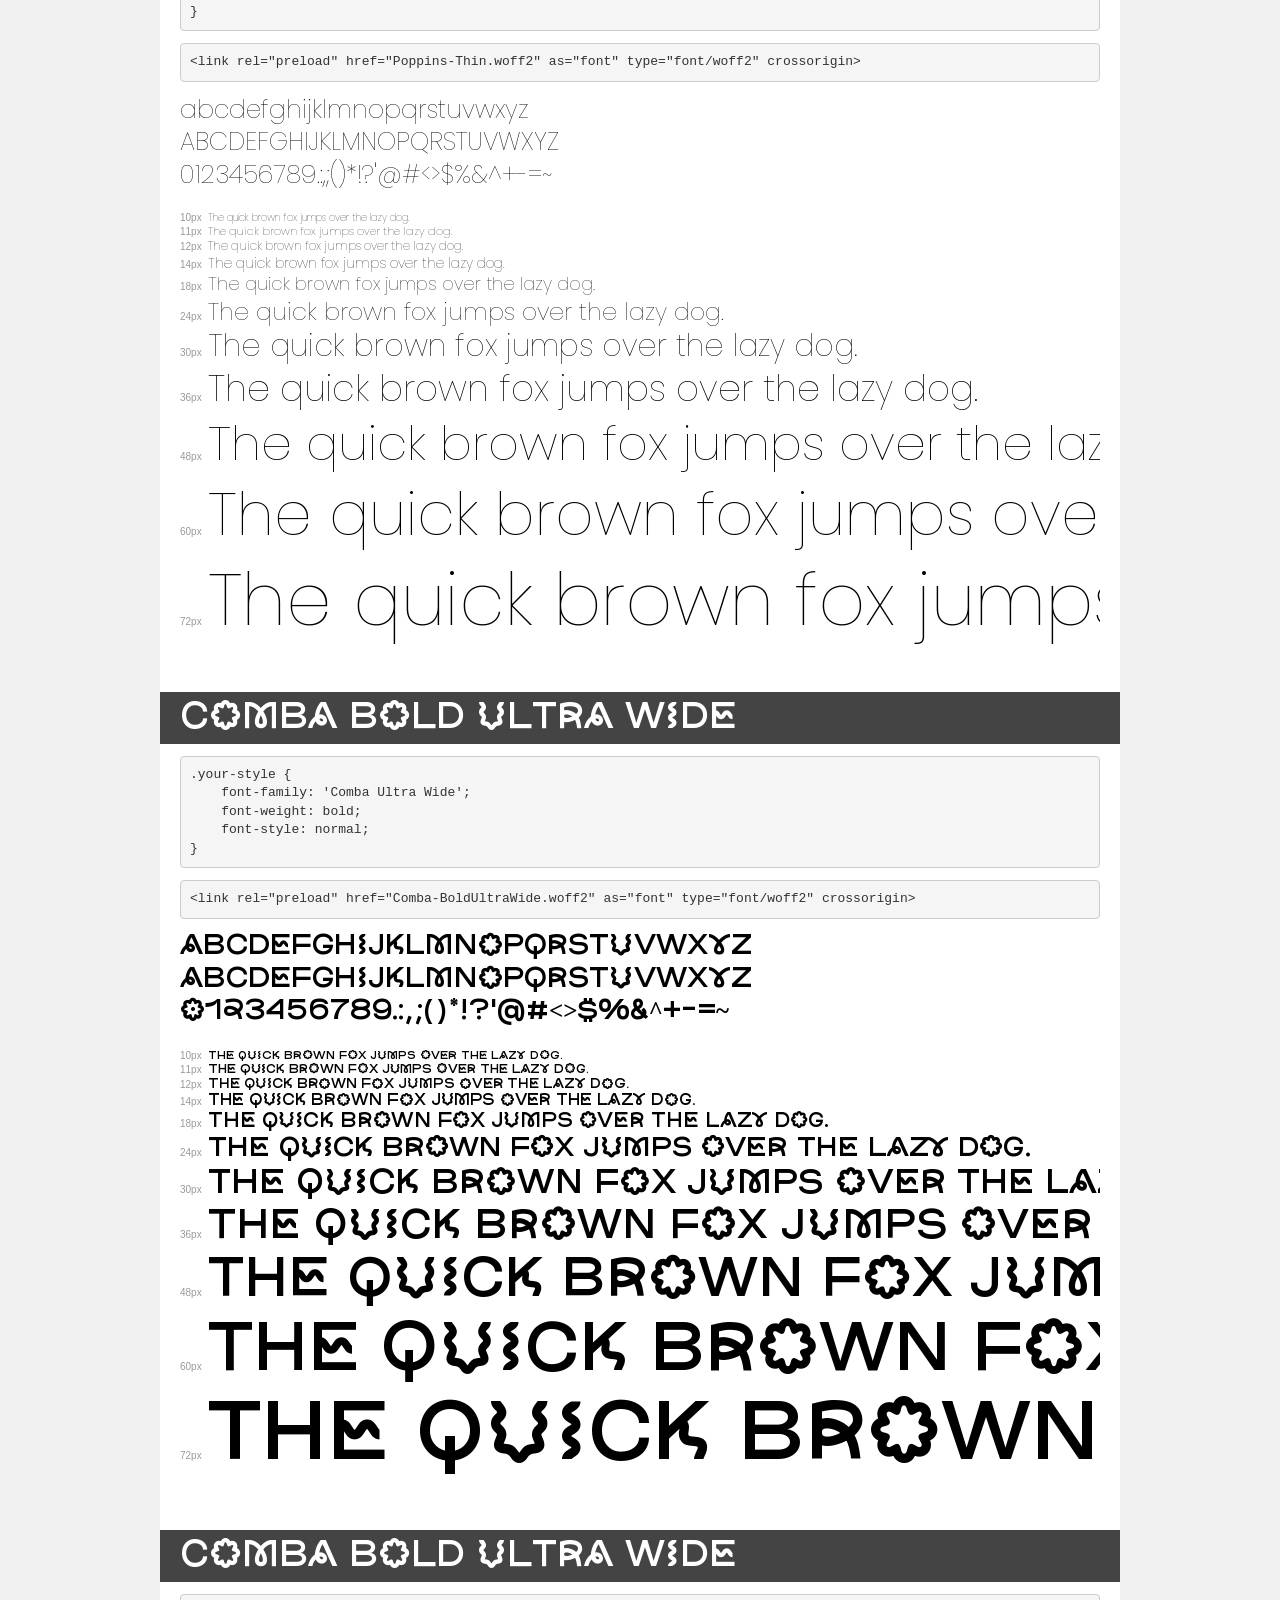
<file: font/demo.html>
<!DOCTYPE html>
<html lang="en">
<head>
    <meta charset="utf-8">
    <meta http-equiv="X-UA-Compatible" content="IE=edge">
    <meta name="viewport" content="width=device-width, initial-scale=1">
    <meta name="robots" content="noindex, noarchive">
    <meta name="format-detection" content="telephone=no">
    <title>Transfonter demo</title>
    <link href="font.css" rel="stylesheet">
    <style>
        /*
        http://meyerweb.com/eric/tools/css/reset/
        v2.0 | 20110126
        License: none (public domain)
        */
        html, body, div, span, applet, object, iframe,
        h1, h2, h3, h4, h5, h6, p, blockquote, pre,
        a, abbr, acronym, address, big, cite, code,
        del, dfn, em, img, ins, kbd, q, s, samp,
        small, strike, strong, sub, sup, tt, var,
        b, u, i, center,
        dl, dt, dd, ol, ul, li,
        fieldset, form, label, legend,
        table, caption, tbody, tfoot, thead, tr, th, td,
        article, aside, canvas, details, embed,
        figure, figcaption, footer, header, hgroup,
        menu, nav, output, ruby, section, summary,
        time, mark, audio, video {
            margin: 0;
            padding: 0;
            border: 0;
            font-size: 100%;
            font: inherit;
            vertical-align: baseline;
        }
        /* HTML5 display-role reset for older browsers */
        article, aside, details, figcaption, figure,
        footer, header, hgroup, menu, nav, section {
            display: block;
        }
        body {
            line-height: 1;
        }
        ol, ul {
            list-style: none;
        }
        blockquote, q {
            quotes: none;
        }
        blockquote:before, blockquote:after,
        q:before, q:after {
            content: '';
            content: none;
        }
        table {
            border-collapse: collapse;
            border-spacing: 0;
        }
        /* demo styles */
        body {
            background: #f0f0f0;
            color: #000;
        }
        .page {
            background: #fff;
            width: 920px;
            margin: 0 auto;
            padding: 20px 20px 0 20px;
            overflow: hidden;
        }
        .font-container {
            overflow-x: auto;
            overflow-y: hidden;
            margin-bottom: 40px;
            line-height: 1.3;
            white-space: nowrap;
            padding-bottom: 5px;
        }
        h1 {
            position: relative;
            background: #444;
            font-size: 32px;
            color: #fff;
            padding: 10px 20px;
            margin: 0 -20px 12px -20px;
        }
        .letters {
            font-size: 25px;
            margin-bottom: 20px;
        }
        .s10:before {
            content: '10px';
        }
        .s11:before {
            content: '11px';
        }
        .s12:before {
            content: '12px';
        }
        .s14:before {
            content: '14px';
        }
        .s18:before {
            content: '18px';
        }
        .s24:before {
            content: '24px';
        }
        .s30:before {
            content: '30px';
        }
        .s36:before {
            content: '36px';
        }
        .s48:before {
            content: '48px';
        }
        .s60:before {
            content: '60px';
        }
        .s72:before {
            content: '72px';
        }
        .s10:before, .s11:before, .s12:before, .s14:before,
        .s18:before, .s24:before, .s30:before, .s36:before,
        .s48:before, .s60:before, .s72:before {
            font-family: Arial, sans-serif;
            font-size: 10px;
            font-weight: normal;
            font-style: normal;
            color: #999;
            padding-right: 6px;
        }
        pre {
            display: block;
            padding: 9px;
            margin: 0 0 12px;
            font-family: Monaco, Menlo, Consolas, "Courier New", monospace;
            font-size: 13px;
            line-height: 1.428571429;
            color: #333;
            font-weight: normal;
            font-style: normal;
            background-color: #f5f5f5;
            border: 1px solid #ccc;
            overflow-x: auto;
            border-radius: 4px;
        }
        /* responsive */
        @media (max-width: 959px) {
            .page {
                width: auto;
                margin: 0;
            }
        }
    </style>
</head>
<body>
<div class="page">
    <div class="demo">
        <h1 style="font-family: 'Poppins'; font-weight: bold; font-style: normal;">Poppins Bold</h1>
        <pre title="Usage">.your-style {
    font-family: 'Poppins';
    font-weight: bold;
    font-style: normal;
}</pre>
        <pre title="Preload (optional)">
&lt;link rel=&quot;preload&quot; href=&quot;Poppins-Bold.woff2&quot; as=&quot;font&quot; type=&quot;font/woff2&quot; crossorigin&gt;</pre>
        <div class="font-container" style="font-family: 'Poppins'; font-weight: bold; font-style: normal;">
            <p class="letters">
                abcdefghijklmnopqrstuvwxyz<br>
ABCDEFGHIJKLMNOPQRSTUVWXYZ<br>
                0123456789.:,;()*!?'@#&lt;&gt;$%&^+-=~
            </p>
            <p class="s10" style="font-size: 10px;">The quick brown fox jumps over the lazy dog.</p>
            <p class="s11" style="font-size: 11px;">The quick brown fox jumps over the lazy dog.</p>
            <p class="s12" style="font-size: 12px;">The quick brown fox jumps over the lazy dog.</p>
            <p class="s14" style="font-size: 14px;">The quick brown fox jumps over the lazy dog.</p>
            <p class="s18" style="font-size: 18px;">The quick brown fox jumps over the lazy dog.</p>
            <p class="s24" style="font-size: 24px;">The quick brown fox jumps over the lazy dog.</p>
            <p class="s30" style="font-size: 30px;">The quick brown fox jumps over the lazy dog.</p>
            <p class="s36" style="font-size: 36px;">The quick brown fox jumps over the lazy dog.</p>
            <p class="s48" style="font-size: 48px;">The quick brown fox jumps over the lazy dog.</p>
            <p class="s60" style="font-size: 60px;">The quick brown fox jumps over the lazy dog.</p>
            <p class="s72" style="font-size: 72px;">The quick brown fox jumps over the lazy dog.</p>
        </div>
    </div>

    <div class="demo">
        <h1 style="font-family: 'Poppins'; font-weight: 900; font-style: normal;">Poppins Black</h1>
        <pre title="Usage">.your-style {
    font-family: 'Poppins';
    font-weight: 900;
    font-style: normal;
}</pre>
        <pre title="Preload (optional)">
&lt;link rel=&quot;preload&quot; href=&quot;Poppins-Black.woff2&quot; as=&quot;font&quot; type=&quot;font/woff2&quot; crossorigin&gt;</pre>
        <div class="font-container" style="font-family: 'Poppins'; font-weight: 900; font-style: normal;">
            <p class="letters">
                abcdefghijklmnopqrstuvwxyz<br>
ABCDEFGHIJKLMNOPQRSTUVWXYZ<br>
                0123456789.:,;()*!?'@#&lt;&gt;$%&^+-=~
            </p>
            <p class="s10" style="font-size: 10px;">The quick brown fox jumps over the lazy dog.</p>
            <p class="s11" style="font-size: 11px;">The quick brown fox jumps over the lazy dog.</p>
            <p class="s12" style="font-size: 12px;">The quick brown fox jumps over the lazy dog.</p>
            <p class="s14" style="font-size: 14px;">The quick brown fox jumps over the lazy dog.</p>
            <p class="s18" style="font-size: 18px;">The quick brown fox jumps over the lazy dog.</p>
            <p class="s24" style="font-size: 24px;">The quick brown fox jumps over the lazy dog.</p>
            <p class="s30" style="font-size: 30px;">The quick brown fox jumps over the lazy dog.</p>
            <p class="s36" style="font-size: 36px;">The quick brown fox jumps over the lazy dog.</p>
            <p class="s48" style="font-size: 48px;">The quick brown fox jumps over the lazy dog.</p>
            <p class="s60" style="font-size: 60px;">The quick brown fox jumps over the lazy dog.</p>
            <p class="s72" style="font-size: 72px;">The quick brown fox jumps over the lazy dog.</p>
        </div>
    </div>

    <div class="demo">
        <h1 style="font-family: 'Poppins'; font-weight: 900; font-style: italic;">Poppins Black Italic</h1>
        <pre title="Usage">.your-style {
    font-family: 'Poppins';
    font-weight: 900;
    font-style: italic;
}</pre>
        <pre title="Preload (optional)">
&lt;link rel=&quot;preload&quot; href=&quot;Poppins-BlackItalic.woff2&quot; as=&quot;font&quot; type=&quot;font/woff2&quot; crossorigin&gt;</pre>
        <div class="font-container" style="font-family: 'Poppins'; font-weight: 900; font-style: italic;">
            <p class="letters">
                abcdefghijklmnopqrstuvwxyz<br>
ABCDEFGHIJKLMNOPQRSTUVWXYZ<br>
                0123456789.:,;()*!?'@#&lt;&gt;$%&^+-=~
            </p>
            <p class="s10" style="font-size: 10px;">The quick brown fox jumps over the lazy dog.</p>
            <p class="s11" style="font-size: 11px;">The quick brown fox jumps over the lazy dog.</p>
            <p class="s12" style="font-size: 12px;">The quick brown fox jumps over the lazy dog.</p>
            <p class="s14" style="font-size: 14px;">The quick brown fox jumps over the lazy dog.</p>
            <p class="s18" style="font-size: 18px;">The quick brown fox jumps over the lazy dog.</p>
            <p class="s24" style="font-size: 24px;">The quick brown fox jumps over the lazy dog.</p>
            <p class="s30" style="font-size: 30px;">The quick brown fox jumps over the lazy dog.</p>
            <p class="s36" style="font-size: 36px;">The quick brown fox jumps over the lazy dog.</p>
            <p class="s48" style="font-size: 48px;">The quick brown fox jumps over the lazy dog.</p>
            <p class="s60" style="font-size: 60px;">The quick brown fox jumps over the lazy dog.</p>
            <p class="s72" style="font-size: 72px;">The quick brown fox jumps over the lazy dog.</p>
        </div>
    </div>

    <div class="demo">
        <h1 style="font-family: 'Poppins'; font-weight: bold; font-style: italic;">Poppins ExtraBold Italic</h1>
        <pre title="Usage">.your-style {
    font-family: 'Poppins';
    font-weight: bold;
    font-style: italic;
}</pre>
        <pre title="Preload (optional)">
&lt;link rel=&quot;preload&quot; href=&quot;Poppins-ExtraBoldItalic.woff2&quot; as=&quot;font&quot; type=&quot;font/woff2&quot; crossorigin&gt;</pre>
        <div class="font-container" style="font-family: 'Poppins'; font-weight: bold; font-style: italic;">
            <p class="letters">
                abcdefghijklmnopqrstuvwxyz<br>
ABCDEFGHIJKLMNOPQRSTUVWXYZ<br>
                0123456789.:,;()*!?'@#&lt;&gt;$%&^+-=~
            </p>
            <p class="s10" style="font-size: 10px;">The quick brown fox jumps over the lazy dog.</p>
            <p class="s11" style="font-size: 11px;">The quick brown fox jumps over the lazy dog.</p>
            <p class="s12" style="font-size: 12px;">The quick brown fox jumps over the lazy dog.</p>
            <p class="s14" style="font-size: 14px;">The quick brown fox jumps over the lazy dog.</p>
            <p class="s18" style="font-size: 18px;">The quick brown fox jumps over the lazy dog.</p>
            <p class="s24" style="font-size: 24px;">The quick brown fox jumps over the lazy dog.</p>
            <p class="s30" style="font-size: 30px;">The quick brown fox jumps over the lazy dog.</p>
            <p class="s36" style="font-size: 36px;">The quick brown fox jumps over the lazy dog.</p>
            <p class="s48" style="font-size: 48px;">The quick brown fox jumps over the lazy dog.</p>
            <p class="s60" style="font-size: 60px;">The quick brown fox jumps over the lazy dog.</p>
            <p class="s72" style="font-size: 72px;">The quick brown fox jumps over the lazy dog.</p>
        </div>
    </div>

    <div class="demo">
        <h1 style="font-family: 'Poppins'; font-weight: bold; font-style: normal;">Poppins ExtraBold</h1>
        <pre title="Usage">.your-style {
    font-family: 'Poppins';
    font-weight: bold;
    font-style: normal;
}</pre>
        <pre title="Preload (optional)">
&lt;link rel=&quot;preload&quot; href=&quot;Poppins-ExtraBold.woff2&quot; as=&quot;font&quot; type=&quot;font/woff2&quot; crossorigin&gt;</pre>
        <div class="font-container" style="font-family: 'Poppins'; font-weight: bold; font-style: normal;">
            <p class="letters">
                abcdefghijklmnopqrstuvwxyz<br>
ABCDEFGHIJKLMNOPQRSTUVWXYZ<br>
                0123456789.:,;()*!?'@#&lt;&gt;$%&^+-=~
            </p>
            <p class="s10" style="font-size: 10px;">The quick brown fox jumps over the lazy dog.</p>
            <p class="s11" style="font-size: 11px;">The quick brown fox jumps over the lazy dog.</p>
            <p class="s12" style="font-size: 12px;">The quick brown fox jumps over the lazy dog.</p>
            <p class="s14" style="font-size: 14px;">The quick brown fox jumps over the lazy dog.</p>
            <p class="s18" style="font-size: 18px;">The quick brown fox jumps over the lazy dog.</p>
            <p class="s24" style="font-size: 24px;">The quick brown fox jumps over the lazy dog.</p>
            <p class="s30" style="font-size: 30px;">The quick brown fox jumps over the lazy dog.</p>
            <p class="s36" style="font-size: 36px;">The quick brown fox jumps over the lazy dog.</p>
            <p class="s48" style="font-size: 48px;">The quick brown fox jumps over the lazy dog.</p>
            <p class="s60" style="font-size: 60px;">The quick brown fox jumps over the lazy dog.</p>
            <p class="s72" style="font-size: 72px;">The quick brown fox jumps over the lazy dog.</p>
        </div>
    </div>

    <div class="demo">
        <h1 style="font-family: 'Poppins'; font-weight: bold; font-style: italic;">Poppins Bold Italic</h1>
        <pre title="Usage">.your-style {
    font-family: 'Poppins';
    font-weight: bold;
    font-style: italic;
}</pre>
        <pre title="Preload (optional)">
&lt;link rel=&quot;preload&quot; href=&quot;Poppins-BoldItalic.woff2&quot; as=&quot;font&quot; type=&quot;font/woff2&quot; crossorigin&gt;</pre>
        <div class="font-container" style="font-family: 'Poppins'; font-weight: bold; font-style: italic;">
            <p class="letters">
                abcdefghijklmnopqrstuvwxyz<br>
ABCDEFGHIJKLMNOPQRSTUVWXYZ<br>
                0123456789.:,;()*!?'@#&lt;&gt;$%&^+-=~
            </p>
            <p class="s10" style="font-size: 10px;">The quick brown fox jumps over the lazy dog.</p>
            <p class="s11" style="font-size: 11px;">The quick brown fox jumps over the lazy dog.</p>
            <p class="s12" style="font-size: 12px;">The quick brown fox jumps over the lazy dog.</p>
            <p class="s14" style="font-size: 14px;">The quick brown fox jumps over the lazy dog.</p>
            <p class="s18" style="font-size: 18px;">The quick brown fox jumps over the lazy dog.</p>
            <p class="s24" style="font-size: 24px;">The quick brown fox jumps over the lazy dog.</p>
            <p class="s30" style="font-size: 30px;">The quick brown fox jumps over the lazy dog.</p>
            <p class="s36" style="font-size: 36px;">The quick brown fox jumps over the lazy dog.</p>
            <p class="s48" style="font-size: 48px;">The quick brown fox jumps over the lazy dog.</p>
            <p class="s60" style="font-size: 60px;">The quick brown fox jumps over the lazy dog.</p>
            <p class="s72" style="font-size: 72px;">The quick brown fox jumps over the lazy dog.</p>
        </div>
    </div>

    <div class="demo">
        <h1 style="font-family: 'Poppins'; font-weight: normal; font-style: italic;">Poppins Italic</h1>
        <pre title="Usage">.your-style {
    font-family: 'Poppins';
    font-weight: normal;
    font-style: italic;
}</pre>
        <pre title="Preload (optional)">
&lt;link rel=&quot;preload&quot; href=&quot;Poppins-Italic.woff2&quot; as=&quot;font&quot; type=&quot;font/woff2&quot; crossorigin&gt;</pre>
        <div class="font-container" style="font-family: 'Poppins'; font-weight: normal; font-style: italic;">
            <p class="letters">
                abcdefghijklmnopqrstuvwxyz<br>
ABCDEFGHIJKLMNOPQRSTUVWXYZ<br>
                0123456789.:,;()*!?'@#&lt;&gt;$%&^+-=~
            </p>
            <p class="s10" style="font-size: 10px;">The quick brown fox jumps over the lazy dog.</p>
            <p class="s11" style="font-size: 11px;">The quick brown fox jumps over the lazy dog.</p>
            <p class="s12" style="font-size: 12px;">The quick brown fox jumps over the lazy dog.</p>
            <p class="s14" style="font-size: 14px;">The quick brown fox jumps over the lazy dog.</p>
            <p class="s18" style="font-size: 18px;">The quick brown fox jumps over the lazy dog.</p>
            <p class="s24" style="font-size: 24px;">The quick brown fox jumps over the lazy dog.</p>
            <p class="s30" style="font-size: 30px;">The quick brown fox jumps over the lazy dog.</p>
            <p class="s36" style="font-size: 36px;">The quick brown fox jumps over the lazy dog.</p>
            <p class="s48" style="font-size: 48px;">The quick brown fox jumps over the lazy dog.</p>
            <p class="s60" style="font-size: 60px;">The quick brown fox jumps over the lazy dog.</p>
            <p class="s72" style="font-size: 72px;">The quick brown fox jumps over the lazy dog.</p>
        </div>
    </div>

    <div class="demo">
        <h1 style="font-family: 'Poppins'; font-weight: 200; font-style: italic;">Poppins ExtraLight Italic</h1>
        <pre title="Usage">.your-style {
    font-family: 'Poppins';
    font-weight: 200;
    font-style: italic;
}</pre>
        <pre title="Preload (optional)">
&lt;link rel=&quot;preload&quot; href=&quot;Poppins-ExtraLightItalic.woff2&quot; as=&quot;font&quot; type=&quot;font/woff2&quot; crossorigin&gt;</pre>
        <div class="font-container" style="font-family: 'Poppins'; font-weight: 200; font-style: italic;">
            <p class="letters">
                abcdefghijklmnopqrstuvwxyz<br>
ABCDEFGHIJKLMNOPQRSTUVWXYZ<br>
                0123456789.:,;()*!?'@#&lt;&gt;$%&^+-=~
            </p>
            <p class="s10" style="font-size: 10px;">The quick brown fox jumps over the lazy dog.</p>
            <p class="s11" style="font-size: 11px;">The quick brown fox jumps over the lazy dog.</p>
            <p class="s12" style="font-size: 12px;">The quick brown fox jumps over the lazy dog.</p>
            <p class="s14" style="font-size: 14px;">The quick brown fox jumps over the lazy dog.</p>
            <p class="s18" style="font-size: 18px;">The quick brown fox jumps over the lazy dog.</p>
            <p class="s24" style="font-size: 24px;">The quick brown fox jumps over the lazy dog.</p>
            <p class="s30" style="font-size: 30px;">The quick brown fox jumps over the lazy dog.</p>
            <p class="s36" style="font-size: 36px;">The quick brown fox jumps over the lazy dog.</p>
            <p class="s48" style="font-size: 48px;">The quick brown fox jumps over the lazy dog.</p>
            <p class="s60" style="font-size: 60px;">The quick brown fox jumps over the lazy dog.</p>
            <p class="s72" style="font-size: 72px;">The quick brown fox jumps over the lazy dog.</p>
        </div>
    </div>

    <div class="demo">
        <h1 style="font-family: 'Poppins'; font-weight: 200; font-style: normal;">Poppins ExtraLight</h1>
        <pre title="Usage">.your-style {
    font-family: 'Poppins';
    font-weight: 200;
    font-style: normal;
}</pre>
        <pre title="Preload (optional)">
&lt;link rel=&quot;preload&quot; href=&quot;Poppins-ExtraLight.woff2&quot; as=&quot;font&quot; type=&quot;font/woff2&quot; crossorigin&gt;</pre>
        <div class="font-container" style="font-family: 'Poppins'; font-weight: 200; font-style: normal;">
            <p class="letters">
                abcdefghijklmnopqrstuvwxyz<br>
ABCDEFGHIJKLMNOPQRSTUVWXYZ<br>
                0123456789.:,;()*!?'@#&lt;&gt;$%&^+-=~
            </p>
            <p class="s10" style="font-size: 10px;">The quick brown fox jumps over the lazy dog.</p>
            <p class="s11" style="font-size: 11px;">The quick brown fox jumps over the lazy dog.</p>
            <p class="s12" style="font-size: 12px;">The quick brown fox jumps over the lazy dog.</p>
            <p class="s14" style="font-size: 14px;">The quick brown fox jumps over the lazy dog.</p>
            <p class="s18" style="font-size: 18px;">The quick brown fox jumps over the lazy dog.</p>
            <p class="s24" style="font-size: 24px;">The quick brown fox jumps over the lazy dog.</p>
            <p class="s30" style="font-size: 30px;">The quick brown fox jumps over the lazy dog.</p>
            <p class="s36" style="font-size: 36px;">The quick brown fox jumps over the lazy dog.</p>
            <p class="s48" style="font-size: 48px;">The quick brown fox jumps over the lazy dog.</p>
            <p class="s60" style="font-size: 60px;">The quick brown fox jumps over the lazy dog.</p>
            <p class="s72" style="font-size: 72px;">The quick brown fox jumps over the lazy dog.</p>
        </div>
    </div>

    <div class="demo">
        <h1 style="font-family: 'Poppins'; font-weight: 300; font-style: italic;">Poppins Light Italic</h1>
        <pre title="Usage">.your-style {
    font-family: 'Poppins';
    font-weight: 300;
    font-style: italic;
}</pre>
        <pre title="Preload (optional)">
&lt;link rel=&quot;preload&quot; href=&quot;Poppins-LightItalic.woff2&quot; as=&quot;font&quot; type=&quot;font/woff2&quot; crossorigin&gt;</pre>
        <div class="font-container" style="font-family: 'Poppins'; font-weight: 300; font-style: italic;">
            <p class="letters">
                abcdefghijklmnopqrstuvwxyz<br>
ABCDEFGHIJKLMNOPQRSTUVWXYZ<br>
                0123456789.:,;()*!?'@#&lt;&gt;$%&^+-=~
            </p>
            <p class="s10" style="font-size: 10px;">The quick brown fox jumps over the lazy dog.</p>
            <p class="s11" style="font-size: 11px;">The quick brown fox jumps over the lazy dog.</p>
            <p class="s12" style="font-size: 12px;">The quick brown fox jumps over the lazy dog.</p>
            <p class="s14" style="font-size: 14px;">The quick brown fox jumps over the lazy dog.</p>
            <p class="s18" style="font-size: 18px;">The quick brown fox jumps over the lazy dog.</p>
            <p class="s24" style="font-size: 24px;">The quick brown fox jumps over the lazy dog.</p>
            <p class="s30" style="font-size: 30px;">The quick brown fox jumps over the lazy dog.</p>
            <p class="s36" style="font-size: 36px;">The quick brown fox jumps over the lazy dog.</p>
            <p class="s48" style="font-size: 48px;">The quick brown fox jumps over the lazy dog.</p>
            <p class="s60" style="font-size: 60px;">The quick brown fox jumps over the lazy dog.</p>
            <p class="s72" style="font-size: 72px;">The quick brown fox jumps over the lazy dog.</p>
        </div>
    </div>

    <div class="demo">
        <h1 style="font-family: 'Poppins'; font-weight: 300; font-style: normal;">Poppins Light</h1>
        <pre title="Usage">.your-style {
    font-family: 'Poppins';
    font-weight: 300;
    font-style: normal;
}</pre>
        <pre title="Preload (optional)">
&lt;link rel=&quot;preload&quot; href=&quot;Poppins-Light.woff2&quot; as=&quot;font&quot; type=&quot;font/woff2&quot; crossorigin&gt;</pre>
        <div class="font-container" style="font-family: 'Poppins'; font-weight: 300; font-style: normal;">
            <p class="letters">
                abcdefghijklmnopqrstuvwxyz<br>
ABCDEFGHIJKLMNOPQRSTUVWXYZ<br>
                0123456789.:,;()*!?'@#&lt;&gt;$%&^+-=~
            </p>
            <p class="s10" style="font-size: 10px;">The quick brown fox jumps over the lazy dog.</p>
            <p class="s11" style="font-size: 11px;">The quick brown fox jumps over the lazy dog.</p>
            <p class="s12" style="font-size: 12px;">The quick brown fox jumps over the lazy dog.</p>
            <p class="s14" style="font-size: 14px;">The quick brown fox jumps over the lazy dog.</p>
            <p class="s18" style="font-size: 18px;">The quick brown fox jumps over the lazy dog.</p>
            <p class="s24" style="font-size: 24px;">The quick brown fox jumps over the lazy dog.</p>
            <p class="s30" style="font-size: 30px;">The quick brown fox jumps over the lazy dog.</p>
            <p class="s36" style="font-size: 36px;">The quick brown fox jumps over the lazy dog.</p>
            <p class="s48" style="font-size: 48px;">The quick brown fox jumps over the lazy dog.</p>
            <p class="s60" style="font-size: 60px;">The quick brown fox jumps over the lazy dog.</p>
            <p class="s72" style="font-size: 72px;">The quick brown fox jumps over the lazy dog.</p>
        </div>
    </div>

    <div class="demo">
        <h1 style="font-family: 'Poppins'; font-weight: 100; font-style: italic;">Poppins Thin Italic</h1>
        <pre title="Usage">.your-style {
    font-family: 'Poppins';
    font-weight: 100;
    font-style: italic;
}</pre>
        <pre title="Preload (optional)">
&lt;link rel=&quot;preload&quot; href=&quot;Poppins-ThinItalic.woff2&quot; as=&quot;font&quot; type=&quot;font/woff2&quot; crossorigin&gt;</pre>
        <div class="font-container" style="font-family: 'Poppins'; font-weight: 100; font-style: italic;">
            <p class="letters">
                abcdefghijklmnopqrstuvwxyz<br>
ABCDEFGHIJKLMNOPQRSTUVWXYZ<br>
                0123456789.:,;()*!?'@#&lt;&gt;$%&^+-=~
            </p>
            <p class="s10" style="font-size: 10px;">The quick brown fox jumps over the lazy dog.</p>
            <p class="s11" style="font-size: 11px;">The quick brown fox jumps over the lazy dog.</p>
            <p class="s12" style="font-size: 12px;">The quick brown fox jumps over the lazy dog.</p>
            <p class="s14" style="font-size: 14px;">The quick brown fox jumps over the lazy dog.</p>
            <p class="s18" style="font-size: 18px;">The quick brown fox jumps over the lazy dog.</p>
            <p class="s24" style="font-size: 24px;">The quick brown fox jumps over the lazy dog.</p>
            <p class="s30" style="font-size: 30px;">The quick brown fox jumps over the lazy dog.</p>
            <p class="s36" style="font-size: 36px;">The quick brown fox jumps over the lazy dog.</p>
            <p class="s48" style="font-size: 48px;">The quick brown fox jumps over the lazy dog.</p>
            <p class="s60" style="font-size: 60px;">The quick brown fox jumps over the lazy dog.</p>
            <p class="s72" style="font-size: 72px;">The quick brown fox jumps over the lazy dog.</p>
        </div>
    </div>

    <div class="demo">
        <h1 style="font-family: 'Poppins'; font-weight: 600; font-style: normal;">Poppins SemiBold</h1>
        <pre title="Usage">.your-style {
    font-family: 'Poppins';
    font-weight: 600;
    font-style: normal;
}</pre>
        <pre title="Preload (optional)">
&lt;link rel=&quot;preload&quot; href=&quot;Poppins-SemiBold.woff2&quot; as=&quot;font&quot; type=&quot;font/woff2&quot; crossorigin&gt;</pre>
        <div class="font-container" style="font-family: 'Poppins'; font-weight: 600; font-style: normal;">
            <p class="letters">
                abcdefghijklmnopqrstuvwxyz<br>
ABCDEFGHIJKLMNOPQRSTUVWXYZ<br>
                0123456789.:,;()*!?'@#&lt;&gt;$%&^+-=~
            </p>
            <p class="s10" style="font-size: 10px;">The quick brown fox jumps over the lazy dog.</p>
            <p class="s11" style="font-size: 11px;">The quick brown fox jumps over the lazy dog.</p>
            <p class="s12" style="font-size: 12px;">The quick brown fox jumps over the lazy dog.</p>
            <p class="s14" style="font-size: 14px;">The quick brown fox jumps over the lazy dog.</p>
            <p class="s18" style="font-size: 18px;">The quick brown fox jumps over the lazy dog.</p>
            <p class="s24" style="font-size: 24px;">The quick brown fox jumps over the lazy dog.</p>
            <p class="s30" style="font-size: 30px;">The quick brown fox jumps over the lazy dog.</p>
            <p class="s36" style="font-size: 36px;">The quick brown fox jumps over the lazy dog.</p>
            <p class="s48" style="font-size: 48px;">The quick brown fox jumps over the lazy dog.</p>
            <p class="s60" style="font-size: 60px;">The quick brown fox jumps over the lazy dog.</p>
            <p class="s72" style="font-size: 72px;">The quick brown fox jumps over the lazy dog.</p>
        </div>
    </div>

    <div class="demo">
        <h1 style="font-family: 'Poppins'; font-weight: 500; font-style: normal;">Poppins Medium</h1>
        <pre title="Usage">.your-style {
    font-family: 'Poppins';
    font-weight: 500;
    font-style: normal;
}</pre>
        <pre title="Preload (optional)">
&lt;link rel=&quot;preload&quot; href=&quot;Poppins-Medium.woff2&quot; as=&quot;font&quot; type=&quot;font/woff2&quot; crossorigin&gt;</pre>
        <div class="font-container" style="font-family: 'Poppins'; font-weight: 500; font-style: normal;">
            <p class="letters">
                abcdefghijklmnopqrstuvwxyz<br>
ABCDEFGHIJKLMNOPQRSTUVWXYZ<br>
                0123456789.:,;()*!?'@#&lt;&gt;$%&^+-=~
            </p>
            <p class="s10" style="font-size: 10px;">The quick brown fox jumps over the lazy dog.</p>
            <p class="s11" style="font-size: 11px;">The quick brown fox jumps over the lazy dog.</p>
            <p class="s12" style="font-size: 12px;">The quick brown fox jumps over the lazy dog.</p>
            <p class="s14" style="font-size: 14px;">The quick brown fox jumps over the lazy dog.</p>
            <p class="s18" style="font-size: 18px;">The quick brown fox jumps over the lazy dog.</p>
            <p class="s24" style="font-size: 24px;">The quick brown fox jumps over the lazy dog.</p>
            <p class="s30" style="font-size: 30px;">The quick brown fox jumps over the lazy dog.</p>
            <p class="s36" style="font-size: 36px;">The quick brown fox jumps over the lazy dog.</p>
            <p class="s48" style="font-size: 48px;">The quick brown fox jumps over the lazy dog.</p>
            <p class="s60" style="font-size: 60px;">The quick brown fox jumps over the lazy dog.</p>
            <p class="s72" style="font-size: 72px;">The quick brown fox jumps over the lazy dog.</p>
        </div>
    </div>

    <div class="demo">
        <h1 style="font-family: 'Poppins'; font-weight: 600; font-style: italic;">Poppins SemiBold Italic</h1>
        <pre title="Usage">.your-style {
    font-family: 'Poppins';
    font-weight: 600;
    font-style: italic;
}</pre>
        <pre title="Preload (optional)">
&lt;link rel=&quot;preload&quot; href=&quot;Poppins-SemiBoldItalic.woff2&quot; as=&quot;font&quot; type=&quot;font/woff2&quot; crossorigin&gt;</pre>
        <div class="font-container" style="font-family: 'Poppins'; font-weight: 600; font-style: italic;">
            <p class="letters">
                abcdefghijklmnopqrstuvwxyz<br>
ABCDEFGHIJKLMNOPQRSTUVWXYZ<br>
                0123456789.:,;()*!?'@#&lt;&gt;$%&^+-=~
            </p>
            <p class="s10" style="font-size: 10px;">The quick brown fox jumps over the lazy dog.</p>
            <p class="s11" style="font-size: 11px;">The quick brown fox jumps over the lazy dog.</p>
            <p class="s12" style="font-size: 12px;">The quick brown fox jumps over the lazy dog.</p>
            <p class="s14" style="font-size: 14px;">The quick brown fox jumps over the lazy dog.</p>
            <p class="s18" style="font-size: 18px;">The quick brown fox jumps over the lazy dog.</p>
            <p class="s24" style="font-size: 24px;">The quick brown fox jumps over the lazy dog.</p>
            <p class="s30" style="font-size: 30px;">The quick brown fox jumps over the lazy dog.</p>
            <p class="s36" style="font-size: 36px;">The quick brown fox jumps over the lazy dog.</p>
            <p class="s48" style="font-size: 48px;">The quick brown fox jumps over the lazy dog.</p>
            <p class="s60" style="font-size: 60px;">The quick brown fox jumps over the lazy dog.</p>
            <p class="s72" style="font-size: 72px;">The quick brown fox jumps over the lazy dog.</p>
        </div>
    </div>

    <div class="demo">
        <h1 style="font-family: 'Poppins'; font-weight: normal; font-style: normal;">Poppins Regular</h1>
        <pre title="Usage">.your-style {
    font-family: 'Poppins';
    font-weight: normal;
    font-style: normal;
}</pre>
        <pre title="Preload (optional)">
&lt;link rel=&quot;preload&quot; href=&quot;Poppins-Regular.woff2&quot; as=&quot;font&quot; type=&quot;font/woff2&quot; crossorigin&gt;</pre>
        <div class="font-container" style="font-family: 'Poppins'; font-weight: normal; font-style: normal;">
            <p class="letters">
                abcdefghijklmnopqrstuvwxyz<br>
ABCDEFGHIJKLMNOPQRSTUVWXYZ<br>
                0123456789.:,;()*!?'@#&lt;&gt;$%&^+-=~
            </p>
            <p class="s10" style="font-size: 10px;">The quick brown fox jumps over the lazy dog.</p>
            <p class="s11" style="font-size: 11px;">The quick brown fox jumps over the lazy dog.</p>
            <p class="s12" style="font-size: 12px;">The quick brown fox jumps over the lazy dog.</p>
            <p class="s14" style="font-size: 14px;">The quick brown fox jumps over the lazy dog.</p>
            <p class="s18" style="font-size: 18px;">The quick brown fox jumps over the lazy dog.</p>
            <p class="s24" style="font-size: 24px;">The quick brown fox jumps over the lazy dog.</p>
            <p class="s30" style="font-size: 30px;">The quick brown fox jumps over the lazy dog.</p>
            <p class="s36" style="font-size: 36px;">The quick brown fox jumps over the lazy dog.</p>
            <p class="s48" style="font-size: 48px;">The quick brown fox jumps over the lazy dog.</p>
            <p class="s60" style="font-size: 60px;">The quick brown fox jumps over the lazy dog.</p>
            <p class="s72" style="font-size: 72px;">The quick brown fox jumps over the lazy dog.</p>
        </div>
    </div>

    <div class="demo">
        <h1 style="font-family: 'Poppins'; font-weight: 500; font-style: italic;">Poppins Medium Italic</h1>
        <pre title="Usage">.your-style {
    font-family: 'Poppins';
    font-weight: 500;
    font-style: italic;
}</pre>
        <pre title="Preload (optional)">
&lt;link rel=&quot;preload&quot; href=&quot;Poppins-MediumItalic.woff2&quot; as=&quot;font&quot; type=&quot;font/woff2&quot; crossorigin&gt;</pre>
        <div class="font-container" style="font-family: 'Poppins'; font-weight: 500; font-style: italic;">
            <p class="letters">
                abcdefghijklmnopqrstuvwxyz<br>
ABCDEFGHIJKLMNOPQRSTUVWXYZ<br>
                0123456789.:,;()*!?'@#&lt;&gt;$%&^+-=~
            </p>
            <p class="s10" style="font-size: 10px;">The quick brown fox jumps over the lazy dog.</p>
            <p class="s11" style="font-size: 11px;">The quick brown fox jumps over the lazy dog.</p>
            <p class="s12" style="font-size: 12px;">The quick brown fox jumps over the lazy dog.</p>
            <p class="s14" style="font-size: 14px;">The quick brown fox jumps over the lazy dog.</p>
            <p class="s18" style="font-size: 18px;">The quick brown fox jumps over the lazy dog.</p>
            <p class="s24" style="font-size: 24px;">The quick brown fox jumps over the lazy dog.</p>
            <p class="s30" style="font-size: 30px;">The quick brown fox jumps over the lazy dog.</p>
            <p class="s36" style="font-size: 36px;">The quick brown fox jumps over the lazy dog.</p>
            <p class="s48" style="font-size: 48px;">The quick brown fox jumps over the lazy dog.</p>
            <p class="s60" style="font-size: 60px;">The quick brown fox jumps over the lazy dog.</p>
            <p class="s72" style="font-size: 72px;">The quick brown fox jumps over the lazy dog.</p>
        </div>
    </div>

    <div class="demo">
        <h1 style="font-family: 'Poppins'; font-weight: 100; font-style: normal;">Poppins Thin</h1>
        <pre title="Usage">.your-style {
    font-family: 'Poppins';
    font-weight: 100;
    font-style: normal;
}</pre>
        <pre title="Preload (optional)">
&lt;link rel=&quot;preload&quot; href=&quot;Poppins-Thin.woff2&quot; as=&quot;font&quot; type=&quot;font/woff2&quot; crossorigin&gt;</pre>
        <div class="font-container" style="font-family: 'Poppins'; font-weight: 100; font-style: normal;">
            <p class="letters">
                abcdefghijklmnopqrstuvwxyz<br>
ABCDEFGHIJKLMNOPQRSTUVWXYZ<br>
                0123456789.:,;()*!?'@#&lt;&gt;$%&^+-=~
            </p>
            <p class="s10" style="font-size: 10px;">The quick brown fox jumps over the lazy dog.</p>
            <p class="s11" style="font-size: 11px;">The quick brown fox jumps over the lazy dog.</p>
            <p class="s12" style="font-size: 12px;">The quick brown fox jumps over the lazy dog.</p>
            <p class="s14" style="font-size: 14px;">The quick brown fox jumps over the lazy dog.</p>
            <p class="s18" style="font-size: 18px;">The quick brown fox jumps over the lazy dog.</p>
            <p class="s24" style="font-size: 24px;">The quick brown fox jumps over the lazy dog.</p>
            <p class="s30" style="font-size: 30px;">The quick brown fox jumps over the lazy dog.</p>
            <p class="s36" style="font-size: 36px;">The quick brown fox jumps over the lazy dog.</p>
            <p class="s48" style="font-size: 48px;">The quick brown fox jumps over the lazy dog.</p>
            <p class="s60" style="font-size: 60px;">The quick brown fox jumps over the lazy dog.</p>
            <p class="s72" style="font-size: 72px;">The quick brown fox jumps over the lazy dog.</p>
        </div>
    </div>

    <div class="demo">
        <h1 style="font-family: 'Comba Ultra Wide'; font-weight: bold; font-style: normal;">Comba Bold Ultra Wide</h1>
        <pre title="Usage">.your-style {
    font-family: 'Comba Ultra Wide';
    font-weight: bold;
    font-style: normal;
}</pre>
        <pre title="Preload (optional)">
&lt;link rel=&quot;preload&quot; href=&quot;Comba-BoldUltraWide.woff2&quot; as=&quot;font&quot; type=&quot;font/woff2&quot; crossorigin&gt;</pre>
        <div class="font-container" style="font-family: 'Comba Ultra Wide'; font-weight: bold; font-style: normal;">
            <p class="letters">
                abcdefghijklmnopqrstuvwxyz<br>
ABCDEFGHIJKLMNOPQRSTUVWXYZ<br>
                0123456789.:,;()*!?'@#&lt;&gt;$%&^+-=~
            </p>
            <p class="s10" style="font-size: 10px;">The quick brown fox jumps over the lazy dog.</p>
            <p class="s11" style="font-size: 11px;">The quick brown fox jumps over the lazy dog.</p>
            <p class="s12" style="font-size: 12px;">The quick brown fox jumps over the lazy dog.</p>
            <p class="s14" style="font-size: 14px;">The quick brown fox jumps over the lazy dog.</p>
            <p class="s18" style="font-size: 18px;">The quick brown fox jumps over the lazy dog.</p>
            <p class="s24" style="font-size: 24px;">The quick brown fox jumps over the lazy dog.</p>
            <p class="s30" style="font-size: 30px;">The quick brown fox jumps over the lazy dog.</p>
            <p class="s36" style="font-size: 36px;">The quick brown fox jumps over the lazy dog.</p>
            <p class="s48" style="font-size: 48px;">The quick brown fox jumps over the lazy dog.</p>
            <p class="s60" style="font-size: 60px;">The quick brown fox jumps over the lazy dog.</p>
            <p class="s72" style="font-size: 72px;">The quick brown fox jumps over the lazy dog.</p>
        </div>
    </div>

    <div class="demo">
        <h1 style="font-family: 'Comba Ultra Wide'; font-weight: bold; font-style: normal;">Comba Bold Ultra Wide</h1>
        <pre title="Usage">.your-style {
    font-family: 'Comba Ultra Wide';
    font-weight: bold;
    font-style: normal;
}</pre>
        <pre title="Preload (optional)">
&lt;link rel=&quot;preload&quot; href=&quot;Comba-BoldUltraWide.woff2&quot; as=&quot;font&quot; type=&quot;font/woff2&quot; crossorigin&gt;</pre>
        <div class="font-container" style="font-family: 'Comba Ultra Wide'; font-weight: bold; font-style: normal;">
            <p class="letters">
                abcdefghijklmnopqrstuvwxyz<br>
ABCDEFGHIJKLMNOPQRSTUVWXYZ<br>
                0123456789.:,;()*!?'@#&lt;&gt;$%&^+-=~
            </p>
            <p class="s10" style="font-size: 10px;">The quick brown fox jumps over the lazy dog.</p>
            <p class="s11" style="font-size: 11px;">The quick brown fox jumps over the lazy dog.</p>
            <p class="s12" style="font-size: 12px;">The quick brown fox jumps over the lazy dog.</p>
            <p class="s14" style="font-size: 14px;">The quick brown fox jumps over the lazy dog.</p>
            <p class="s18" style="font-size: 18px;">The quick brown fox jumps over the lazy dog.</p>
            <p class="s24" style="font-size: 24px;">The quick brown fox jumps over the lazy dog.</p>
            <p class="s30" style="font-size: 30px;">The quick brown fox jumps over the lazy dog.</p>
            <p class="s36" style="font-size: 36px;">The quick brown fox jumps over the lazy dog.</p>
            <p class="s48" style="font-size: 48px;">The quick brown fox jumps over the lazy dog.</p>
            <p class="s60" style="font-size: 60px;">The quick brown fox jumps over the lazy dog.</p>
            <p class="s72" style="font-size: 72px;">The quick brown fox jumps over the lazy dog.</p>
        </div>
    </div>

    <div class="demo">
        <h1 style="font-family: 'Schoolbell'; font-weight: normal; font-style: normal;">Schoolbell Regular</h1>
        <pre title="Usage">.your-style {
    font-family: 'Schoolbell';
    font-weight: normal;
    font-style: normal;
}</pre>
        <pre title="Preload (optional)">
&lt;link rel=&quot;preload&quot; href=&quot;Schoolbell-Regular.woff2&quot; as=&quot;font&quot; type=&quot;font/woff2&quot; crossorigin&gt;</pre>
        <div class="font-container" style="font-family: 'Schoolbell'; font-weight: normal; font-style: normal;">
            <p class="letters">
                abcdefghijklmnopqrstuvwxyz<br>
ABCDEFGHIJKLMNOPQRSTUVWXYZ<br>
                0123456789.:,;()*!?'@#&lt;&gt;$%&^+-=~
            </p>
            <p class="s10" style="font-size: 10px;">The quick brown fox jumps over the lazy dog.</p>
            <p class="s11" style="font-size: 11px;">The quick brown fox jumps over the lazy dog.</p>
            <p class="s12" style="font-size: 12px;">The quick brown fox jumps over the lazy dog.</p>
            <p class="s14" style="font-size: 14px;">The quick brown fox jumps over the lazy dog.</p>
            <p class="s18" style="font-size: 18px;">The quick brown fox jumps over the lazy dog.</p>
            <p class="s24" style="font-size: 24px;">The quick brown fox jumps over the lazy dog.</p>
            <p class="s30" style="font-size: 30px;">The quick brown fox jumps over the lazy dog.</p>
            <p class="s36" style="font-size: 36px;">The quick brown fox jumps over the lazy dog.</p>
            <p class="s48" style="font-size: 48px;">The quick brown fox jumps over the lazy dog.</p>
            <p class="s60" style="font-size: 60px;">The quick brown fox jumps over the lazy dog.</p>
            <p class="s72" style="font-size: 72px;">The quick brown fox jumps over the lazy dog.</p>
        </div>
    </div>

    <div class="demo">
        <h1 style="font-family: 'Schoolbell'; font-weight: normal; font-style: normal;">Schoolbell Regular</h1>
        <pre title="Usage">.your-style {
    font-family: 'Schoolbell';
    font-weight: normal;
    font-style: normal;
}</pre>
        <pre title="Preload (optional)">
&lt;link rel=&quot;preload&quot; href=&quot;Schoolbell-Regular.woff2&quot; as=&quot;font&quot; type=&quot;font/woff2&quot; crossorigin&gt;</pre>
        <div class="font-container" style="font-family: 'Schoolbell'; font-weight: normal; font-style: normal;">
            <p class="letters">
                abcdefghijklmnopqrstuvwxyz<br>
ABCDEFGHIJKLMNOPQRSTUVWXYZ<br>
                0123456789.:,;()*!?'@#&lt;&gt;$%&^+-=~
            </p>
            <p class="s10" style="font-size: 10px;">The quick brown fox jumps over the lazy dog.</p>
            <p class="s11" style="font-size: 11px;">The quick brown fox jumps over the lazy dog.</p>
            <p class="s12" style="font-size: 12px;">The quick brown fox jumps over the lazy dog.</p>
            <p class="s14" style="font-size: 14px;">The quick brown fox jumps over the lazy dog.</p>
            <p class="s18" style="font-size: 18px;">The quick brown fox jumps over the lazy dog.</p>
            <p class="s24" style="font-size: 24px;">The quick brown fox jumps over the lazy dog.</p>
            <p class="s30" style="font-size: 30px;">The quick brown fox jumps over the lazy dog.</p>
            <p class="s36" style="font-size: 36px;">The quick brown fox jumps over the lazy dog.</p>
            <p class="s48" style="font-size: 48px;">The quick brown fox jumps over the lazy dog.</p>
            <p class="s60" style="font-size: 60px;">The quick brown fox jumps over the lazy dog.</p>
            <p class="s72" style="font-size: 72px;">The quick brown fox jumps over the lazy dog.</p>
        </div>
    </div>

</div>
</body>
</html>
</file>
<file: stili.css>
@import "font/font.css";
@import url('https://fonts.googleapis.com/css2?family=Poppins:ital,wght@0,100;0,200;0,300;0,400;0,500;0,600;0,700;0,800;0,900;1,100;1,200;1,300;1,400;1,500;1,600;1,700;1,800;1,900&family=Schoolbell&display=swap');

@font-face {
    font-family: Comba;
    src: url('font/Comba-BoldUltraWide.woff');
}

.schoolbell {
    font-family: "Schoolbell", cursive;
    font-weight: 400;
    font-style: normal;
}

.grid-border{
    padding-left: 80px;
    padding-right: 80px;
}
.grid-border-left{
    padding-left: 80px;

}
.grid-border-right{
    padding-right: 80px;
}
.header{
    min-height: 35vw;
}

/**
.schoolbell{
    font-family: 'Schoolbell', sans-serif;
}
/**/

.comba{
    font-family: Comba, sans-serif;
}
.inter{
    font-family: 'Poppins', sans-serif;
}
.bolder{
    font-weight: bolder;
}
p{
    font-size: clamp(14px,1.5vw,20px)
}
h1{
    font-size: clamp(24px, 4vw,84px);  /* no bueno questo*/
}
h2{
    font-size: clamp(22px, 3vw,56px);
}
body{
    background-color:#ECF447;
}
.purple{
    background-color: #6204BF;
}
.blu{
    background-color: #3D46F2;
}
.orange{
    background-color: #FE6C0C;
}
.yellow{
    background-color: #ECF447;
}
.transparent{
    background-color: rgba(0,0,0,0.5);
}
.fucsia{
    background-color: #F21DB9
}
.pink{
    background-color: #EFB5F2;
}
.fucsia-sm{
    background-color: transparent;
}
.tWhite{
    color: #f8f4db;
}
.tBlack{
    color: #262626;
}
.tYellow{
    color: #ECF447;
}
.tPurple{
    color:#6204BF;
}
.tBlue{
    color: #3D46F2;
}
.tOrange{
    color:#FE6C0C;
}
.tFucsia{
    color:#F21DB9;
}
.bottone{
    border-radius: clamp(15px,2vw,20px);
    font-family: Poppins, sans-serif;
    box-shadow: 5px 5px 0 rgba(0,0,0,1);
    font-size: clamp(16px, 2vw, 24px);
    margin: 0;
    width:fit-content;
    font-weight: 600;
    cursor: pointer;
}
.bottone:active {
    transform: translateY(7px);
    box-shadow: 2px 2px 0 rgba(0,0,0,1);
}
.btn-purple{
    border: 5px solid #6204BF;
    background-color: #D3B3F5;

}
.btn-yellow{
    border: 5px solid #ECF447;
    background-color: #F6F7BA;
}
.btn-blue{
    border: 5px solid #3D46F2;
    background-color: #C2C5FF;
}
.btn-fucsia{
    border: 5px solid #F21DB9;
    background-color: #F997FF;
}
.btn-orange{
    border: 5px solid #FE6C0C;
    background-color: #F3B385;
}
.banner{
    height: 7vh;
}
.border-fucsia{
    border: 3px solid #F21DB9;
}
.title{
    font-size: clamp(36px, 6vw, 72px);
    font-family: 'Poppins', sans-serif;
    font-weight: bolder;
}
.pb-10{
    padding-bottom: 10vh
}
.pt-10{
    padding-top: 10vh
}
.pt-20 {
    padding-top: 20vh;
}
.pb-20 {
    padding-bottom: 20vh;
}
.mt-10 {
    margin-top: 10vh;
}
.width {
    width: 100%;
}


/* navbar */
.logo{
    height: 50px;
}
.navbar{
    background-color: #ECF447;
    border-bottom:4px solid #F21DB9;
}
.navbar a{
    font-size: 1.3vw;
    font-family: Poppins, sans-serif;
    font-weight: 600;
    color: #F21DB9;
}
.navbar-nav .nav-link.active{
    color: #F21DB9;
    text-underline-offset: 8px;
    text-decoration: underline;
    text-decoration-color: #F21DB9;

}
.custom-toggler .navbar-toggler-icon {
    width: 40px;
    height: 40px;
    background-image: url("immagini/toggler.png");
    background-size: 40px;
}
button{
    background-color: transparent;
}
.close-btn{
    width: 40px !important;
}
.offcanvas-header{
    border-bottom:4px solid #F21DB9;
    background-color: #ECF447;

}
.navbar a:hover {
    -webkit-animation: jello-horizontal 0.9s both;
    animation: jello-horizontal 0.9s both;
    color: #F21DB9;
}
.cart{
    width: 30px;
    margin:auto;
}
.nonCart{
    display: none;
    background-color: #F21DB9;
    width: 20px;
    height: 20px;
    border-radius: 10px;
    text-align: center;
    vertical-align: middle;
    line-height: 20px;
    top:0%;
    right: -50%;

}
/*fine navbar*/

/*footer*/
.footer{
    background-color: #ECF447;
    border-top: 4px solid #F21DB9;
    color: #F21DB9;

}
.footer p{
    font-weight: 200;
    font-size: 1.4vw;
}
.footer h1 {
    font-size: 3vw;
    font-weight: 900;
}
.footer h3 {
    font-size: 2vw;
    font-weight: 600;
}
.icona{
    width:55px;
    height: 55px;
}
.icona:hover{
    -webkit-animation: jello-horizontal 0.9s both;
    animation: jello-horizontal 0.9s both;
    cursor: pointer;
}
#freccia{
    width: 60px;
}
/*fine footer*/
/*SCRITTE CHE SCORRONO*/
.wrapper {
    display: flex;
    align-items: center;
    height: 48px;
    overflow: hidden;
}
.scroll {
    white-space: nowrap;
    margin: 0 0;
}
.scroll div {
    display: flex;
    gap: 1em;
}
.scroll p {
    font-size: 48px;
    margin-bottom: 0;
    line-height: 10px;
}
.RightToLeft {
    animation: RightToLeft 30s infinite linear;
}


@keyframes  RightToLeft {
    from {
        transform: translateX(0%);
    }
    to {
        transform: translateX(-50%);
    }
}
.LeftToRight {
    animation: LeftToRight 30s infinite linear;
}

.border-rounded{
    border-radius:10px;
}
@keyframes  LeftToRight {
    from {
        transform: translateX(-50%);
    }
    to {
        transform: translateX(0%);
    }
}

/*effetti*/
/*effetto pulsato*/
@-webkit-keyframes pulse-on-hover {
    25% {
        -webkit-transform: scale(1.1);
        transform: scale(1.1);
    }
    75% {
        -webkit-transform: scale(0.9);
        transform: scale(0.9);
    }
}
@keyframes pulse-on-hover {
    25% {
        -webkit-transform: scale(1.1);
        transform: scale(1.1);
    }
    75% {
        -webkit-transform: scale(0.9);
        transform: scale(0.9);
    }
}
.pulse-on-hover {
    display: inline-block;
    vertical-align: middle;
    -webkit-transform: perspective(1px) translateZ(0);
    transform: perspective(1px) translateZ(0);
    box-shadow: 0 0 1px rgba(0, 0, 0, 0);
}
.pulse-on-hover:hover, .pulse-on-hover:focus, .pulse-on-hover:active {
    -webkit-animation-name: pulse-on-hover;
    animation-name: pulse-on-hover;
    -webkit-animation-duration: 1s;
    animation-duration: 1s;
    -webkit-animation-timing-function: linear;
    animation-timing-function: linear;
    -webkit-animation-iteration-count: infinite;
    animation-iteration-count: infinite;
}
/*effetto rotato*/
.roll {
    transition: transform .7s ease-in-out;
}
.roll:hover {
    transform: rotate(360deg);
}
/*effetto grow and rotate*/
.grow-rotate-on-hover {
    display: inline-block;
    vertical-align: middle;
    -webkit-transform: perspective(1px) translateZ(0);
    transform: perspective(1px) translateZ(0);
    box-shadow: 0 0 1px rgba(0, 0, 0, 0);
    -webkit-transition-duration: 0.3s;
    transition-duration: 0.3s;
    -webkit-transition-property: transform;
    transition-property: transform;
}
.grow-rotate-on-hover:hover, .grow-rotate-on-hover:focus, .grow-rotate-on-hover:active {
    -webkit-transform: scale(1.1) rotate(4deg);
    transform: scale(1.1) rotate(4deg);
}
/*effetto pulsato e rimpicciolito*/
@-webkit-keyframes pulse-shrink-on-hover {
    to {
        -webkit-transform: scale(0.9);
        transform: scale(0.9);
    }
}
@keyframes pulse-shrink-on-hover {
    to {
        -webkit-transform: scale(0.9);
        transform: scale(0.9);
    }
}
.pulse-shrink-on-hover {
    display: inline-block;
    vertical-align: middle;
    -webkit-transform: perspective(1px) translateZ(0);
    transform: perspective(1px) translateZ(0);
    box-shadow: 0 0 1px rgba(0, 0, 0, 0);
}
.pulse-shrink-on-hover:hover, .pulse-shrink-on-hover:focus, .pulse-shrink-on-hover:active {
    -webkit-animation-name: pulse-shrink-on-hover;
    animation-name: pulse-shrink-on-hover;
    -webkit-animation-duration: 0.3s;
    animation-duration: 0.3s;
    -webkit-animation-timing-function: linear;
    animation-timing-function: linear;
    -webkit-animation-iteration-count: infinite;
    animation-iteration-count: infinite;
    -webkit-animation-direction: alternate;
    animation-direction: alternate;
}
/*effetto grow - icone social*/
.grow {
    transition: all .2s ease-in-out;
}
.grow:hover {
    transform: scale(1.2);
}


/* ------------------------------------------------------------------------------------------------------*/
/* ------------------------------------------------------------------------------------------------------*/
/* ------------------------------------------------------------------------------------------------------*/
/* ----------------------------------------MEDIA QUERY---------------------------------------------------*/
/* ------------------------------------------------------------------------------------------------------*/
/* ------------------------------------------------------------------------------------------------------*/
@media screen and (max-width: 1200px) {
    .header {
        min-height: 45vw;
    }
}

@media screen and (max-width: 992px) {
    .header {
        min-height: 50vw;
    }
}

@media screen and (max-width: 767px){
    .header {
        min-height: 70vw;
    }
    .wrapper {
        height: 32px;
    }
    .scroll p {
        font-size: 32px;
    }
    .grid-border-sm{
        padding-left: 30px;
        padding-right: 30px;
    }


    /*css navbar*/
    .logo{
        height: 40px;
    }
    .sidebar{
        background-color: #ECF447;
        min-width: 100vw;
    }
    .sidebar a{
        color: #F21DB9;
        font-size: 2.5vh;
    }

    .navbar-nav .nav-link.active{
        color: #F21DB9;
        border: 0px solid #F21DB9;
        padding-bottom: 8px;
    }
    .nonCart{
        top:0%;
        right: 0%;

    }
    hr{
        color: #F21DB9;
    }
    #carrello{
        align-items: center;
        background-color: #EFB5F2;
        border-radius: 30px;
        border: 2px solid #F21DB9;
        bottom: 0%;
        margin-top: 3vh;
        margin-left: 30vw;
        margin-right: 30vw;
        box-shadow: 4px 4px 0px rgba(0, 0, 0, 1);
        display: flex;

    }
    .icona{
        width: 40px;
        height: 40px;
    }

    .navbar a:hover {
        -webkit-animation: none;
        animation: none;
        color: #F21DB9;
    }
    .hero{
        height: 50vh;
    }
    /*css footer*/

    /*fine css footer*/


}

@media screen and (max-width: 575px ){
    .center-sm{
        margin: auto;
    }
    .header{
        min-height: auto
    }
    .icona{
        width: 45px;
        height: 45px;
    }
    #freccia{
        transform: rotate(-90deg) scaleX(-1);

    }
    .footer p{
        font-weight: 200;
        font-size: 4vw;
        margin-top: 10px;
    }
    .footer h1 {
        font-size: 6vw;
        font-weight: 900;
    }
    .footer h3 {
        font-size: 4vw;
        margin-top: 10px;
    }
    .icona:hover{
        -webkit-animation: jello-horizontal 0.9s both;
        animation: jello-horizontal 0.9s both;
        cursor: pointer;
    }
    .background-sm{
        height: 300px;
    }
}
</file>
<file: tramaCss.css>
.wave {
    height: 100%;
    background-size: contain;
    background-repeat: no-repeat;
    position: relative;
    margin-left: -1vh;
    background-image: url('immagini/trama/onda.png');
}

.img-First {
    background-image: url('immagini/trama/calza_trama.png');
    background-size: cover;
    background-repeat: no-repeat;
    background-position: center;
}

.stars-3 {
    width: 12%;
    left: 38%;
    top: 7%;
    z-index: 999;
}

.stars-2 {
    width: 8%;
    left: 3%;
    bottom: 2%;
}

.XSsticker {
    width:30%;
    left: 95%;
    top:8%;
}

.XSsticker2 {
    width:15%;
    right: 25%;
    top: -25%;
}

.wave-hor {
    padding: 0;
}

.c-background{
    background-image: url('immagini/trama/img_sezBG_complete.png');
    height: 100%;
    width: 100%;
    background-size: contain;
    background-repeat: no-repeat;
    background-position: left center;
    z-index: 2;
    left: 0;
}

.read-here {
    width: 150px;
    right: 10%;
    top: 0;
}

.click-here {
    width: 8%;
    right: 50%;
    top: 31%;
}

.star-1 {
    width: 3.8%;
    right: -5%;
    bottom: 43%;
}

.starr-2 {
    width: 3.8%;
    bottom: 7%;
    left: -5%;
}

.send-pic {
    width: 150px;
    right: 15%;
    bottom: -3%;
}

.total-background{
    background-image: url('immagini/trama/scritta_striscia_D.png');
    width: 100%;
    background-size: cover;
    background-repeat: no-repeat;
    position:relative;
    height: auto;
}

.c-overflow {
    overflow-x: hidden;
}
.margin-flower{
    margin-top:-20vh ;
}

/*.c-height {
    height: 140vh;
}*/

.Lpink-sticker {
    aspect-ratio: 1;
    background-image: url('immagini/trama/sticker-rosa.png');
    background-size: contain;
    background-repeat: no-repeat;
}

.Lblue-sticker {
    aspect-ratio:1;
    background-image: url('immagini/trama/sticker-blu.png');
    background-size: contain;
    background-repeat: no-repeat;
    background-position: center center;
}

.Spink-sticker {
    left:-20px;
    aspect-ratio: 1;
    background-image: url('immagini/trama/sticker-rosa.png');
    background-size: contain;
    background-repeat: no-repeat;
    padding-left: 44px;
    padding-right: 50px;
}

.Sblue-sticker {
    left:24px;
    aspect-ratio: 1;
    background-image: url('immagini/trama/sticker-blu.png');
    background-size: contain;
    background-repeat: no-repeat;
    padding-left: 50px;
    background-position: center center;
    padding-right: 48px;
}

.c-btn {
    margin: auto;
}

.c-btn a {
    text-decoration: none;
    color:#262626;
}
.TS-padding {
    padding: 0 10%;
}

/*.WPsticker {
    padding: 20% 20% 25% 20%;
}

.WBsticker {
    padding: 25% 25% 25% 25%;
}*/
#xs{
    display: none;
}
#md-sm{
    display: block;
}

@media screen and (max-width: 767px) {
    .pt-10 {
        padding-top: 5vh;
    }
    .pb-20 {
        padding-bottom: 8vh;
    }
    /*.pt-20 {
        padding-top: 10vh;
    }*/


    /*.mobile-reverse {
        flex-direction: column-reverse;
    }*/
    .XSsticker2 {
        display: none;
    }
    .star-1 {
        width: 15px;
        right: -5%;
        bottom: 40%;
    }
    .starr-2 {
        width: 15px;
        bottom: 8%;
        left: -5%;
    }
    /*.mobile-margin {
        margin-left: 4vh;
    }*/
    .send-pic {
        display: none;
    }
    .read-here {
        width: 110px;
        right: 16%;
        top: -3%;
    }
    /*.Lpink-sticker {
        top:0;
        aspect-ratio: 1;
        background-image: url('immagini/trama/sticker-rosa.png');
        background-size: contain;
        background-repeat: no-repeat;
        width: 400px;
    }
    .Lblue-sticker {
        top:80%;
        aspect-ratio:1;
        right:80px;
        width: 350px;
        background-image: url('immagini/trama/sticker-blu.png');
        background-size: contain;
        background-repeat: no-repeat;
        margin-top: 6vh;
    }
    .WPsticker {
        padding: 19% 18% 25% 20%;
    }
    .WBsticker {
        padding: 18% 20% 25% 25%;
    }*/
    .click-here {
        width: 15%;
        right: 19%;
        bottom: 30%;
    }
    .margin-flower{
        margin-top:0;
    }

    .stars-2 {
        width: 13%;
        left: 3%;
        bottom: 2%;
    }


    .star-1 {
        width: 18px;
        right: -5%;
        bottom: 40%;
    }

    .starr-2 {
        width: 18px;
        bottom: 5%;
        left: -25px;
    }

    .send-pic {
        width: 130px;
        right: -8%;
        bottom: -2%;
    }

    .pb-20 {
        padding-bottom: 12vh;
    }
    /*.Lpink-sticker {
        top:0;
        aspect-ratio: 1;
        background-image: url('immagini/trama/sticker-rosa.png');
        background-size: contain;
        background-repeat: no-repeat;
        width: 500px;
    }

    .Lblue-sticker {
        top:80%;
        aspect-ratio:1;
        right:80px;
        width: 400px;
        background-image: url('immagini/trama/sticker-blu.png');
        background-size: contain;
        background-repeat: no-repeat;
    }*/

    .click-here {
        width: 120px;
        right: 50%;
        top: 30%;
    }
    /*.WPsticker {
        padding: 20% 20% 20% 20%;
    }

    .WBsticker {
        padding: 20% 25% 25% 25%;
    }*/

}

@media screen and (max-width: 575px) {
    #xs{
        display: block;
    }
    #md-sm{
        display: none;
    }
    .wave {
        width: 100%;
        background-size: contain;
        background-repeat: no-repeat;
        margin-left: 0;
        background-image: url('immagini/trama/wave_hor.png');
        top: -4%;
    }
    .c-background{

        height: 400px;
        background-position: center;
        position: relative;
    }
    .XSsticker {
        width: 35%;
        left: 55%;
        top: 100%;
    }
    .stars-3 {
        width: 18%;
        left: 70%;
        top: 3%;
    }
    .stars-2 {
       display: none;
    }

}
</file>
<file: font/font.css>
@import url('https://fonts.googleapis.com/css2?family=Poppins:ital,wght@0,100;0,200;0,300;0,400;0,500;0,600;0,700;0,800;0,900;1,100;1,200;1,300;1,400;1,500;1,600;1,700;1,800;1,900&family=Schoolbell&display=swap');

.schoolbell-regular {
    font-family: "Schoolbell", cursive;
    font-weight: 400;
    font-style: normal;
}


@font-face {
    font-family: 'Poppins', sans-serif;
    src: url('Poppins-Bold.woff2') format('woff2'),
        url('Poppins-Bold.woff') format('woff');
    font-weight: bold;
    font-style: normal;
    font-display: swap;
}

@font-face {
    font-family: 'Poppins', sans-serif;
    src: url('Poppins-Black.woff2') format('woff2'),
        url('Poppins-Black.woff') format('woff');
    font-weight: 900;
    font-style: normal;
    font-display: swap;
}

@font-face {
    font-family: 'Poppins', sans-serif;
    src: url('Poppins-BlackItalic.woff2') format('woff2'),
        url('Poppins-BlackItalic.woff') format('woff');
    font-weight: 900;
    font-style: italic;
    font-display: swap;
}

@font-face {
    font-family: 'Poppins', sans-serif;
    src: url('Poppins-ExtraBoldItalic.woff2') format('woff2'),
        url('Poppins-ExtraBoldItalic.woff') format('woff');
    font-weight: bold;
    font-style: italic;
    font-display: swap;
}

@font-face {
    font-family: 'Poppins', sans-serif;
    src: url('Poppins-ExtraBold.woff2') format('woff2'),
        url('Poppins-ExtraBold.woff') format('woff');
    font-weight: bold;
    font-style: normal;
    font-display: swap;
}

@font-face {
    font-family: 'Poppins', sans-serif;
    src: url('Poppins-BoldItalic.woff2') format('woff2'),
        url('Poppins-BoldItalic.woff') format('woff');
    font-weight: bold;
    font-style: italic;
    font-display: swap;
}

@font-face {
    font-family: 'Poppins', sans-serif;
    src: url('Poppins-Italic.woff2') format('woff2'),
        url('Poppins-Italic.woff') format('woff');
    font-weight: normal;
    font-style: italic;
    font-display: swap;
}

@font-face {
    font-family: 'Poppins', sans-serif;
    src: url('Poppins-ExtraLightItalic.woff2') format('woff2'),
        url('Poppins-ExtraLightItalic.woff') format('woff');
    font-weight: 200;
    font-style: italic;
    font-display: swap;
}

@font-face {
    font-family: 'Poppins', sans-serif;
    src: url('Poppins-ExtraLight.woff2') format('woff2'),
        url('Poppins-ExtraLight.woff') format('woff');
    font-weight: 200;
    font-style: normal;
    font-display: swap;
}

@font-face {
    font-family: 'Poppins', sans-serif;
    src: url('Poppins-LightItalic.woff2') format('woff2'),
        url('Poppins-LightItalic.woff') format('woff');
    font-weight: 300;
    font-style: italic;
    font-display: swap;
}

@font-face {
    font-family: 'Poppins', sans-serif;
    src: url('Poppins-Light.woff2') format('woff2'),
        url('Poppins-Light.woff') format('woff');
    font-weight: 300;
    font-style: normal;
    font-display: swap;
}

@font-face {
    font-family: 'Poppins', sans-serif;
    src: url('Poppins-ThinItalic.woff2') format('woff2'),
        url('Poppins-ThinItalic.woff') format('woff');
    font-weight: 100;
    font-style: italic;
    font-display: swap;
}

@font-face {
    font-family: 'Poppins', sans-serif;
    src: url('Poppins-SemiBold.woff2') format('woff2'),
        url('Poppins-SemiBold.woff') format('woff');
    font-weight: 600;
    font-style: normal;
    font-display: swap;
}

@font-face {
    font-family: 'Poppins', sans-serif;
    src: url('Poppins-Medium.woff2') format('woff2'),
        url('Poppins-Medium.woff') format('woff');
    font-weight: 500;
    font-style: normal;
    font-display: swap;
}

@font-face {
    font-family: 'Poppins', sans-serif;
    src: url('Poppins-SemiBoldItalic.woff2') format('woff2'),
        url('Poppins-SemiBoldItalic.woff') format('woff');
    font-weight: 600;
    font-style: italic;
    font-display: swap;
}

@font-face {
    font-family: 'Poppins', sans-serif;
    src: url('Poppins-Regular.woff2') format('woff2'),
        url('Poppins-Regular.woff') format('woff');
    font-weight: normal;
    font-style: normal;
    font-display: swap;
}

@font-face {
    font-family: 'Poppins', sans-serif;
    src: url('Poppins-MediumItalic.woff2') format('woff2'),
        url('Poppins-MediumItalic.woff') format('woff');
    font-weight: 500;
    font-style: italic;
    font-display: swap;
}

@font-face {
    font-family: 'Poppins';
    src: url('Poppins-Thin.woff2') format('woff2'),
        url('Poppins-Thin.woff') format('woff');
    font-weight: 100;
    font-style: normal;
    font-display: swap;
}

@font-face {
    font-family: 'Comba Ultra Wide';
    src: url('Comba-BoldUltraWide.woff2') format('woff2'),
        url('Comba-BoldUltraWide.woff') format('woff');
    font-weight: bold;
    font-style: normal;
    font-display: swap;

}

@font-face {
    font-family: 'Comba Ultra Wide';
    src: url('Comba-BoldUltraWide.woff2') format('woff2'),
        url('Comba-BoldUltraWide.woff') format('woff');
    font-weight: bold;
    font-style: normal;
    font-display: swap;
}

@font-face {
    font-family: 'Schoolbell', sans-serif;
    src: url('Schoolbell-Regular.woff2') format('woff2'),
        url('Schoolbell-Regular.woff') format('woff');
    font-weight: normal;
    font-style: normal;
    font-display: swap;
}

@font-face {
    font-family: 'Schoolbell', sans-serif;
    src: url('Schoolbell-Regular.woff2') format('woff2'),
        url('Schoolbell-Regular.woff') format('woff');
    font-weight: normal;
    font-style: normal;
    font-display: swap;
}
</file>
<file: shopCss.css>
.hidden {
    display: none !important;
}

.firstDivP{
   /* height: 66vh;*/
}


.pbackground{
    background-image: url('immagini/shop/pBackground.png');
    height: 100%;
    background-size: 90%;
    position: relative;
    background-position-x: 100px;
    background-repeat: no-repeat;
    background-position-y: center;
}
.pbackground2{
    width: 100%;
    position: relative;
    left: -2vh;
    bottom: -3vw;
}
.pbackground2-sm{
    display: none;
}
.pVector{
    background-image: url('immagini/shop/pVector.png');
    background-size: 50%;
    background-repeat: no-repeat;
}
.star1 {
    width: 10%;
    left: 40%;
    top: 10%;
}
.star2{
    width: 10%; right: -25%;top: -20%;
}
.star3{
    display: none;
}

.imgshop{
    object-fit: cover;
    width: 100%;
    position: relative;
    overflow: hidden;
}
.biancoenero {
    filter: grayscale(100%);
    -webkit-filter: grayscale(100%);
    -moz-filter: grayscale(100%);
    -o-filter: grayscale(100%);

   /* Fix per Explorer */
}
.grid-item {
    aspect-ratio: 1;
    text-align: center;
    cursor: pointer;
}
.shape1{
    display: none;
    object-fit: cover;
    width: 80%;
}
.stickershop{
    width: 50%; left: 55%;top: -50%; position: absolute;
}
.starshop{
    width: 10%;position: absolute; left: 80%; top: 10px;
}
.textshop1{
    width: 13%;top:20%;left: 5%
}

.price-position{
    width: 50%;
    position: absolute;
    top: -40px;
    left: -40px;
}
#text-hide2{
    display: none;
}
.overflow-hidden-x{
    overflow-x:clip ;
}
.arrow{
    width: 15%;top:90%;left:15%
}
.textshop2{
    width: 30%;
}
.kg{
    width: 20%;
    top:5%;
    right: 0%;

}
.read-here{
   bottom: 40%;
    left: 5%;
    width: 25%;
}

/* ------------------------------------------------------------------------------------------------------*/
/* ------------------------------------------------------------------------------------------------------*/
/* ------------------------------------------------------------------------------------------------------*/
/* ----------------------------------------MEDIA QUERY---------------------------------------------------*/
/* ------------------------------------------------------------------------------------------------------*/
/* ------------------------------------------------------------------------------------------------------*/

@media screen and (max-width: 767px){
    .pbackground{
        background-image: url('immagini/shop/pBackground.png');
        height: 100%;
        background-size:100%;
        position: relative;
        background-position-x: 30px;
        background-repeat: no-repeat;
        background-position-y: center;
    }

    .pbackground2{
       margin: auto;

    }

    .star1{
        width: 10%; right: 35%; top: 20%;
    }
    .star2{
        width: 10%; right: -25%;top: 20%;
    }
    .star3{
        width: 5%;
        top: -80%;
        left: -50%;
        display: block;

    }

    .stickershop{
        width: 50%; left: 55%;top: -5%; position: absolute
    }
    .textshop1{
        display: none;
    }
    .starshop{
        width: 10%;position: absolute; left: 90%; top: 10%;
    }


    .firstDivP{
        height: auto;
    }
}

@media screen and (max-width: 575px){
    .star1 {
        width: 18%;
        left: 70%;
        top: 4%;
    }
    .pbackground2{
        display: none;

    }
    .pVector{
        background-image:none;
    }
    #background1{
        height: 300px;
    }

    .pbackground{

        background-position-x:center;
        background-size:90%;

        background-position-y: 0;
    }
    .pbackground2-sm{
        display: block;
        width: 100%;
        position: relative;
    }
    #fucsia-sm{
        background-color: #F21DB9;
    }
    .prova{
        height: auto;
    }
    .price-position{
        width: 50%;
        position: absolute;
        top: -12%;
        left: -12%;
    }
    .kg{

        width: 35%;
        top:60%;
        right: 0%;

    }
    .arrow{
        width: 15%;top:90%;left:10%
    }

}
</file>
<file: prodottoCss.css>
.backgroundprodotto{
    background-image: url("immagini/prodotto/scritta.png");
    height: 100%;
    background-size: cover;
    position: relative;
    background-repeat: no-repeat;

}

.sfondoForm{
    background-image: url('immagini/contatti/vector.png');
    background-size: cover;
    background-repeat: no-repeat;
}
#carousel-md{
    display: block;
}
#carousel-sm{
    display: none;
}
.thumbnail{
    transition: transform .2s;
}
.thumbnail:hover{
    transform: scale(1.2);
    cursor: pointer;
}



@media screen and (max-width: 767px) {
    #carousel-md {
        display: none;
    }

    #carousel-sm {
        display: block;
    }

}
</file>
